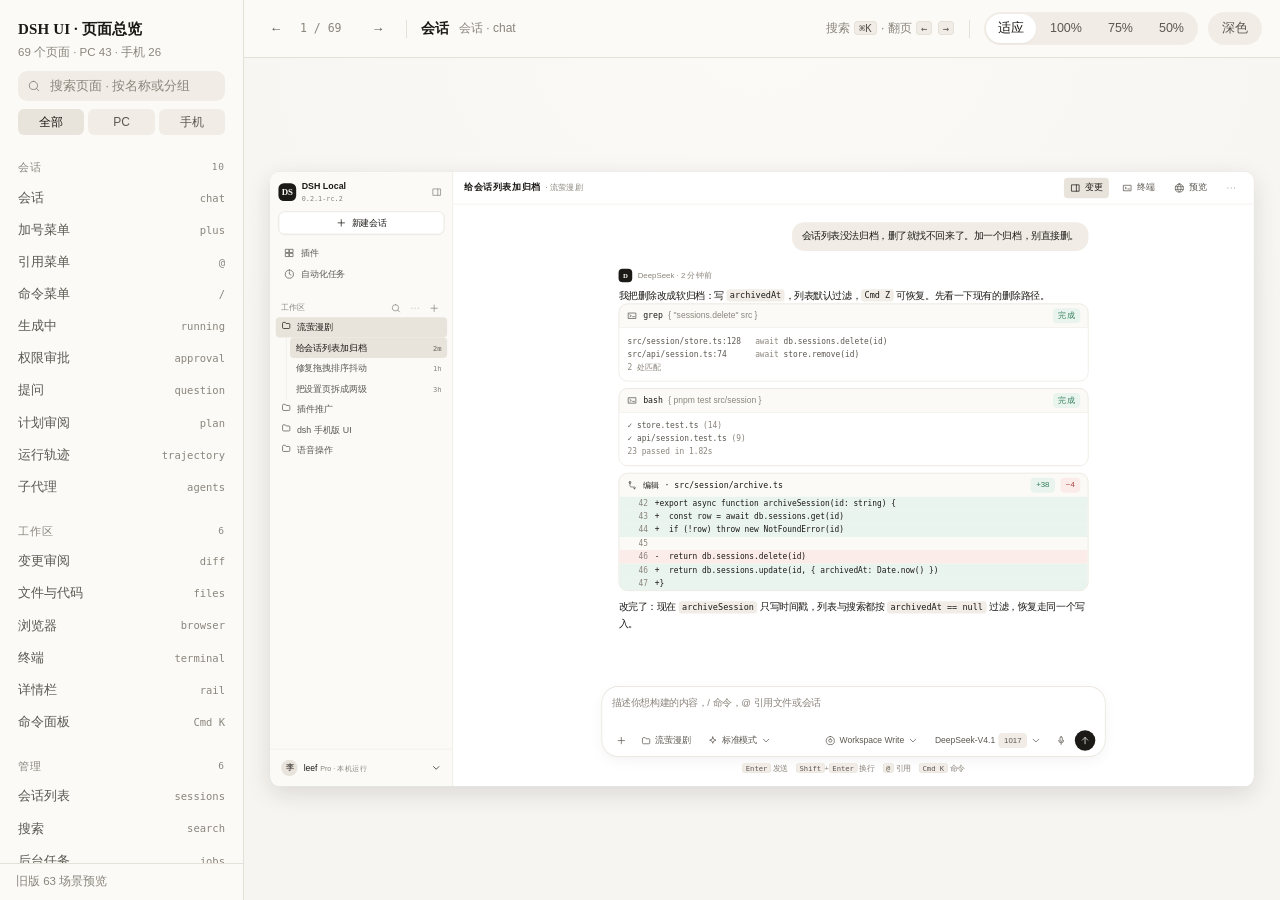
<file: index.html>
<!doctype html>
<html lang="zh-CN" data-theme="light">
<head>
<meta charset="utf-8">
<meta name="viewport" content="width=device-width, initial-scale=1">
<title>DSH UI · 页面总览</title>
<link rel="icon" href="data:,">
<link rel="stylesheet" href="ui.css">
</head>
<body>
<div class="app">
  <aside class="index">
    <div class="index-head">
      <div class="index-title">DSH UI · 页面总览</div>
      <div class="index-sub" id="index-sub">PC 与手机 · 浅色/深色</div>
      <div class="index-search">
        <svg class="icon icon-14" viewBox="0 0 24 24" aria-hidden="true"><path d="M11 4a7 7 0 1 0 0 14 7 7 0 0 0 0-14ZM20 20l-4.2-4.2"/></svg>
        <input id="page-search" type="search" placeholder="搜索页面 · 按名称或分组" aria-label="搜索页面">
      </div>
      <div class="index-filters">
        <button class="index-filter" data-filter="all" aria-pressed="true">全部</button>
        <button class="index-filter" data-filter="pc" aria-pressed="false">PC</button>
        <button class="index-filter" data-filter="mobile" aria-pressed="false">手机</button>
      </div>
    </div>
    <div class="index-list" id="index"></div>
    <div class="index-foot">
      <a href="./legacy.html">旧版 63 场景预览</a>
    </div>
  </aside>

  <div class="stage-wrap">
    <div class="toolbar">
      <button class="tool-btn" id="prev-page" aria-label="上一页" title="上一页（←）">←</button>
      <span class="toolbar-count" id="page-count">1 / 55</span>
      <button class="tool-btn" id="next-page" aria-label="下一页" title="下一页（→）">→</button>
      <div class="toolbar-divider"></div>
      <span class="toolbar-title" id="page-title">会话</span>
      <span class="toolbar-note" id="page-note">会话 · chat</span>
      <div class="toolbar-spacer"></div>
      <span class="toolbar-note hint">搜索 <kbd>⌘K</kbd> · 翻页 <kbd>←</kbd> <kbd>→</kbd></span>
      <div class="toolbar-divider"></div>
      <div class="seg" id="zoom-seg">
        <button data-device="fit" aria-pressed="true">适应</button>
        <button data-device="1" aria-pressed="false">100%</button>
        <button data-device="0.75" aria-pressed="false">75%</button>
        <button data-device="0.5" aria-pressed="false">50%</button>
      </div>
      <div class="seg">
        <button data-theme-toggle aria-pressed="false">深色</button>
      </div>
    </div>
    <div class="stage" id="stage"></div>
  </div>
</div>
<script src="ui.js"></script>
</body>
</html>
</file>
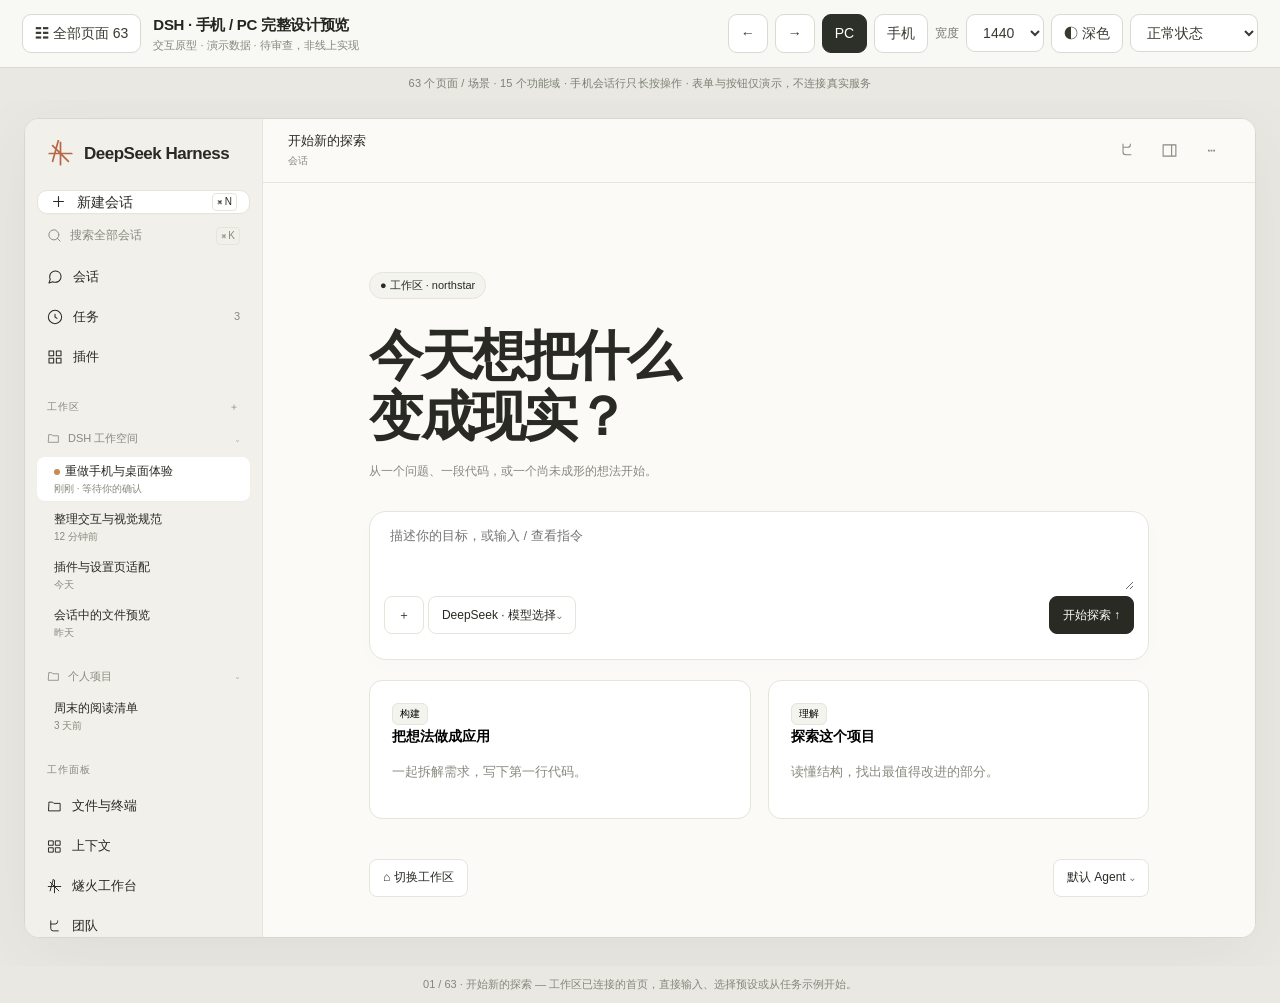
<file: legacy.html>
<!doctype html>
<html lang="zh-CN"><head><meta charset="utf-8"><meta name="viewport" content="width=device-width,initial-scale=1"><title>DSH · 完整 UI 设计浏览</title>
<style>
*{box-sizing:border-box}body{margin:0;font:14px/1.6 -apple-system,BlinkMacSystemFont,"Segoe UI","PingFang SC","Microsoft YaHei",sans-serif;background:#e9e8e3;color:#25251f}button,input,select,textarea{font:inherit}button,a,input,select,textarea{outline-offset:3px}button{cursor:pointer}button:focus-visible,a:focus-visible{outline:2px solid #b96d4e}button:disabled{opacity:.45;cursor:not-allowed}button svg{pointer-events:none}svg{flex-shrink:0}.reviewbar{min-height:68px;background:#f8f8f5;border-bottom:1px solid #d8d9d1;display:flex;align-items:center;justify-content:space-between;padding:10px 22px;gap:14px;position:sticky;top:0;z-index:150}.review-title{display:flex;align-items:center;gap:12px}.review-title strong{font-size:15px;letter-spacing:-.3px}.review-title small{display:block;font-size:11px;color:#85877c}.review-tools{display:flex;gap:7px;align-items:center;flex-wrap:wrap}.review-tools button,.review-tools select,.catalog-button{min-height:38px;border:1px solid #d9dbd2;border-radius:9px;background:#fff;color:#383a32;padding:7px 12px}.review-tools .active{background:#2d3028;color:#fff;border-color:#2d3028}.review-tools label{font-size:12px;color:#76796d}.previewnote{padding:7px 20px;text-align:center;font-size:11px;color:#7c8073;letter-spacing:.2px}.canvas{padding:18px 24px 28px;overflow:auto;display:flex;justify-content:flex-start;align-items:flex-start;min-height:calc(100vh - 105px)}.device{--bg:#fbfaf7;--surface:#fff;--sidebar:#f1f0eb;--ink:#292a24;--muted:#88897e;--line:#e5e5dc;--subtle:#f4f4ee;--accent:#b86847;--accent-soft:#f5e7de;--green:#4e7355;--green-soft:#eaf0e7;position:relative;background:var(--bg);color:var(--ink);height:820px;min-height:560px;border:1px solid #d7d9d0;box-shadow:0 16px 70px #383d2310;border-radius:15px;overflow:hidden;margin:0 auto;flex-shrink:0;transition:width .2s}.device.dark{--bg:#1e1f1b;--surface:#272923;--sidebar:#191b17;--ink:#eeefe6;--muted:#9b9f92;--line:#3b3e34;--subtle:#2d3028;--accent:#dd9a75;--accent-soft:#403025;--green:#a4c397;--green-soft:#283629;border-color:#45493c}.device:not(.mobile){max-width:100%;min-width:970px}.product-layout{height:100%;display:grid;grid-template-columns:238px minmax(0,1fr);position:relative}.sidebar{background:var(--sidebar);border-right:1px solid var(--line);display:flex;flex-direction:column;min-width:0;padding:17px 12px 12px;overflow:auto;scrollbar-width:thin}.brand{display:flex;align-items:center;gap:10px;font-weight:650;font-size:17px;letter-spacing:-.5px;padding:4px 9px 22px}.brandmark{color:var(--accent);width:28px;height:28px;display:grid;place-items:center}.sidebar .new-chat{height:43px;display:flex;gap:10px;align-items:center;background:var(--surface);border:1px solid var(--line);border-radius:10px;padding:0 12px;color:var(--ink);box-shadow:0 1px 1px #171c1403}.sidebar-search{display:flex;align-items:center;gap:8px;padding:12px 10px;color:var(--muted);font-size:12px;cursor:pointer}.shortcut{margin-left:auto;font-size:10px;border:1px solid var(--line);border-radius:4px;padding:0 4px}.nav-link{display:flex;align-items:center;gap:10px;min-height:40px;padding:8px 10px;border:0;background:transparent;color:var(--ink);border-radius:8px;width:100%;text-align:left;font-size:13px;text-decoration:none}.nav-link:hover,.session-row:hover{background:var(--subtle)}.nav-link.selected{background:var(--line)}.nav-link .count{margin-left:auto;color:var(--muted);font-size:11px}.nav-section-label{color:var(--muted);font-size:10px;letter-spacing:1px;padding:22px 10px 8px;text-transform:uppercase;display:flex;align-items:center;gap:7px}.workspace-label{padding:7px 10px;color:var(--muted);font-size:11px;display:flex;align-items:center;gap:8px}.workspace-label small{margin-left:auto}.session-row{position:relative;display:flex;align-items:center;border-radius:8px;min-height:44px;margin:2px 0}.session-row.current{background:var(--surface);box-shadow:0 1px 2px #171c1405}.session-main{flex:1;min-width:0;border:0;background:transparent;color:var(--ink);text-align:left;padding:9px 10px 9px 17px;font-size:12px;line-height:1.5}.session-main .title{display:block;overflow:hidden;text-overflow:ellipsis;white-space:nowrap;max-width:170px}.session-main .meta{display:block;font-size:10px;color:var(--muted);margin-top:1px}.dot{width:6px;height:6px;display:inline-block;background:var(--green);border-radius:50%;margin-right:5px}.dot.waiting{background:#c78c4a}.row-tools{opacity:0;margin-right:3px}.session-row:hover .row-tools,.row-tools:focus-within{opacity:1}.sidebar-bottom{margin-top:auto;padding-top:22px}.sidebar-bottom .profile{border-top:1px solid var(--line);padding:15px 6px 0;margin-top:12px;display:flex;align-items:center;gap:9px;font-size:12px}.profile small{display:block;color:var(--muted);font-size:10px}.app-main{min-width:0;height:100%;display:flex;flex-direction:column;background:var(--bg);position:relative}.app-header{height:64px;min-height:64px;border-bottom:1px solid var(--line);display:flex;align-items:center;padding:0 25px;gap:10px}.app-header .header-title{font-weight:540;font-size:13px;min-width:0;white-space:nowrap;overflow:hidden;text-overflow:ellipsis}.header-subtitle{font-size:10px;color:var(--muted);font-weight:400;margin-top:2px}.header-actions{margin-left:auto;display:flex;gap:4px;align-items:center}.icon-btn{border:0;background:transparent;color:var(--muted);border-radius:8px;min-width:38px;min-height:38px;display:inline-grid;place-items:center;padding:7px}.icon-btn:hover{background:var(--subtle);color:var(--ink)}.phone-menu{display:none}.app-body{flex:1;min-height:0;overflow:auto;padding:35px clamp(24px,4vw,72px);scrollbar-width:thin;position:relative}.body-inner{max-width:930px;margin:0 auto}.app-body.chat-page .body-inner{max-width:780px}.page-heading{margin:0 0 24px}.page-heading h1,h1.page-heading{font-size:26px;line-height:1.3;font-weight:580;letter-spacing:-.9px;margin:0 0 10px}.page-heading h2{font-size:23px;font-weight:580;margin:0 0 8px;letter-spacing:-.7px}.page-heading p{font-size:12px;color:var(--muted);margin:7px 0}.subtle{color:var(--muted);font-size:12px}.stack{display:flex;flex-direction:column;gap:14px}.card{padding:20px 22px;border:1px solid var(--line);border-radius:13px;background:var(--surface);margin-bottom:16px;min-width:0}.card p{font-size:13px;line-height:1.85}.card h3,.card h4{margin:0 0 9px;font-size:14px;font-weight:600}.cardhead{display:flex;gap:12px;align-items:center;justify-content:space-between;margin-bottom:16px}.cardhead h3{margin:0}.list-row{display:flex;align-items:center;gap:13px;min-height:62px;padding:13px 2px;border-bottom:1px solid var(--line)}.list-row:last-child{border-bottom:0}.row-main{flex:1;min-width:0}.row-title{font-size:13px;font-weight:540;overflow-wrap:anywhere}.row-desc{font-size:11px;color:var(--muted);line-height:1.7;margin-top:3px}.badge,.pill{display:inline-flex;align-items:center;gap:5px;border:1px solid var(--line);background:var(--subtle);border-radius:6px;padding:2px 7px;font-size:10px;white-space:nowrap;font-weight:450}.badge.success,.badge.green{color:var(--green);background:var(--green-soft);border-color:transparent}.badge.warning,.badge.warn{color:var(--accent);background:var(--accent-soft);border-color:transparent}.pill{border-radius:20px;font-size:11px;padding:4px 10px}.btn{border:1px solid var(--line);background:var(--surface);color:var(--ink);padding:8px 13px;border-radius:8px;min-height:38px;font-size:12px;display:inline-flex;gap:7px;align-items:center;justify-content:center;text-decoration:none}.btn:hover{background:var(--subtle)}.btn.primary,.primary.btn{background:var(--ink);color:var(--bg);border-color:var(--ink)}.btn.danger{color:#b6654d}.btn.small{padding:5px 9px;min-height:31px;font-size:11px}.field{width:100%;padding:10px 12px;min-height:42px;background:var(--bg);color:var(--ink);border:1px solid var(--line);border-radius:8px}textarea.field{min-height:104px;resize:vertical}label{font-size:12px}label .field{margin-top:7px}.form-row{display:flex;align-items:center;justify-content:space-between;gap:20px;padding:14px 0;border-bottom:1px solid var(--line);min-width:0}.form-row:last-child{border:0}.form-row>div{min-width:0}.form-row select,.form-row input:not([type=checkbox]):not([type=radio]){max-width:230px}.field-grid{display:grid;grid-template-columns:1fr 1fr;gap:17px;margin:14px 0}.toggle{appearance:none;width:34px;height:20px;min-width:34px;border:0;border-radius:20px;background:var(--line);position:relative;cursor:pointer;transition:.18s}.toggle:after{content:"";position:absolute;left:3px;top:3px;width:14px;height:14px;background:#fff;border-radius:50%;transition:.18s}.toggle:checked{background:var(--green)}.toggle:checked:after{transform:translateX(14px)}input[type=checkbox]:not(.toggle),input[type=radio]{accent-color:var(--accent);width:16px;height:16px;vertical-align:middle;margin-right:8px}.code,pre{font:11px/1.9 ui-monospace,SFMono-Regular,Consolas,monospace;background:var(--subtle);padding:17px;border-radius:9px;overflow:auto;color:var(--ink);white-space:pre;tab-size:2}.code .plus,.diff-add{color:var(--green);background:var(--green-soft)}.code .minus,.diff-remove{color:#bd7b69;background:var(--accent-soft)}.progress{height:5px;background:var(--line);border-radius:8px;overflow:hidden;margin:12px 0}.progress>span,.progress>i{display:block;height:100%;background:var(--accent);border-radius:8px}.avatar{width:32px;height:32px;min-width:32px;border-radius:9px;background:var(--subtle);color:var(--ink);display:inline-grid;place-items:center;font-weight:600;font-size:11px}.metric-grid{display:grid;grid-template-columns:repeat(3,1fr);gap:13px;margin:18px 0}.metric-grid>div{border:1px solid var(--line);padding:18px;border-radius:10px;background:var(--surface)}.metric-grid strong{display:block;font-size:23px;line-height:1.3;font-weight:530;letter-spacing:-.7px}.metric-grid small{font-size:10px;color:var(--muted)}.empty-state{text-align:center;padding:60px 22px;color:var(--muted)}.empty-state h2,.empty-state h3{color:var(--ink);font-size:20px;font-weight:550}.divider{height:1px;background:var(--line);margin:20px 0}.table-wrap{overflow:auto;border:1px solid var(--line);border-radius:10px;margin:16px 0}table{border-collapse:collapse;width:100%;font-size:12px;white-space:nowrap}th{text-align:left;font-size:10px;font-weight:500;background:var(--subtle);color:var(--muted)}td,th{padding:12px 14px;border-bottom:1px solid var(--line)}tr:last-child td{border:0}.message{margin:0 0 28px;font-size:13px;line-height:1.95}.message.user{margin-left:15%;padding:15px 19px;background:var(--subtle);border-radius:16px 16px 4px 16px}.message.assistant{padding:4px 0}.prose p{margin:10px 0}.prose h2{font-size:18px;font-weight:600;margin-top:24px}.prose h3{font-size:15px}.prose li{margin:6px 0}.message blockquote{border-left:2px solid var(--accent);color:var(--muted);padding-left:14px;margin:18px 0}.message-actions{display:flex;gap:5px;margin-top:12px;color:var(--muted)}.tool-card{border:1px solid var(--line);border-radius:9px;overflow:hidden;margin:14px 0;background:var(--surface)}.tool-card summary{padding:11px 14px;cursor:pointer;font-size:11px}.tool-card pre{margin:0;border-radius:0;font-size:10px}.composer-wrap{padding:10px 28px 17px;flex-shrink:0}.composer{max-width:780px;margin:auto;border:1px solid var(--line);border-radius:17px;background:var(--surface);box-shadow:0 5px 20px #101b0c04;padding:13px 14px 9px}.composer textarea{width:100%;min-height:43px;max-height:150px;border:0;background:transparent;color:var(--ink);resize:vertical;font-size:13px;outline:0;padding:1px 6px}.composer-row{display:flex;gap:6px;align-items:center}.composer .pill{border:0;background:transparent;color:var(--muted);cursor:pointer}.send{border:0;background:var(--ink);color:var(--bg);border-radius:50%;width:33px;height:33px;margin-left:auto;display:grid;place-items:center}.composer-footnote{text-align:center;font-size:9px;color:var(--muted);margin:7px auto 0}.composer-locked{text-align:center;font-size:11px;color:var(--muted);padding:14px;border-top:1px solid var(--line)}.home-welcome{text-align:center;padding:60px 0 35px}.home-welcome h1{font-size:36px;letter-spacing:-1.6px;font-weight:500}.home-welcome .brandmark{margin:auto;width:50px;height:50px;font-size:40px}.home-welcome p{color:var(--muted)}.suggestions{display:flex;justify-content:center;gap:10px;flex-wrap:wrap;margin:24px 0}.suggestions .btn{border-radius:20px;background:transparent;font-size:11px}.file-tree{font:12px/2.15 ui-monospace,monospace}.file-tree .folder{color:var(--muted)}.terminal-screen{background:#171c18;color:#c7d6be;padding:22px;border-radius:11px;font:11px/2 ui-monospace,monospace;min-height:300px;overflow:auto}.terminal-screen .muted{color:#6f826b}.terminal-screen .accent{color:#b6ce8c}.split-grid{display:grid;grid-template-columns:minmax(0,1fr) minmax(0,1fr);gap:14px}.split-grid>*{min-width:0}.file-preview{background:var(--subtle);border-radius:10px;padding:24px;min-height:250px}.tabbar{display:flex;gap:5px;border-bottom:1px solid var(--line);padding-bottom:10px;margin-bottom:20px;overflow:auto;white-space:nowrap}.tabbar button{background:transparent;border:0;color:var(--muted);padding:8px 12px;border-radius:7px;font-size:12px}.tabbar .active{background:var(--subtle);color:var(--ink)}.status-state{margin:20px auto;max-width:650px;padding:20px;border:1px solid var(--line);border-radius:12px;background:var(--surface)}.status-state h3{margin:0 0 8px;font-weight:550;font-size:16px}.skeleton{height:12px;background:var(--line);border-radius:4px;margin:12px 0;animation:pulse 1.5s infinite}.skeleton:nth-child(2){width:80%}.skeleton:nth-child(3){width:60%}@keyframes pulse{50%{opacity:.4}}.device[data-state=readonly] .composer textarea{pointer-events:none;opacity:.5}.right-panel{display:none;width:320px;background:var(--surface);border-left:1px solid var(--line);min-height:0;overflow:auto}.device.panel-open .product-layout{grid-template-columns:238px minmax(250px,1fr) 320px}.device.panel-open .right-panel{display:block}.right-panel .panel-top{height:64px;display:flex;align-items:center;padding:0 14px;gap:6px;border-bottom:1px solid var(--line);font-size:12px}.right-panel .panel-top .icon-btn{margin-left:auto}.panel-tabs{display:flex;padding:10px;gap:5px}.panel-tabs .btn{flex:1;font-size:10px;padding:5px}.right-panel-content{padding:12px;font-size:12px}.right-panel-content .page-heading{display:none}.right-panel-content .card{padding:12px}.right-panel-content .split-grid,.right-panel-content .field-grid{grid-template-columns:1fr}.sidebar-scrim{display:none}.rowmenu{display:none;position:absolute;width:218px;background:var(--surface);border:1px solid var(--line);border-radius:11px;padding:5px;box-shadow:0 13px 45px #131c1026;z-index:100}.rowmenu.open{display:block}.rowmenu button{width:100%;min-height:40px;border:0;background:transparent;color:var(--ink);border-radius:7px;text-align:left;padding:8px 11px;font-size:12px;display:flex;align-items:center;gap:12px}.rowmenu button:hover{background:var(--subtle)}.rowmenu .danger{color:#b96e57}.rowmenu .divider{margin:4px 6px}.toast{position:absolute;bottom:26px;left:50%;transform:translateX(-50%);background:var(--ink);color:var(--bg);border-radius:10px;padding:10px 17px;max-width:90%;white-space:normal;z-index:130;box-shadow:0 5px 20px #1112;font-size:12px;display:none}.toast.open{display:block}.modal-layer{display:none;position:absolute;inset:0;background:#10170f44;align-items:center;justify-content:center;padding:18px;z-index:110}.modal-layer.open{display:flex}.modal{background:var(--surface);color:var(--ink);padding:24px;border-radius:15px;border:1px solid var(--line);width:420px;max-width:100%;box-shadow:0 15px 80px #0003}.modal h2{font-size:19px;margin:0 0 8px}.modal .buttons{display:flex;justify-content:flex-end;gap:8px;margin-top:20px}.phone-status{display:none}.catalog{display:none;position:fixed;inset:68px auto 0 0;width:325px;background:#f8f8f5;box-shadow:10px 0 35px #1111;z-index:145;padding:17px;overflow:auto}.catalog.open{display:block}.catalog input{width:100%;border:1px solid #d9dbd2;background:#fff;padding:10px 12px;border-radius:9px}.catalog header{display:flex;align-items:center;justify-content:space-between;margin-bottom:14px}.catalog small{font-size:11px;color:#929486}.catalog h3{font-size:10px;color:#8b8d80;letter-spacing:1px;text-transform:uppercase;margin:21px 8px 6px}.catalog button.page-link{width:100%;text-align:left;display:flex;gap:10px;align-items:center;padding:9px 10px;border:0;background:transparent;border-radius:7px;color:#3e4136;font-size:12px}.catalog button.page-link:hover,.catalog button.page-link.active{background:#e8ebdf}.catalog .number{color:#a1a58f;font-size:10px;min-width:22px}.catalog details{margin-top:25px;border-top:1px solid #ddd;padding-top:15px;font-size:11px}.catalog details a{display:block;color:#878b7d;padding:4px;text-decoration:none}.catalog details a:hover{color:#252c1c}.catalog-overlay{display:none;position:fixed;inset:68px 0 0;background:#20241822;z-index:140}.catalog-overlay.open{display:block}.caption{text-align:center;padding:10px 20px;font-size:11px;color:#84877a}.mobile{border:7px solid #34372f;border-radius:37px;height:844px;max-width:100%;}.mobile .phone-status{display:flex;align-items:center;justify-content:space-between;height:26px;padding:3px 20px 0;background:var(--bg);font-size:10px;font-weight:650}.mobile .product-layout{height:calc(100% - 26px);grid-template-columns:1fr!important}.mobile .sidebar{position:absolute;inset:0 auto 0 0;width:calc(100% - 43px);max-width:320px;z-index:80;transform:translateX(-105%);transition:transform .2s;padding-top:16px;box-shadow:8px 0 30px #1112}.mobile.drawer-open .sidebar{transform:translateX(0)}.mobile.drawer-open .sidebar-scrim{display:block;position:absolute;inset:0;background:#141d133b;z-index:75;border:0}.mobile .app-main{grid-column:1;grid-row:1}.mobile .phone-menu{display:inline-grid}.mobile .app-header{height:55px;min-height:55px;padding:0 10px;gap:5px}.mobile .header-title{max-width:210px;font-size:12px}.mobile .header-subtitle{font-size:9px}.mobile .header-actions .desktop-only{display:none}.mobile .app-body{padding:24px 20px}.mobile .app-body .page-heading h1,.mobile h1.page-heading{font-size:23px}.mobile .app-body h1{font-size:28px!important;line-height:1.3!important;letter-spacing:-1px!important}.mobile .field-grid,.mobile .split-grid{grid-template-columns:1fr}.mobile .metric-grid{gap:7px}.mobile .metric-grid>div{padding:12px 9px}.mobile .metric-grid strong{font-size:19px}.mobile .card{padding:17px}.mobile .form-row{gap:12px}.mobile .form-row select,.mobile .form-row input:not([type=checkbox]):not([type=radio]){max-width:145px}.mobile .row-tools{display:none!important}.mobile .session-main .title{max-width:230px}.mobile .session-row{min-height:48px}.mobile .icon-btn{min-width:44px;min-height:44px}.mobile .btn{min-height:44px}.mobile .btn.small{min-height:36px}.mobile .composer-wrap{padding:8px 12px 20px}.mobile .composer{border-radius:16px;padding:12px 10px 8px}.mobile .composer .pill{font-size:10px;padding:4px}.mobile .composer-footnote{font-size:8px}.mobile .home-welcome{padding:50px 0 20px}.mobile .home-welcome h1{font-size:28px}.mobile .suggestions{gap:7px}.mobile .suggestions .btn{font-size:10px;min-height:34px}.mobile .right-panel{position:absolute;inset:0;width:100%;z-index:85}.mobile.panel-open .right-panel{display:block}.mobile .rowmenu button{min-height:44px}.mobile .rowmenu{width:216px}.mobile .modal-layer{padding:20px}.mobile .modal{padding:22px}.mobile .message.user{margin-left:9%;font-size:12px}.mobile .message{font-size:12px}.mobile .terminal-screen{padding:14px;font-size:10px}.mobile .table-wrap{margin-left:0;margin-right:0}.mobile .home-indicator{position:absolute;bottom:5px;left:35%;right:35%;height:4px;border-radius:10px;background:var(--ink);opacity:.6;z-index:140;pointer-events:none}@media(max-width:650px){.reviewbar{padding:10px 12px;align-items:flex-start;flex-direction:column;gap:8px}.review-title strong{font-size:13px}.review-title small{font-size:10px}.review-tools{gap:5px;width:100%}.review-tools button,.review-tools select,.catalog-button{padding:6px 8px;min-height:34px;font-size:11px}.review-tools label{display:none}.previewnote{font-size:10px;padding:7px 10px}.canvas{padding:10px 5px 20px}.catalog,.catalog-overlay{top:113px}.device.mobile{height:800px}.caption{font-size:10px}}@media(prefers-reduced-motion:reduce){*{animation:none!important;transition:none!important}}
</style></head><body>
<header class="reviewbar"><div class="review-title"><button class="catalog-button" id="catalog-toggle">☷ 全部页面 <span id="page-count"></span></button><div><strong>DSH · 手机 / PC 完整设计预览</strong><small>交互原型 · 演示数据 · 待审查，非线上实现</small></div></div><div class="review-tools"><button id="prev-page" title="上一页">←</button><button id="next-page" title="下一页">→</button><button id="desktop-button" class="active">PC</button><button id="mobile-button">手机</button><label for="width-select">宽度</label><select id="width-select" aria-label="预览宽度"><option>1024</option><option selected>1440</option><option>1920</option><option>320</option><option>390</option><option>430</option></select><button id="theme-button">◐ 深色</button><select id="state-select" aria-label="页面状态"><option value="normal">正常状态</option><option value="loading">加载中</option><option value="empty">空状态</option><option value="error">失败 / 重试</option><option value="offline">连接中断</option><option value="readonly">只读 / 无权限</option></select></div></header>
<div class="previewnote" id="overview-note"></div><div class="catalog-overlay" id="catalog-overlay"></div><aside class="catalog" id="catalog"><header><strong>全部功能与页面</strong><button class="catalog-button" id="catalog-close">关闭</button></header><input id="page-search" placeholder="搜索页面、功能或分类…" aria-label="搜索设计页面"><div id="catalog-pages"></div><details><summary>离线包与旧稿对照</summary><p>新版63页及旧稿对照位于离线包。旧稿未通过审查。</p><a href="https://suihuo-mj.oss-cn-hangzhou.aliyuncs.com/suihuo-mj/ui-preview/20261022-18c7a640-4febb2/DSH-UI-HTML-preview.zip">下载完整离线包</a><div id="legacy-pages"></div></details></aside>
<main class="canvas"><div id="device" class="device" style="width:1440px"><div class="phone-status"><span>9:41</span><span>◉ ▰</span></div><div class="product-layout"><button class="sidebar-scrim" aria-label="关闭导航"></button><aside class="sidebar" id="sidebar"></aside><section class="app-main"><header class="app-header" id="app-header"></header><div class="app-body" id="app-body"><div class="body-inner" id="page-body"></div></div><div id="composer-area"></div></section><aside class="right-panel"><div class="panel-top"><strong>工作面板</strong><button class="icon-btn" data-action="close-panel" aria-label="关闭面板">×</button></div><div class="panel-tabs"><button class="btn" data-panel="files">文件</button><button class="btn" data-panel="terminal">终端</button><button class="btn" data-panel="deliverables">交付</button></div><div class="right-panel-content" id="right-panel-content"></div></aside></div><div class="rowmenu" id="row-menu"></div><div class="modal-layer" id="modal-layer"><div class="modal" id="modal" role="dialog" aria-modal="true"></div></div><div class="toast" id="toast" role="status"></div><div class="home-indicator"></div></div></main><footer class="caption" id="page-caption"></footer>
<script id="page-data" type="application/json">{"pages":[{"id":"home","title":"开始新的探索","category":"会话","description":"工作区已连接的首页，直接输入、选择预设或从任务示例开始。","body":"\u003csection style=\"max-width:780px;margin:6vh auto\">\u003cdiv class=\"pill\">● 工作区 · northstar\u003c/div>\u003ch1 style=\"font-size:clamp(32px,5vw,54px);letter-spacing:-.045em;line-height:1.12;margin:26px 0 16px\">今天想把什么\u003cbr>变成现实？\u003c/h1>\u003cp class=\"subtle\">从一个问题、一段代码，或一个尚未成形的想法开始。\u003c/p>\u003cdiv class=\"composer\" style=\"margin:30px 0 20px\">\u003ctextarea class=\"field\" rows=\"3\" placeholder=\"描述你的目标，或输入 / 查看指令\" aria-label=\"新会话消息\">\u003c/textarea>\u003cdiv class=\"cardhead\">\u003cdiv>\u003cbutton class=\"btn\" data-route=\"attachments\" aria-label=\"添加附件\">＋\u003c/button> \u003cbutton class=\"btn\" data-route=\"models\">DeepSeek · 模型选择⌄\u003c/button>\u003c/div>\u003cbutton class=\"btn primary\" data-route=\"chat\">开始探索 ↑\u003c/button>\u003c/div>\u003c/div>\u003cdiv class=\"field-grid\">\u003cbutton class=\"card\" data-route=\"chat\" style=\"text-align:left\">\u003cspan class=\"badge\">构建\u003c/span>\u003ch3>把想法做成应用\u003c/h3>\u003cp class=\"subtle\">一起拆解需求，写下第一行代码。\u003c/p>\u003c/button>\u003cbutton class=\"card\" data-route=\"files\" style=\"text-align:left\">\u003cspan class=\"badge\">理解\u003c/span>\u003ch3>探索这个项目\u003c/h3>\u003cp class=\"subtle\">读懂结构，找出最值得改进的部分。\u003c/p>\u003c/button>\u003c/div>\u003cdiv class=\"cardhead\" style=\"margin-top:24px\">\u003cbutton class=\"btn\" data-route=\"directory\">⌂ 切换工作区\u003c/button>\u003cbutton class=\"btn\" data-route=\"presets\">默认 Agent ⌄\u003c/button>\u003c/div>\u003c/section>"},{"id":"chat","title":"会话 · 设计系统","category":"会话","description":"完整的消息阅读、代码展示、引用和回复入口。","body":"\u003cdiv class=\"cardhead\">\u003cdiv>\u003ch1 class=\"page-heading\">为 Northstar 建立设计系统\u003c/h1>\u003cspan class=\"subtle\">northstar / web · 最近编辑于 14:32\u003c/span>\u003c/div>\u003cbutton class=\"btn\" data-route=\"split\">打开资源面板 ↗\u003c/button>\u003c/div>\u003cdiv class=\"stack\" style=\"max-width:820px;margin:32px auto\">\u003carticle class=\"message user\">\u003cdiv class=\"avatar\">你\u003c/div>\u003cdiv class=\"prose\">\u003cp>把现有页面整理成统一的设计系统，先看看按钮和表单。\u003c/p>\u003cspan class=\"pill\">⌘ src/components\u003c/span>\u003c/div>\u003c/article>\u003carticle class=\"message assistant\">\u003cdiv class=\"avatar\">✳\u003c/div>\u003cdiv class=\"prose\">\u003cp>我检查了现有组件，建议先统一 \u003cstrong>层级、间距和交互状态\u003c/strong>。按钮保留三种强调程度，表单使用一致的标签与错误提示。\u003c/p>\u003cdiv class=\"tool-card\">\u003cdiv class=\"cardhead\">\u003cstrong>✓ 已阅读 6 个组件\u003c/strong>\u003cbutton class=\"btn\" data-route=\"tools\">查看过程\u003c/button>\u003c/div>\u003cp class=\"subtle\">Button · TextField · Select · Modal · Tabs · Toast\u003c/p>\u003c/div>\u003cpre class=\"code\">\u003ccode>&lt;Button variant=\"primary\"&gt;保存更改&lt;/Button&gt;\n&lt;TextField label=\"项目名称\" hint=\"便于团队识别\" /&gt;\u003c/code>\u003c/pre>\u003cp>下一步会先完善按钮的禁用、加载与键盘焦点，再将表单迁移到同一套规则。\u003c/p>\u003cdiv>\u003cbutton class=\"btn\" data-action=\"已复制这条回复\">复制\u003c/button> \u003cbutton class=\"btn\" data-route=\"feedback\">反馈\u003c/button> \u003cbutton class=\"btn\" data-action=\"打开分叉会话演示\">从这里分叉\u003c/button>\u003c/div>\u003c/div>\u003c/article>\u003cdiv class=\"composer\">\u003ctextarea class=\"field\" rows=\"2\" placeholder=\"继续追问，或输入 / 指令、@ 引用\">\u003c/textarea>\u003cdiv class=\"cardhead\">\u003cdiv>\u003cbutton class=\"btn\" data-route=\"attachments\">＋ 附件\u003c/button> \u003cbutton class=\"btn\" data-route=\"voice\">◉ 语音\u003c/button>\u003c/div>\u003cbutton class=\"btn primary\" data-route=\"running\">发送 ↑\u003c/button>\u003c/div>\u003c/div>\u003c/div>"},{"id":"running","title":"正在执行","category":"会话","description":"流式回复、工具活动、当前计划与排队消息同时可见。","body":"\u003cdiv class=\"cardhead\">\u003ch1 class=\"page-heading\">实现组件规范\u003c/h1>\u003cspan class=\"badge\">● 正在运行\u003c/span>\u003c/div>\u003carticle class=\"message user\">\u003cdiv class=\"avatar\">你\u003c/div>\u003cp>按这个方案实现，并检查现有调用是否兼容。\u003c/p>\u003c/article>\u003carticle class=\"message assistant\">\u003cdiv class=\"avatar\">✳\u003c/div>\u003cdiv class=\"prose\">\u003cdetails class=\"card\" open>\u003csummary>正在梳理组件依赖 · 12 秒\u003c/summary>\u003cp class=\"subtle\">先保留现有属性接口，再补齐视觉与键盘状态，避免影响调用方。\u003c/p>\u003c/details>\u003cdiv class=\"tool-card\">\u003cdiv class=\"cardhead\">\u003cstrong>⌘ 检索组件使用位置\u003c/strong>\u003cspan class=\"badge\">执行中\u003c/span>\u003c/div>\u003cpre class=\"code\">Button · 24 处调用\nTextField · 11 处调用\nModal · 正在检索…\u003c/pre>\u003c/div>\u003cp>按钮组件的公开属性可以保留。我正在把交互颜色映射到统一主题变量\u003cspan class=\"badge\">▍\u003c/span>\u003c/p>\u003c/div>\u003c/article>\u003cdiv class=\"card\">\u003cdiv class=\"cardhead\">\u003cstrong>本轮计划 · 2 / 4\u003c/strong>\u003cbutton class=\"btn\" data-route=\"plan-review\">展开\u003c/button>\u003c/div>\u003cp class=\"subtle\">✓ 检查现有实现　✓ 确认兼容范围\u003c/p>\u003cp>◉ 补齐组件状态　○ 运行针对性检查\u003c/p>\u003c/div>\u003cdiv class=\"composer\" style=\"margin-top:20px\">\u003ctextarea class=\"field\" rows=\"2\" placeholder=\"补充要求；运行时可排队或插话\">\u003c/textarea>\u003cdiv class=\"cardhead\">\u003cbutton class=\"btn\" data-route=\"queue\">队列 2\u003c/button>\u003cdiv>\u003cbutton class=\"btn\" data-action=\"消息已加入演示队列\">排队发送\u003c/button> \u003cbutton class=\"btn danger\" data-action=\"已停止当前演示轮次，队列保留\">■ 停止\u003c/button>\u003c/div>\u003c/div>\u003c/div>"},{"id":"approval","title":"等待你的授权","category":"交互","description":"清楚呈现即将执行的操作、目标和范围，由用户作出决定。","body":"\u003cdiv class=\"page-heading\">一个操作需要你的确认\u003c/div>\u003cp class=\"subtle\">会话仍保持打开。请检查下面的命令，再决定是否允许。\u003c/p>\u003cdiv class=\"card\" style=\"max-width:780px;margin:28px auto\">\u003cdiv class=\"cardhead\">\u003cspan class=\"badge\">待授权 · Shell\u003c/span>\u003cspan class=\"subtle\">当前会话\u003c/span>\u003c/div>\u003ch2>安装项目依赖\u003c/h2>\u003cp>Agent 请求运行以下命令，以便验证组件构建。\u003c/p>\u003cpre class=\"code\">\u003ccode>pnpm install --frozen-lockfile\u003c/code>\u003c/pre>\u003cdl class=\"stack\">\u003cdiv class=\"list-row\">\u003cdt class=\"row-main\">工作目录\u003c/dt>\u003cdd>\u003ccode>/workspace/northstar\u003c/code>\u003c/dd>\u003c/div>\u003cdiv class=\"list-row\">\u003cdt class=\"row-main\">预期操作\u003c/dt>\u003cdd>下载并安装依赖\u003c/dd>\u003c/div>\u003cdiv class=\"list-row\">\u003cdt class=\"row-main\">授权范围\u003c/dt>\u003cdd>仅本次操作\u003c/dd>\u003c/div>\u003c/dl>\u003cdiv class=\"divider\">\u003c/div>\u003cp class=\"subtle\">允许一次不会修改默认权限。拒绝后，Agent 会收到明确结果。\u003c/p>\u003cdiv class=\"cardhead\">\u003cbutton class=\"btn\" data-route=\"tools\">查看相关工具记录\u003c/button>\u003cdiv>\u003cbutton class=\"btn\" data-action=\"演示：已拒绝本次操作\">拒绝\u003c/button> \u003cbutton class=\"btn primary\" data-action=\"演示：仅允许本次操作\">允许一次\u003c/button>\u003c/div>\u003c/div>\u003c/div>\u003cdiv class=\"empty-state\">\u003cstrong>消息输入暂时等待授权结果\u003c/strong>\u003cp class=\"subtle\">此处不会自动选择，也不会将一次授权记成永久规则。\u003c/p>\u003c/div>"},{"id":"questions","title":"补充几个关键选择","category":"交互","description":"同一请求中的单选、多选和自由文本，完整保留未提交草稿。","body":"\u003cdiv class=\"cardhead\">\u003cdiv>\u003ch1 class=\"page-heading\">让实现更贴近你的预期\u003c/h1>\u003cp class=\"subtle\">共 3 个问题 · 提交后继续当前会话\u003c/p>\u003c/div>\u003cspan class=\"badge\">等待回答\u003c/span>\u003c/div>\u003cdiv class=\"stack\" style=\"max-width:760px;margin:24px auto\">\u003cfieldset class=\"card\">\u003clegend>01 · 优先支持哪种设备？\u003c/legend>\u003clabel class=\"list-row\">\u003cinput type=\"radio\" name=\"device\" checked> \u003cspan class=\"row-main\">\u003cstrong>手机优先\u003c/strong>\u003cspan class=\"row-desc\">先保证单手操作，再扩展桌面布局。\u003c/span>\u003c/span>\u003cspan class=\"badge\">推荐\u003c/span>\u003c/label>\u003clabel class=\"list-row\">\u003cinput type=\"radio\" name=\"device\"> \u003cspan>手机与桌面同时推进\u003c/span>\u003c/label>\u003c/fieldset>\u003cfieldset class=\"card\">\u003clegend>02 · 首批覆盖哪些状态？可多选\u003c/legend>\u003clabel class=\"list-row\">\u003cinput type=\"checkbox\" checked> 暗色主题\u003c/label>\u003clabel class=\"list-row\">\u003cinput type=\"checkbox\" checked> 加载与错误恢复\u003c/label>\u003clabel class=\"list-row\">\u003cinput type=\"checkbox\"> 复杂动画\u003c/label>\u003c/fieldset>\u003cdiv class=\"card\">\u003clabel class=\"form-row\">03 · 还有什么约束？\u003ctextarea class=\"field\" rows=\"3\" placeholder=\"例如：手机操作菜单仅长按打开\">手机端不保留三个操作图标，长按后在会话行附近显示小菜单。\u003c/textarea>\u003c/label>\u003c/div>\u003cdiv class=\"cardhead\">\u003cbutton class=\"btn\" data-action=\"回答草稿已保留，尚未提交\">稍后回答\u003c/button>\u003cbutton class=\"btn primary\" data-action=\"演示：已提交这组回答\">提交回答 →\u003c/button>\u003c/div>\u003c/div>"},{"id":"plan-review","title":"审阅实施计划","category":"交互","description":"在实施前核对步骤、验证范围与边界，提供明确的批准和修订入口。","body":"\u003cdiv class=\"cardhead\">\u003cdiv>\u003ch1 class=\"page-heading\">设计系统迁移计划\u003c/h1>\u003cp class=\"subtle\">计划审阅 · 需要你的决定\u003c/p>\u003c/div>\u003cspan class=\"pill\">4 个阶段\u003c/span>\u003c/div>\u003cdiv class=\"card prose\" style=\"max-width:820px;margin:24px auto\">\u003ch2>统一视觉，保留现有功能链路\u003c/h2>\u003cp>先从共享组件开始，逐步覆盖页面，避免一次性替换所有状态管理。\u003c/p>\u003col class=\"stack\">\u003cli>\u003cstrong>建立基础规范\u003c/strong>\u003cp class=\"subtle\">主题变量、文字层级、间距与焦点状态。\u003c/p>\u003c/li>\u003cli>\u003cstrong>重绘组件\u003c/strong>\u003cp class=\"subtle\">按钮、表单、菜单、弹窗及消息卡片。\u003c/p>\u003c/li>\u003cli>\u003cstrong>接入业务视图\u003c/strong>\u003cp class=\"subtle\">导航、聊天、设置与右侧资源面板。\u003c/p>\u003c/li>\u003cli>\u003cstrong>验证完整流程\u003c/strong>\u003cp class=\"subtle\">手机键盘、长按、提交失败恢复与桌面分栏。\u003c/p>\u003c/li>\u003c/ol>\u003cdiv class=\"divider\">\u003c/div>\u003ch3>验收依据\u003c/h3>\u003cp>每个可点击动作都应有真实能力来源；无能力时显示明确状态，不以静态截图代替功能验证。\u003c/p>\u003c/div>\u003cdiv class=\"card\">\u003clabel class=\"form-row\">需要调整的内容\u003ctextarea class=\"field\" rows=\"2\" placeholder=\"填写反馈后选择“修改计划”\">\u003c/textarea>\u003c/label>\u003cdiv class=\"cardhead\">\u003cbutton class=\"btn\" data-action=\"演示：计划反馈已交回修订\">修改计划\u003c/button>\u003cbutton class=\"btn primary\" data-action=\"演示：计划已批准\">批准并继续\u003c/button>\u003c/div>\u003c/div>"},{"id":"attachments","title":"附件与上传","category":"输入","description":"区分已就绪、上传中与失败附件，保留重试和移除入口。","body":"\u003ch1 class=\"page-heading\">把上下文一起带进来\u003c/h1>\u003cp class=\"subtle\">图片与文件按选择顺序排列。上传失败不会清空已经写好的消息。\u003c/p>\u003cdiv class=\"card\" style=\"border-style:dashed;text-align:center;padding:32px\">\u003cstrong>＋ 拖放文件到这里\u003c/strong>\u003cp class=\"subtle\">或选择本地文件；具体类型与大小限制由当前部署决定。\u003c/p>\u003cinput class=\"field\" type=\"file\" multiple aria-label=\"选择演示附件\">\u003c/div>\u003cdiv class=\"stack\" style=\"margin-top:20px\">\u003cdiv class=\"list-row card\">\u003cspan class=\"avatar\">▧\u003c/span>\u003cdiv class=\"row-main\">\u003cstrong class=\"row-title\">wireframe.png\u003c/strong>\u003cspan class=\"row-desc\">图片 · 248 KB\u003c/span>\u003c/div>\u003cspan class=\"badge\">✓ 已就绪\u003c/span>\u003cbutton class=\"btn\" data-route=\"preview-image\">预览\u003c/button>\u003cbutton class=\"btn\" data-action=\"演示：移除图片草稿\">移除\u003c/button>\u003c/div>\u003cdiv class=\"card\">\u003cdiv class=\"cardhead\">\u003cstrong>requirements.pdf\u003c/strong>\u003cspan class=\"badge\">上传中 · 64%\u003c/span>\u003c/div>\u003cprogress class=\"progress\" max=\"100\" value=\"64\">64%\u003c/progress>\u003cp class=\"subtle\">1.8 MB / 2.8 MB \u003cbutton class=\"btn\" data-action=\"演示：取消当前上传\">取消\u003c/button>\u003c/p>\u003c/div>\u003cdiv class=\"list-row card\">\u003cspan class=\"avatar\">!\u003c/span>\u003cdiv class=\"row-main\">\u003cstrong>research.csv\u003c/strong>\u003cspan class=\"row-desc\">上传失败 · 网络连接中断\u003c/span>\u003c/div>\u003cbutton class=\"btn primary\" data-action=\"演示：重新上传失败文件\">重试\u003c/button>\u003cbutton class=\"btn\" data-action=\"演示：移除失败附件\">移除\u003c/button>\u003c/div>\u003c/div>\u003cdiv class=\"composer\" style=\"margin-top:24px\">\u003ctextarea class=\"field\" rows=\"2\" placeholder=\"告诉我如何使用这些文件\">根据附件整理一份组件清单。\u003c/textarea>\u003cdiv class=\"cardhead\">\u003cspan class=\"subtle\">等待上传完成后可发送\u003c/span>\u003cbutton class=\"btn primary\" disabled>上传中…\u003c/button>\u003c/div>\u003c/div>"},{"id":"commands","title":"指令选择","category":"输入","description":"围绕正在输入的命令提供候选、说明和键盘提示。","body":"\u003ch1 class=\"page-heading\">指令，从输入处展开\u003c/h1>\u003cp class=\"subtle\">候选来自当前可用能力；选择命令后继续填写参数。\u003c/p>\u003cdiv style=\"max-width:740px;margin:35px auto\">\u003cdiv class=\"card\">\u003cinput class=\"field\" value=\"/\" aria-label=\"搜索指令\">\u003cdiv class=\"subtle\" style=\"margin:16px 0 8px\">常用指令\u003c/div>\u003cbutton class=\"list-row\" data-route=\"plan-review\" style=\"width:100%;text-align:left\">\u003cspan class=\"avatar\">≡\u003c/span>\u003cspan class=\"row-main\">\u003cstrong>/plan\u003c/strong>\u003cspan class=\"row-desc\">先整理方案，再开始实施\u003c/span>\u003c/span>\u003ckbd>↵\u003c/kbd>\u003c/button>\u003cbutton class=\"list-row\" data-route=\"models\" style=\"width:100%;text-align:left\">\u003cspan class=\"avatar\">◇\u003c/span>\u003cspan class=\"row-main\">\u003cstrong>/model\u003c/strong>\u003cspan class=\"row-desc\">选择当前会话使用的模型\u003c/span>\u003c/span>\u003c/button>\u003cbutton class=\"list-row\" data-route=\"skills\" style=\"width:100%;text-align:left\">\u003cspan class=\"avatar\">✳\u003c/span>\u003cspan class=\"row-main\">\u003cstrong>/skill\u003c/strong>\u003cspan class=\"row-desc\">按需加载可用技能\u003c/span>\u003c/span>\u003c/button>\u003cdiv class=\"divider\">\u003c/div>\u003cspan class=\"subtle\">↑ ↓ 选择　↵ 应用　Esc 关闭\u003c/span>\u003c/div>\u003cdiv class=\"composer\" style=\"margin-top:16px\">\u003cspan class=\"pill\">/plan ×\u003c/span>\u003ctextarea class=\"field\" rows=\"2\" placeholder=\"描述你希望规划的目标\">\u003c/textarea>\u003cdiv class=\"cardhead\">\u003cspan class=\"subtle\">命令模式 · 参数尚未提交\u003c/span>\u003cbutton class=\"btn primary\" data-action=\"演示：提交计划命令\">执行命令 ↑\u003c/button>\u003c/div>\u003c/div>\u003c/div>"},{"id":"references","title":"引用文件与会话","category":"输入","description":"在输入中插入结构化引用，保留来源、路径和候选类型。","body":"\u003ch1 class=\"page-heading\">让讨论有据可依\u003c/h1>\u003cp class=\"subtle\">输入 @ 搜索文件或会话。引用卡片与普通文字共同组成草稿。\u003c/p>\u003cdiv class=\"card\" style=\"max-width:760px;margin:26px auto\">\u003cinput class=\"field\" value=\"@button\" aria-label=\"搜索引用\">\u003cdiv class=\"cardhead\" style=\"margin-top:18px\">\u003cstrong>文件\u003c/strong>\u003cspan class=\"badge\">当前工作区\u003c/span>\u003c/div>\u003cbutton class=\"list-row\" data-action=\"演示：插入Button文件引用\" style=\"width:100%;text-align:left\">\u003cspan class=\"avatar\">⌘\u003c/span>\u003cspan class=\"row-main\">\u003cstrong>Button.tsx\u003c/strong>\u003cspan class=\"row-desc\">src/components/Button.tsx\u003c/span>\u003c/span>\u003ckbd>↵\u003c/kbd>\u003c/button>\u003cbutton class=\"list-row\" data-action=\"演示：插入按钮样式引用\" style=\"width:100%;text-align:left\">\u003cspan class=\"avatar\">#\u003c/span>\u003cspan class=\"row-main\">\u003cstrong>Button.module.css\u003c/strong>\u003cspan class=\"row-desc\">src/components/Button.module.css\u003c/span>\u003c/span>\u003c/button>\u003cdiv class=\"divider\">\u003c/div>\u003cstrong>会话\u003c/strong>\u003cbutton class=\"list-row\" data-action=\"演示：插入会话引用\" style=\"width:100%;text-align:left\">\u003cspan class=\"avatar\">◌\u003c/span>\u003cspan class=\"row-main\">\u003cstrong>按钮交互规范\u003c/strong>\u003cspan class=\"row-desc\">northstar · 昨天\u003c/span>\u003c/span>\u003c/button>\u003c/div>\u003cdiv class=\"composer\">\u003cp>请检查 \u003cbutton class=\"pill\" data-route=\"preview-document\">⌘ Button.tsx\u003c/button>，并参考 \u003cbutton class=\"pill\" data-route=\"chat\">◌ 按钮交互规范\u003c/button>。\u003c/p>\u003cdiv class=\"cardhead\">\u003cspan class=\"subtle\">引用保持独立，可预览或移除\u003c/span>\u003cbutton class=\"btn primary\" data-action=\"演示：发送包含引用的消息\">发送 ↑\u003c/button>\u003c/div>\u003c/div>"},{"id":"queue","title":"待处理消息","category":"运行","description":"区分发送中回显与已进入队列的消息，提供编辑、移除和插话。","body":"\u003cdiv class=\"cardhead\">\u003cdiv>\u003ch1 class=\"page-heading\">接下来处理\u003c/h1>\u003cp class=\"subtle\">当前轮次继续运行，队列消息会依次开始。\u003c/p>\u003c/div>\u003cspan class=\"badge\">2 条待处理\u003c/span>\u003c/div>\u003cdiv class=\"stack\" style=\"margin-top:24px\">\u003cdiv class=\"card\">\u003cdiv class=\"cardhead\">\u003cspan class=\"pill\">01 · 已排队\u003c/span>\u003cspan class=\"subtle\">14:34\u003c/span>\u003c/div>\u003cp>按钮完成后，把输入框的错误状态也补上。\u003c/p>\u003cdiv>\u003cbutton class=\"btn\" data-action=\"演示：进入队列消息编辑\">编辑\u003c/button> \u003cbutton class=\"btn\" data-action=\"演示：移除此条队列消息\">移除\u003c/button> \u003cbutton class=\"btn primary\" data-action=\"演示：将此条消息插入当前轮次\">现在插话 ↗\u003c/button>\u003c/div>\u003c/div>\u003cdiv class=\"card\">\u003cdiv class=\"cardhead\">\u003cspan class=\"pill\">02 · 正在编辑\u003c/span>\u003cspan class=\"subtle\">尚未保存\u003c/span>\u003c/div>\u003ctextarea class=\"field\" rows=\"2\">最后补一份手机端交互验收清单。\u003c/textarea>\u003cdiv class=\"cardhead\" style=\"margin-top:12px\">\u003cbutton class=\"btn\" data-action=\"演示：取消编辑并保留原消息\">取消\u003c/button>\u003cbutton class=\"btn primary\" data-action=\"演示：保存队列消息编辑\">保存更改\u003c/button>\u003c/div>\u003c/div>\u003cdiv class=\"card\" style=\"opacity:.65\">\u003cspan class=\"badge\">发送中…\u003c/span>\u003cp>请保留暗色模式。\u003c/p>\u003cp class=\"subtle\">等待 Host 队列记录到达后，才启用编辑与插话。\u003c/p>\u003cbutton class=\"btn\" disabled>编辑\u003c/button> \u003cbutton class=\"btn\" disabled>移除\u003c/button>\u003c/div>\u003c/div>"},{"id":"tools","title":"工具调用详情","category":"运行","description":"命令、输入输出、状态和相关文件在一张可展开记录中。","body":"\u003cdiv class=\"cardhead\">\u003cdiv>\u003ch1 class=\"page-heading\">工具执行记录\u003c/h1>\u003cp class=\"subtle\">本轮 4 次调用 · 演示数据\u003c/p>\u003c/div>\u003cbutton class=\"btn\" data-route=\"trajectory\">查看轨迹\u003c/button>\u003c/div>\u003cdetails class=\"tool-card\" open>\u003csummary>\u003cstrong>✓ Shell · 验证组件\u003c/strong> \u003cspan class=\"subtle\">1.2 秒\u003c/span>\u003c/summary>\u003cdiv class=\"cardhead\" style=\"margin:16px 0\">\u003cspan class=\"pill\">工作目录 /workspace/northstar\u003c/span>\u003cspan class=\"badge\">退出码 0\u003c/span>\u003c/div>\u003cpre class=\"code\">\u003ccode>$ pnpm test -- Button\n\nPASS  src/components/Button.test.tsx\n  ✓ renders all variants\n  ✓ preserves focus on keyboard activation\n  ✓ disables action while loading\n\nTests: 3 passed, 3 total\u003c/code>\u003c/pre>\u003cbutton class=\"btn\" data-action=\"演示：复制工具输出\">复制输出\u003c/button>\u003c/details>\u003cdetails class=\"tool-card\">\u003csummary>✓ 读取 · Button.tsx \u003cspan class=\"subtle\">124 行\u003c/span>\u003c/summary>\u003cpre class=\"code\">src/components/Button.tsx\n读取范围 1–124\u003c/pre>\u003cbutton class=\"btn\" data-route=\"preview-document\">打开文件\u003c/button>\u003c/details>\u003cdetails class=\"tool-card\">\u003csummary>✓ 修改 · Button.module.css \u003cspan class=\"subtle\">+18 −6\u003c/span>\u003c/summary>\u003cbutton class=\"btn\" data-route=\"diff\">查看变更\u003c/button>\u003c/details>\u003cdetails class=\"tool-card\">\u003csummary>! 网络检索 · 暂时失败\u003c/summary>\u003cp>外部服务未响应。失败记录保留在当前轮次中。\u003c/p>\u003cbutton class=\"btn\" data-action=\"演示：展开工具失败详情\">错误详情\u003c/button>\u003c/details>"},{"id":"workflow","title":"工作流执行","category":"运行","description":"以阶段和成员展示工作流状态，并可进入关联会话。","body":"\u003cdiv class=\"cardhead\">\u003cdiv>\u003ch1 class=\"page-heading\">组件审查工作流\u003c/h1>\u003cp class=\"subtle\">workflow-run · 本轮执行记录\u003c/p>\u003c/div>\u003cspan class=\"badge\">● 运行中\u003c/span>\u003c/div>\u003cdiv class=\"card\">\u003cdiv class=\"cardhead\">\u003cstrong>已完成 2 / 3 个阶段\u003c/strong>\u003cspan class=\"subtle\">演示执行\u003c/span>\u003c/div>\u003cprogress class=\"progress\" max=\"3\" value=\"2\">2/3\u003c/progress>\u003c/div>\u003cdiv class=\"stack\" style=\"margin-top:20px\">\u003cdiv class=\"card\">\u003cspan class=\"badge\">✓ 阶段一\u003c/span>\u003ch3>盘点组件\u003c/h3>\u003cdiv class=\"list-row\">\u003cspan class=\"avatar\">A\u003c/span>\u003cspan class=\"row-main\">组件目录分析\u003cspan class=\"row-desc\">完成 · 已识别共享入口\u003c/span>\u003c/span>\u003cbutton class=\"btn\" data-route=\"subagents\">查看会话 ↗\u003c/button>\u003c/div>\u003c/div>\u003cdiv class=\"card\">\u003cspan class=\"badge\">✓ 阶段二\u003c/span>\u003ch3>检查一致性\u003c/h3>\u003cp class=\"subtle\">成员已完成按钮、表单与弹层的独立检查。\u003c/p>\u003c/div>\u003cdiv class=\"card\">\u003cspan class=\"badge\">◉ 阶段三\u003c/span>\u003ch3>汇总修改建议\u003c/h3>\u003cdiv class=\"list-row\">\u003cspan class=\"avatar\">B\u003c/span>\u003cspan class=\"row-main\">审查汇总\u003cspan class=\"row-desc\">正在生成结论\u003c/span>\u003c/span>\u003cbutton class=\"btn\" data-route=\"chat\">打开关联会话\u003c/button>\u003c/div>\u003c/div>\u003c/div>\u003cp class=\"subtle\">这里呈现运行、阶段与成员状态；详细结果在各自会话中查看。\u003c/p>"},{"id":"skills","title":"技能与预设","category":"运行","description":"按需发现技能、查看用途，并区分能力说明与实际加载。","body":"\u003cdiv class=\"cardhead\">\u003cdiv>\u003ch1 class=\"page-heading\">让合适的能力参与\u003c/h1>\u003cp class=\"subtle\">按任务加载技能，避免把全部说明塞进每次会话。\u003c/p>\u003c/div>\u003cbutton class=\"btn\" data-route=\"plugins\">管理能力\u003c/button>\u003c/div>\u003cinput class=\"field\" type=\"search\" placeholder=\"搜索技能名称或用途\">\u003cdiv class=\"stack\" style=\"margin-top:20px\">\u003carticle class=\"card\">\u003cdiv class=\"cardhead\">\u003cspan class=\"pill\">开发\u003c/span>\u003cspan class=\"badge\">本会话已加载\u003c/span>\u003c/div>\u003ch3>Cordis 插件开发\u003c/h3>\u003cp class=\"subtle\">检查公开契约，选择可维护的扩展入口，连接服务并验证用户操作。\u003c/p>\u003cbutton class=\"btn\" data-route=\"preview-document\">查看技能说明 ↗\u003c/button>\u003c/article>\u003carticle class=\"card\">\u003cspan class=\"pill\">创作\u003c/span>\u003ch3>图片与视频提示词\u003c/h3>\u003cp class=\"subtle\">按项目来源组织画面、动作、参考职责，并在生成前完成审查。\u003c/p>\u003cbutton class=\"btn\" data-action=\"演示：将技能需求加入草稿\">在会话中使用\u003c/button>\u003c/article>\u003c/div>\u003cdiv class=\"card\" style=\"margin-top:24px\">\u003cdiv class=\"cardhead\">\u003cdiv>\u003cstrong>当前 Agent 预设\u003c/strong>\u003cp class=\"subtle\">通用开发 · 当前配置说明\u003c/p>\u003c/div>\u003cbutton class=\"btn\" data-action=\"演示：打开预设选择\">选择预设 ⌄\u003c/button>\u003c/div>\u003cpre class=\"code\">name: general-development\ndescription: 理解项目、实施修改并验证结果\u003c/pre>\u003cp class=\"subtle\">配置查看为只读；创建或更新通过专门流程完成。\u003c/p>\u003c/div>"},{"id":"subagents","title":"子代理会话","category":"运行","description":"显示来源关系和独立状态，保留进入子会话与返回主会话入口。","body":"\u003cdiv class=\"cardhead\">\u003cdiv>\u003ch1 class=\"page-heading\">共同推进这个任务\u003c/h1>\u003cp class=\"subtle\">主会话 / 设计系统迁移\u003c/p>\u003c/div>\u003cbutton class=\"btn\" data-route=\"chat\">返回主会话\u003c/button>\u003c/div>\u003cdiv class=\"field-grid\" style=\"margin-top:24px\">\u003cdiv class=\"card\">\u003cdiv class=\"cardhead\">\u003cspan class=\"avatar\">A\u003c/span>\u003cspan class=\"badge\">● 工作中\u003c/span>\u003c/div>\u003ch3>组件分析\u003c/h3>\u003cp>核对按钮与输入组件的现有行为。\u003c/p>\u003cp class=\"subtle\">父会话：设计系统迁移\u003c/p>\u003cbutton class=\"btn primary\" data-action=\"演示：打开组件分析子会话\">打开子会话 ↗\u003c/button>\u003c/div>\u003cdiv class=\"card\">\u003cdiv class=\"cardhead\">\u003cspan class=\"avatar\">B\u003c/span>\u003cspan class=\"badge\">空闲\u003c/span>\u003c/div>\u003ch3>交互检查\u003c/h3>\u003cp>检查手机键盘与弹窗焦点处理。\u003c/p>\u003cp class=\"subtle\">空闲表示当前未执行，不直接等同任务成功。\u003c/p>\u003cbutton class=\"btn\" data-action=\"演示：查看交互检查会话\">查看会话 ↗\u003c/button>\u003c/div>\u003c/div>\u003cdiv class=\"card\" style=\"margin-top:24px\">\u003cdiv class=\"cardhead\">\u003cstrong>组件分析 · 子会话预览\u003c/strong>\u003cspan class=\"pill\">只读\u003c/span>\u003c/div>\u003carticle class=\"message assistant\">\u003cspan class=\"avatar\">✳\u003c/span>\u003cdiv class=\"prose\">\u003cp>按钮与菜单使用了两套间距。我正在确认键盘与触控的最小点击区域。\u003c/p>\u003cspan class=\"subtle\">活动与消息属于这个子会话。\u003c/span>\u003c/div>\u003c/article>\u003c/div>"},{"id":"trajectory","title":"执行轨迹","category":"运行","description":"按时间浏览事件与模型、工具交互，保持原始记录的可检查性。","body":"\u003cdiv class=\"cardhead\">\u003ch1 class=\"page-heading\">执行轨迹\u003c/h1>\u003cdiv>\u003cbutton class=\"btn\" data-route=\"chat\">聊天\u003c/button> \u003cspan class=\"pill\">轨迹\u003c/span>\u003c/div>\u003c/div>\u003cdiv class=\"cardhead\" style=\"margin:20px 0\">\u003cinput class=\"field\" type=\"search\" placeholder=\"搜索当前可见轨迹\">\u003cselect class=\"field\" aria-label=\"事件类型\">\u003coption>全部事件\u003c/option>\u003coption>模型请求\u003c/option>\u003coption>工具调用\u003c/option>\u003coption>错误\u003c/option>\u003c/select>\u003c/div>\u003cdiv class=\"table-wrap card\">\u003ctable>\u003cthead>\u003ctr>\u003cth>时间\u003c/th>\u003cth>事件\u003c/th>\u003cth>说明\u003c/th>\u003cth>\u003c/th>\u003c/tr>\u003c/thead>\u003ctbody>\u003ctr>\u003ctd>14:32:08\u003c/td>\u003ctd>\u003cspan class=\"badge\">用户\u003c/span>\u003c/td>\u003ctd>整理按钮和表单规范\u003c/td>\u003ctd>\u003cbutton class=\"btn\" data-action=\"演示：展开原始用户事件\">展开\u003c/button>\u003c/td>\u003c/tr>\u003ctr>\u003ctd>14:32:09\u003c/td>\u003ctd>\u003cspan class=\"badge\">模型请求\u003c/span>\u003c/td>\u003ctd>构建请求上下文\u003c/td>\u003ctd>\u003cbutton class=\"btn\" data-action=\"演示：打开模型请求检查器\">检查\u003c/button>\u003c/td>\u003c/tr>\u003ctr>\u003ctd>14:32:11\u003c/td>\u003ctd>\u003cspan class=\"badge\">工具\u003c/span>\u003c/td>\u003ctd>读取 Button.tsx\u003c/td>\u003ctd>\u003cbutton class=\"btn\" data-route=\"tools\">详情\u003c/button>\u003c/td>\u003c/tr>\u003ctr>\u003ctd>14:32:13\u003c/td>\u003ctd>\u003cspan class=\"badge\">助手\u003c/span>\u003c/td>\u003ctd>生成组件整理建议\u003c/td>\u003ctd>\u003cbutton class=\"btn\" data-action=\"演示：展开原始助手事件\">展开\u003c/button>\u003c/td>\u003c/tr>\u003c/tbody>\u003c/table>\u003c/div>\u003cdetails class=\"card\" open style=\"margin-top:20px\">\u003csummary>模型请求 · 可检查内容\u003c/summary>\u003cpre class=\"code\">system     项目说明与工具定义\nuser       整理按钮和表单规范\ntool       Button.tsx 内容\nassistant  建议与后续步骤\u003c/pre>\u003cp class=\"subtle\">此处为界面演示摘要，不代表真实请求日志。\u003c/p>\u003c/details>\u003cbutton class=\"btn\" data-action=\"演示：加载更早的轨迹\">加载更早记录\u003c/button>"},{"id":"files","title":"工作区文件","category":"资源","description":"目录浏览与文件预览，长路径保留完整信息。","body":"\u003cdiv class=\"cardhead\">\u003cdiv>\u003ch1 class=\"page-heading\">工作区资源\u003c/h1>\u003cp class=\"subtle\">/workspace/northstar\u003c/p>\u003c/div>\u003cbutton class=\"btn\" data-action=\"演示：刷新文件列表\">↻ 刷新\u003c/button>\u003c/div>\u003cdiv class=\"field-grid\" style=\"grid-template-columns:minmax(190px,1fr) minmax(220px,2fr);margin-top:24px\">\u003caside class=\"card\">\u003cdiv class=\"list-row\">\u003cstrong>▾ northstar\u003c/strong>\u003c/div>\u003cdetails open>\u003csummary class=\"list-row\">▾ src\u003c/summary>\u003cdiv style=\"padding-left:16px\">\u003cdetails open>\u003csummary class=\"list-row\">▾ components\u003c/summary>\u003cbutton class=\"list-row btn\" data-route=\"preview-document\">⌘ Button.tsx\u003c/button>\u003cbutton class=\"list-row btn\" data-route=\"diff\"># Button.module.css\u003c/button>\u003c/details>\u003cdiv class=\"list-row\">▸ pages\u003c/div>\u003c/div>\u003c/details>\u003cbutton class=\"list-row btn\" data-route=\"preview-document\">≡ README.md\u003c/button>\u003cbutton class=\"list-row btn\" data-route=\"preview-image\">▧ wireframe.png\u003c/button>\u003cdiv class=\"list-row\">⌘ package.json\u003c/div>\u003c/aside>\u003csection class=\"card\">\u003cdiv class=\"cardhead\">\u003cstrong>components\u003c/strong>\u003cspan class=\"subtle\">3 项\u003c/span>\u003c/div>\u003cbutton class=\"list-row\" data-route=\"preview-document\" style=\"width:100%;text-align:left\">\u003cspan class=\"avatar\">TS\u003c/span>\u003cspan class=\"row-main\">\u003cstrong>Button.tsx\u003c/strong>\u003cspan class=\"row-desc\">TypeScript React · 3.2 KB\u003c/span>\u003c/span>\u003cspan>↗\u003c/span>\u003c/button>\u003cbutton class=\"list-row\" data-route=\"diff\" style=\"width:100%;text-align:left\">\u003cspan class=\"avatar\">#\u003c/span>\u003cspan class=\"row-main\">\u003cstrong>Button.module.css\u003c/strong>\u003cspan class=\"row-desc\">样式 · 1.8 KB\u003c/span>\u003c/span>\u003cspan class=\"badge\">已变更\u003c/span>\u003c/button>\u003cdiv class=\"list-row\">\u003cspan class=\"avatar\">TS\u003c/span>\u003cspan class=\"row-main\">\u003cstrong>TextField.tsx\u003c/strong>\u003cspan class=\"row-desc\">TypeScript React · 4.1 KB\u003c/span>\u003c/span>\u003c/div>\u003cp class=\"subtle\">文件树负责浏览；文件的编辑与更改审阅通过各自入口完成。\u003c/p>\u003c/section>\u003c/div>"},{"id":"preview-document","title":"文档预览","category":"资源","description":"文档与代码的阅读界面，提供行定位和预览类型切换演示。","body":"\u003cdiv class=\"cardhead\">\u003cdiv>\u003ch1 class=\"page-heading\">Button.tsx\u003c/h1>\u003cp class=\"subtle\">src / components / Button.tsx\u003c/p>\u003c/div>\u003cdiv>\u003cbutton class=\"btn\" data-action=\"演示：复制文件路径\">复制路径\u003c/button> \u003cbutton class=\"btn\" data-route=\"split\">停靠到右侧 ↗\u003c/button>\u003c/div>\u003c/div>\u003cdiv class=\"cardhead\" style=\"margin:20px 0\">\u003cspan class=\"pill\">TypeScript React · 只读\u003c/span>\u003clabel class=\"form-row\">跳至行 \u003cinput class=\"field\" type=\"number\" min=\"1\" value=\"12\" aria-label=\"跳转行号\">\u003c/label>\u003c/div>\u003cpre class=\"code\" style=\"line-height:1.9;padding:24px\">\u003ccode>\u003cspan class=\"subtle\"> 1\u003c/span>  import type { ReactNode } from 'react'\n\u003cspan class=\"subtle\"> 2\u003c/span>  import css from './Button.module.css'\n\u003cspan class=\"subtle\"> 3\u003c/span>\n\u003cspan class=\"subtle\"> 4\u003c/span>  interface ButtonProps {\n\u003cspan class=\"subtle\"> 5\u003c/span>    children: ReactNode\n\u003cspan class=\"subtle\"> 6\u003c/span>    variant?: 'primary' | 'secondary'\n\u003cspan class=\"subtle\"> 7\u003c/span>    disabled?: boolean\n\u003cspan class=\"subtle\"> 8\u003c/span>  }\n\u003cspan class=\"subtle\"> 9\u003c/span>\n\u003cspan class=\"subtle\">10\u003c/span>  export function Button({\n\u003cspan class=\"subtle\">11\u003c/span>    children, variant = 'secondary', disabled,\n\u003cspan class=\"subtle\">12\u003c/span>  }: ButtonProps) {\n\u003cspan class=\"subtle\">13\u003c/span>    return (\n\u003cspan class=\"subtle\">14\u003c/span>      &lt;button className={css[variant]} disabled={disabled}&gt;\n\u003cspan class=\"subtle\">15\u003c/span>        {children}\n\u003cspan class=\"subtle\">16\u003c/span>      &lt;/button&gt;\n\u003cspan class=\"subtle\">17\u003c/span>    )\n\u003cspan class=\"subtle\">18\u003c/span>  }\u003c/code>\u003c/pre>\u003cp class=\"subtle\">文档预览不等于在线编辑器。无法预览时展示文件信息与可用打开方式。\u003c/p>"},{"id":"preview-image","title":"图片预览","category":"资源","description":"居中的图片画布、尺寸信息和返回附件入口。","body":"\u003cdiv class=\"cardhead\">\u003cdiv>\u003ch1 class=\"page-heading\">wireframe.png\u003c/h1>\u003cp class=\"subtle\">图片预览 · 演示画布\u003c/p>\u003c/div>\u003cbutton class=\"btn\" data-route=\"attachments\">返回附件\u003c/button>\u003c/div>\u003cdiv class=\"card\" style=\"min-height:400px;display:grid;place-items:center;background:repeating-conic-gradient(#e6e8ed 0% 25%,#f4f5f8 0% 50%) 0/24px 24px;margin:24px 0\">\u003cdiv style=\"width:75%;max-width:520px;padding:28px;background:#fff;color:#182333;border-radius:18px;box-shadow:0 15px 50px #17233322\">\u003cdiv style=\"display:flex;gap:7px\">\u003ci style=\"width:8px;height:8px;border-radius:50%;background:#b9c0cc\">\u003c/i>\u003ci style=\"width:8px;height:8px;border-radius:50%;background:#b9c0cc\">\u003c/i>\u003ci style=\"width:8px;height:8px;border-radius:50%;background:#b9c0cc\">\u003c/i>\u003c/div>\u003cdiv style=\"display:grid;grid-template-columns:1fr 3fr;gap:18px;margin-top:24px\">\u003cdiv style=\"background:#f0f2f6;border-radius:8px;padding:14px\">≡\u003cbr>\u003cbr>⌂\u003cbr>\u003cbr>◌\u003cbr>\u003cbr>⌘\u003c/div>\u003cdiv>\u003cdiv style=\"height:12px;width:70%;background:#ccd5e3;border-radius:6px\">\u003c/div>\u003cdiv style=\"height:65px;margin-top:16px;background:#eef2fa;border-radius:8px\">\u003c/div>\u003cdiv style=\"height:80px;margin-top:16px;border:1px solid #e5e9f0;border-radius:8px\">\u003c/div>\u003cdiv style=\"height:30px;margin-top:18px;background:#5c6af1;border-radius:8px\">\u003c/div>\u003c/div>\u003c/div>\u003c/div>\u003c/div>\u003cdiv class=\"cardhead\">\u003cspan class=\"subtle\">1200 × 800 · PNG · 248 KB\u003c/span>\u003cspan class=\"badge\">适应可用空间\u003c/span>\u003c/div>"},{"id":"browser","title":"网页面板","category":"资源","description":"带地址栏和状态的网页容器，并呈现嵌入受限的恢复路径。","body":"\u003ch1 class=\"page-heading\">浏览相关资料\u003c/h1>\u003cdiv class=\"card\">\u003cdiv class=\"cardhead\">\u003cinput class=\"field\" type=\"url\" value=\"https://example.com/design-system\" aria-label=\"网页地址\">\u003cbutton class=\"btn primary\" data-action=\"演示：载入输入的网址\">前往\u003c/button>\u003cbutton class=\"btn\" data-action=\"演示：重新载入网页\">↻\u003c/button>\u003c/div>\u003cdiv style=\"margin-top:20px;border:1px solid #e0e5ee;border-radius:12px;overflow:hidden;background:#fff;color:#172333\">\u003cdiv style=\"padding:18px 26px;border-bottom:1px solid #e9edf4\">\u003cstrong>Northstar / Design\u003c/strong>\u003cspan style=\"float:right;color:#7c8797\">Foundations　Components\u003c/span>\u003c/div>\u003cdiv style=\"padding:42px 28px\">\u003cspan style=\"color:#6271d9;font-size:12px\">DESIGN GUIDELINES\u003c/span>\u003ch2 style=\"font-size:36px;letter-spacing:-.035em\">Less friction.\u003cbr>More focus.\u003c/h2>\u003cp style=\"color:#748093;max-width:400px\">A calm, consistent interface helps every idea move forward.\u003c/p>\u003cdiv style=\"display:flex;gap:10px;margin-top:30px\">\u003cspan style=\"padding:12px 18px;background:#172333;color:white;border-radius:9px\">Explore components ↗\u003c/span>\u003c/div>\u003c/div>\u003c/div>\u003c/div>\u003cdetails class=\"card\" style=\"margin-top:20px\">\u003csummary>网页无法嵌入时\u003c/summary>\u003cp class=\"subtle\">有些站点限制在面板内打开。保留地址与失败说明，并提供外部打开入口。\u003c/p>\u003cbutton class=\"btn\" data-action=\"演示：在外部浏览器打开当前网址\">在浏览器打开 ↗\u003c/button>\u003c/details>"},{"id":"terminal","title":"交互终端","category":"资源","description":"真实终端视觉、Shell 选择和连接状态；原型按钮不执行命令。","body":"\u003cdiv class=\"cardhead\">\u003cdiv>\u003ch1 class=\"page-heading\">终端\u003c/h1>\u003cp class=\"subtle\">northstar · /workspace/northstar\u003c/p>\u003c/div>\u003cdiv>\u003cselect class=\"field\" aria-label=\"Shell\">\u003coption>bash\u003c/option>\u003coption>zsh\u003c/option>\u003c/select>\u003c/div>\u003c/div>\u003cdiv class=\"cardhead\" style=\"margin:16px 0\">\u003cdiv>\u003cspan class=\"pill\">● bash · 已连接\u003c/span> \u003cspan class=\"subtle\">可输入\u003c/span>\u003c/div>\u003cbutton class=\"btn\" data-action=\"演示：新建终端标签\">＋ 新终端\u003c/button>\u003c/div>\u003cpre class=\"code\" style=\"background:#121820;color:#d6dfeb;min-height:370px;line-height:1.9;padding:24px\">\u003ccode>\u003cspan style=\"color:#77d9bd\">dev@northstar\u003c/span> \u003cspan style=\"color:#8ba7f7\">~/northstar\u003c/span>\n$ pnpm run check\n\n\u003cspan style=\"color:#a0abba\">&gt; northstar@1.0.0 check\n&gt; tsc --noEmit\u003c/span>\n\n\u003cspan style=\"color:#77d9bd\">✓ Type checking passed\u003c/span>\n\n$ git status --short\n \u003cspan style=\"color:#eccb8e\">M\u003c/span> src/components/Button.tsx\n \u003cspan style=\"color:#eccb8e\">M\u003c/span> src/components/Button.module.css\n\n\u003cspan style=\"color:#77d9bd\">dev@northstar\u003c/span> \u003cspan style=\"color:#8ba7f7\">~/northstar\u003c/span>\n$ \u003cspan style=\"background:#c9d8ee;color:#121820\"> \u003c/span>\u003c/code>\u003c/pre>\u003cdiv class=\"cardhead\">\u003cspan class=\"subtle\">收起面板保持进程；关闭终端会请求结束进程。\u003c/span>\u003cbutton class=\"btn danger\" data-action=\"演示：确认关闭当前终端\">关闭终端\u003c/button>\u003c/div>\u003cdetails class=\"card\" style=\"margin-top:16px\">\u003csummary>连接中断状态\u003c/summary>\u003cp>当前屏幕保留，等待手动重新连接。\u003c/p>\u003cbutton class=\"btn primary\" data-action=\"演示：重新连接终端\">重新连接\u003c/button>\u003cbutton class=\"btn\" data-action=\"演示：请求终端输入控制权\">接管输入\u003c/button>\u003c/details>"},{"id":"split","title":"会话与资源分栏","category":"资源","description":"同时可见的聊天、代码与终端；窄屏以页签访问同一内容。","body":"\u003cdiv class=\"cardhead\">\u003cdiv>\u003ch1 class=\"page-heading\">一边讨论，一边检查\u003c/h1>\u003cp class=\"subtle\">桌面分栏 · 聊天 / 文件 / 终端\u003c/p>\u003c/div>\u003cbutton class=\"btn\" data-action=\"演示：资源面板全屏\">全屏资源 ↗\u003c/button>\u003c/div>\u003cdiv style=\"display:grid;grid-template-columns:repeat(auto-fit,minmax(240px,1fr));gap:16px;margin-top:24px;align-items:start\">\u003csection class=\"card\" style=\"min-height:450px\">\u003cdiv class=\"cardhead\">\u003cstrong>会话\u003c/strong>\u003cspan class=\"badge\">当前轮次\u003c/span>\u003c/div>\u003carticle class=\"message user\">\u003cp>焦点样式需要怎么改？\u003c/p>\u003c/article>\u003carticle class=\"message assistant\">\u003cdiv class=\"prose\">\u003cp>使用主题中的品牌色作为外圈，同时保留 2px 的偏移，避免覆盖按钮边缘。\u003c/p>\u003cbutton class=\"pill\" data-route=\"diff\">Button.module.css · +6 −2\u003c/button>\u003cp>右侧已打开对应代码与检查结果。\u003c/p>\u003c/div>\u003c/article>\u003cdiv class=\"composer\">\u003ctextarea class=\"field\" rows=\"2\" placeholder=\"继续讨论…\">\u003c/textarea>\u003cbutton class=\"btn primary\" data-action=\"演示：发送分栏中的消息\">↑\u003c/button>\u003c/div>\u003c/section>\u003csection class=\"stack\">\u003cdiv class=\"card\">\u003cdiv class=\"cardhead\">\u003cstrong>⌘ Button.module.css\u003c/strong>\u003cbutton class=\"btn\" data-route=\"preview-document\">↗\u003c/button>\u003c/div>\u003cpre class=\"code\" style=\"line-height:1.9\">\u003ccode>12  .button:focus-visible {\n13    outline: 2px solid\n14      var(--brand);\n15    outline-offset: 2px;\n16  }\u003c/code>\u003c/pre>\u003c/div>\u003cdiv class=\"card\">\u003cdiv class=\"cardhead\">\u003cstrong>⌘ bash\u003c/strong>\u003cspan class=\"badge\">已连接\u003c/span>\u003c/div>\u003cpre class=\"code\" style=\"background:#121820;color:#cdd8e8;min-height:150px\">\u003ccode>$ pnpm test -- Button\n\n✓ keyboard focus\n✓ disabled state\n✓ loading state\n\n3 passed  ▍\u003c/code>\u003c/pre>\u003c/div>\u003c/section>\u003c/div>\u003cp class=\"subtle\">手机上改为“会话 / 文件 / 终端”切换，保持同一页签身份与运行状态。\u003c/p>"},{"id":"deliverables","title":"交付文件","category":"资源","description":"清楚展示可打开的成果文件、用途和相关变更。","body":"\u003cdiv class=\"cardhead\">\u003cdiv>\u003ch1 class=\"page-heading\">这次完成的成果\u003c/h1>\u003cp class=\"subtle\">设计系统迁移 · 演示交付清单\u003c/p>\u003c/div>\u003cspan class=\"badge\">3 个文件\u003c/span>\u003c/div>\u003cdiv class=\"stack\" style=\"margin-top:24px\">\u003carticle class=\"card\">\u003cdiv class=\"list-row\">\u003cspan class=\"avatar\">≡\u003c/span>\u003cdiv class=\"row-main\">\u003ch3>组件规范.md\u003c/h3>\u003cp class=\"subtle\">按钮层级、表单规则与交互状态说明\u003c/p>\u003c/div>\u003cbutton class=\"btn primary\" data-route=\"preview-document\">打开\u003c/button>\u003c/div>\u003cp class=\"row-desc\">docs / 组件规范.md · Markdown · 8.4 KB\u003c/p>\u003c/article>\u003carticle class=\"card\">\u003cdiv class=\"list-row\">\u003cspan class=\"avatar\">▧\u003c/span>\u003cdiv class=\"row-main\">\u003ch3>交互状态总览.png\u003c/h3>\u003cp class=\"subtle\">用于设计评审的状态对照\u003c/p>\u003c/div>\u003cbutton class=\"btn\" data-route=\"preview-image\">预览\u003c/button>\u003c/div>\u003c/article>\u003carticle class=\"card\">\u003cdiv class=\"list-row\">\u003cspan class=\"avatar\">⌘\u003c/span>\u003cdiv class=\"row-main\">\u003ch3>组件改动\u003c/h3>\u003cp class=\"subtle\">Button.tsx 与 Button.module.css\u003c/p>\u003c/div>\u003cbutton class=\"btn\" data-route=\"diff\">审阅差异\u003c/button>\u003c/div>\u003c/article>\u003c/div>\u003cp class=\"subtle\">交付卡片指向实际文件；文件移动或不可访问时应给出明确恢复提示。\u003c/p>"},{"id":"diff","title":"审阅文件变更","category":"资源","description":"以行级增删展示修改，并保留文件路径和上下文。","body":"\u003cdiv class=\"cardhead\">\u003cdiv>\u003ch1 class=\"page-heading\">Button.module.css\u003c/h1>\u003cp class=\"subtle\">src / components · 工作区变更\u003c/p>\u003c/div>\u003cdiv>\u003cspan class=\"badge\">+6\u003c/span> \u003cspan class=\"badge\">−2\u003c/span>\u003c/div>\u003c/div>\u003cdiv class=\"cardhead\" style=\"margin:18px 0\">\u003cspan class=\"pill\">统一差异\u003c/span>\u003cbutton class=\"btn\" data-route=\"preview-document\">查看完整文件 ↗\u003c/button>\u003c/div>\u003cdiv class=\"card\" style=\"padding:0;overflow:auto\">\u003cpre class=\"code\" style=\"margin:0;padding:0;min-width:460px;line-height:1.9;background:transparent\">\u003ccode>\u003cspan style=\"display:block;padding:10px 18px;background:#7185b51a\">@@ -8,7 +8,11 @@ .button\u003c/span>\u003cspan style=\"display:block;padding:0 18px\">  8    border-radius: 10px;\u003c/span>\u003cspan style=\"display:block;padding:0 18px;background:#df5b671b;color:#bd4253\">− 9    background: #5365ff;\u003c/span>\u003cspan style=\"display:block;padding:0 18px;background:#35a87c1c;color:#248562\">+ 9    background: var(--brand);\u003c/span>\u003cspan style=\"display:block;padding:0 18px\"> 10  }\u003c/span>\u003cspan style=\"display:block;padding:0 18px\"> 11\u003c/span>\u003cspan style=\"display:block;padding:0 18px;background:#35a87c1c;color:#248562\">+12  .button:focus-visible {\u003c/span>\u003cspan style=\"display:block;padding:0 18px;background:#35a87c1c;color:#248562\">+13    outline: 2px solid var(--brand);\u003c/span>\u003cspan style=\"display:block;padding:0 18px;background:#35a87c1c;color:#248562\">+14    outline-offset: 2px;\u003c/span>\u003cspan style=\"display:block;padding:0 18px;background:#35a87c1c;color:#248562\">+15  }\u003c/span>\u003cspan style=\"display:block;padding:0 18px\"> 16\u003c/span>\u003cspan style=\"display:block;padding:0 18px;background:#df5b671b;color:#bd4253\">−17  .disabled { opacity: .3; }\u003c/span>\u003cspan style=\"display:block;padding:0 18px;background:#35a87c1c;color:#248562\">+17  .disabled { opacity: .45; }\u003c/span>\u003c/code>\u003c/pre>\u003c/div>\u003cdiv class=\"card\" style=\"margin-top:20px\">\u003clabel class=\"form-row\">向 Agent 提出修改意见\u003ctextarea class=\"field\" rows=\"2\" placeholder=\"例如：请再检查暗色主题下的焦点对比度\">\u003c/textarea>\u003c/label>\u003cbutton class=\"btn primary\" data-action=\"演示：将变更反馈加入会话草稿\">带回会话讨论 →\u003c/button>\u003c/div>"},{"id":"feedback","title":"消息反馈","category":"交互","description":"针对某条回复选择问题类型、填写说明，提交前明确范围。","body":"\u003cdiv style=\"max-width:740px;margin:20px auto\">\u003ch1 class=\"page-heading\">这条回复哪里可以更好？\u003c/h1>\u003cp class=\"subtle\">反馈关联当前这条助手消息。你的描述能帮助定位问题。\u003c/p>\u003cdiv class=\"card\">\u003cstrong>反馈对象\u003c/strong>\u003cblockquote class=\"subtle\">“我检查了现有组件，建议先统一层级、间距和交互状态……”\u003c/blockquote>\u003c/div>\u003cfieldset class=\"card\" style=\"margin-top:20px\">\u003clegend>选择问题类型\u003c/legend>\u003clabel class=\"list-row\">\u003cinput type=\"radio\" name=\"feedback-type\" checked> 没有遵循要求\u003c/label>\u003clabel class=\"list-row\">\u003cinput type=\"radio\" name=\"feedback-type\"> 内容不准确\u003c/label>\u003clabel class=\"list-row\">\u003cinput type=\"radio\" name=\"feedback-type\"> 表达不清楚\u003c/label>\u003clabel class=\"list-row\">\u003cinput type=\"radio\" name=\"feedback-type\"> 其他问题\u003c/label>\u003c/fieldset>\u003clabel class=\"form-row\" style=\"margin:20px 0\">补充说明\u003ctextarea class=\"field\" rows=\"4\" placeholder=\"描述你期待的结果，以及回复遗漏了什么\">\u003c/textarea>\u003c/label>\u003cdiv class=\"cardhead\">\u003cbutton class=\"btn\" data-route=\"chat\">取消\u003c/button>\u003cbutton class=\"btn primary\" data-action=\"演示：消息反馈已提交\">提交反馈\u003c/button>\u003c/div>\u003cp class=\"subtle\">当前为本地演示，不会上传任何会话内容。\u003c/p>\u003c/div>"},{"id":"voice","title":"语音输入","category":"输入","description":"录音、转写、草稿冲突恢复与明确的发送状态，演示中不访问麦克风。","body":"\u003cdiv class=\"cardhead\">\u003cdiv>\u003ch1 class=\"page-heading\">说出你的想法\u003c/h1>\u003cp class=\"subtle\">语音输入原型 · 不访问真实麦克风\u003c/p>\u003c/div>\u003cbutton class=\"btn\" data-action=\"演示：选择麦克风设备\">默认麦克风 ⌄\u003c/button>\u003c/div>\u003cdiv class=\"card\" style=\"text-align:center;padding:32px;max-width:760px;margin:24px auto\">\u003cspan class=\"badge\">● 正在录音 · 00:08\u003c/span>\u003cdiv style=\"height:100px;display:flex;justify-content:center;align-items:center;gap:7px;margin:18px 0\">\u003ci style=\"height:20px;width:5px;background:#7d85d8;border-radius:5px\">\u003c/i>\u003ci style=\"height:36px;width:5px;background:#7d85d8;border-radius:5px\">\u003c/i>\u003ci style=\"height:58px;width:5px;background:#7d85d8;border-radius:5px\">\u003c/i>\u003ci style=\"height:82px;width:5px;background:#7d85d8;border-radius:5px\">\u003c/i>\u003ci style=\"height:48px;width:5px;background:#7d85d8;border-radius:5px\">\u003c/i>\u003ci style=\"height:70px;width:5px;background:#7d85d8;border-radius:5px\">\u003c/i>\u003ci style=\"height:40px;width:5px;background:#7d85d8;border-radius:5px\">\u003c/i>\u003ci style=\"height:24px;width:5px;background:#7d85d8;border-radius:5px\">\u003c/i>\u003c/div>\u003cp>正在听，完成后可先检查文字。\u003c/p>\u003cbutton class=\"btn\" data-action=\"演示：取消录音\">取消\u003c/button> \u003cbutton class=\"btn primary\" data-action=\"演示：结束录音并开始转写\">■ 结束录音\u003c/button>\u003c/div>\u003cdiv class=\"card\">\u003cdiv class=\"cardhead\">\u003cstrong>转写结果\u003c/strong>\u003cspan class=\"badge\">等待插入\u003c/span>\u003c/div>\u003cp>把按钮的焦点样式也检查一下，尤其是暗色模式。\u003c/p>\u003cp class=\"subtle\">如果录音期间草稿已改变，保留结果，由你决定插入到新的光标位置。\u003c/p>\u003cdiv>\u003cbutton class=\"btn primary\" data-action=\"演示：将转写结果插入当前草稿\">插入草稿\u003c/button> \u003cbutton class=\"btn\" data-action=\"演示：保留转写文本，不发送\">保留文字\u003c/button>\u003c/div>\u003c/div>\u003cp class=\"subtle\">草稿插入、开始发送、Host 接纳分别显示；触发发送调用不直接显示“发送成功”。\u003c/p>"},{"id":"directory","title":"选择工作目录","category":"导航","description":"目录逐级浏览与确认，不把工作区移除等同于删除文件。","body":"\u003cdiv style=\"max-width:780px;margin:16px auto\">\u003ch1 class=\"page-heading\">在哪里开始工作？\u003c/h1>\u003cp class=\"subtle\">选择一个目录作为工作区，会话将在该目录的上下文中进行。\u003c/p>\u003cdiv class=\"card\">\u003clabel class=\"form-row\">目录路径\u003cinput class=\"field\" value=\"/workspace\" aria-label=\"工作目录路径\">\u003c/label>\u003cdiv class=\"divider\">\u003c/div>\u003cbutton class=\"list-row\" data-action=\"演示：浏览northstar目录\" style=\"width:100%;text-align:left\">\u003cspan class=\"avatar\">▱\u003c/span>\u003cspan class=\"row-main\">\u003cstrong>northstar\u003c/strong>\u003cspan class=\"row-desc\">项目目录\u003c/span>\u003c/span>\u003cspan>›\u003c/span>\u003c/button>\u003cbutton class=\"list-row\" data-action=\"演示：浏览research目录\" style=\"width:100%;text-align:left\">\u003cspan class=\"avatar\">▱\u003c/span>\u003cspan class=\"row-main\">\u003cstrong>research\u003c/strong>\u003cspan class=\"row-desc\">资料与笔记\u003c/span>\u003c/span>\u003cspan>›\u003c/span>\u003c/button>\u003cbutton class=\"list-row\" data-action=\"演示：浏览playground目录\" style=\"width:100%;text-align:left\">\u003cspan class=\"avatar\">▱\u003c/span>\u003cspan class=\"row-main\">\u003cstrong>playground\u003c/strong>\u003cspan class=\"row-desc\">实验项目\u003c/span>\u003c/span>\u003cspan>›\u003c/span>\u003c/button>\u003c/div>\u003cdiv class=\"cardhead\" style=\"margin-top:20px\">\u003cbutton class=\"btn\" data-route=\"home\">取消\u003c/button>\u003cbutton class=\"btn primary\" data-action=\"演示：连接选中的工作目录\">使用此目录 →\u003c/button>\u003c/div>\u003cdetails style=\"margin-top:24px\">\u003csummary>已有工作区\u003c/summary>\u003cdiv class=\"list-row\">\u003cspan class=\"row-main\">northstar\u003cspan class=\"row-desc\">/workspace/northstar\u003c/span>\u003c/span>\u003cbutton class=\"btn\" data-route=\"home\">打开\u003c/button>\u003c/div>\u003c/details>\u003c/div>"},{"id":"navigation","title":"导航抽屉","category":"导航","description":"手机端的工作区与会话导航；行操作仅在长按后出现。","scene":"drawer","body":"\u003cdiv class=\"cardhead\">\u003ch1 class=\"page-heading\">你的工作空间\u003c/h1>\u003cbutton class=\"btn\" data-route=\"home\">＋ 新会话\u003c/button>\u003c/div>\u003cdiv class=\"field-grid\" style=\"margin-top:24px\">\u003csection class=\"card\">\u003cbutton class=\"field btn\" data-route=\"search\" style=\"text-align:left;width:100%\">⌕ 搜索会话 \u003ckbd>⌘ K\u003c/kbd>\u003c/button>\u003cdiv class=\"cardhead\" style=\"margin-top:20px\">\u003cstrong>▾ Northstar\u003c/strong>\u003cspan class=\"subtle\">3\u003c/span>\u003c/div>\u003cbutton class=\"list-row\" data-route=\"chat\" style=\"width:100%;text-align:left\">\u003cspan class=\"row-main\">\u003cstrong>设计系统迁移\u003c/strong>\u003cspan class=\"row-desc\">● 正在运行 · 今天\u003c/span>\u003c/span>\u003cspan class=\"badge\">置顶\u003c/span>\u003c/button>\u003cbutton class=\"list-row\" data-route=\"chat\" style=\"width:100%;text-align:left\">\u003cspan class=\"row-main\">手机端交互规范\u003cspan class=\"row-desc\">昨天\u003c/span>\u003c/span>\u003c/button>\u003cbutton class=\"list-row\" data-route=\"chat\" style=\"width:100%;text-align:left\">\u003cspan class=\"row-main\">组件状态检查\u003cspan class=\"row-desc\">10 月 18 日\u003c/span>\u003c/span>\u003c/button>\u003cdiv class=\"divider\">\u003c/div>\u003cdiv class=\"list-row\">\u003cstrong>▸ Research\u003c/strong>\u003c/div>\u003cdiv class=\"cardhead\" style=\"margin-top:24px\">\u003cbutton class=\"btn\" data-route=\"directory\">＋ 工作区\u003c/button>\u003cbutton class=\"btn\" data-route=\"settings-general\">设置\u003c/button>\u003c/div>\u003c/section>\u003csection class=\"card\">\u003ch3>留出阅读空间\u003c/h3>\u003cp class=\"subtle\">手机抽屉覆盖会话但保留当前位置；进入会话后收起。桌面可以保持侧栏常驻。\u003c/p>\u003cdiv class=\"divider\">\u003c/div>\u003cp>行内没有三个常驻操作图标。\u003c/p>\u003cbutton class=\"btn\" data-route=\"session-menu\">查看长按后的菜单 →\u003c/button>\u003c/section>\u003c/div>"},{"id":"search","title":"搜索会话","category":"导航","description":"标题匹配与内容片段同时展示，空结果提供修改关键词入口。","scene":"search","body":"\u003cdiv style=\"max-width:800px;margin:20px auto\">\u003cdiv class=\"cardhead\">\u003ch1 class=\"page-heading\">找到之前的讨论\u003c/h1>\u003cbutton class=\"btn\" data-route=\"navigation\">返回导航\u003c/button>\u003c/div>\u003cinput class=\"field\" type=\"search\" value=\"焦点\" aria-label=\"搜索会话\" style=\"margin-top:18px\">\u003cdiv class=\"cardhead\" style=\"margin:20px 0\">\u003cspan class=\"subtle\">3 条结果 · 标题与内容\u003c/span>\u003cselect class=\"field\" aria-label=\"归档过滤\">\u003coption>活跃会话\u003c/option>\u003coption>全部会话\u003c/option>\u003coption>仅归档\u003c/option>\u003c/select>\u003c/div>\u003cbutton class=\"card\" data-route=\"chat\" style=\"display:block;text-align:left;width:100%;margin-bottom:12px\">\u003cdiv class=\"cardhead\">\u003cstrong>按钮焦点与键盘规范\u003c/strong>\u003cspan class=\"subtle\">今天\u003c/span>\u003c/div>\u003cp class=\"row-desc\">Northstar · 标题匹配\u003c/p>\u003cp>统一 \u003cmark>焦点\u003c/mark> 外圈、键盘移动与禁用状态。\u003c/p>\u003c/button>\u003cbutton class=\"card\" data-route=\"chat\" style=\"display:block;text-align:left;width:100%;margin-bottom:12px\">\u003cdiv class=\"cardhead\">\u003cstrong>设计系统迁移\u003c/strong>\u003cspan class=\"subtle\">昨天\u003c/span>\u003c/div>\u003cp class=\"row-desc\">Northstar · 内容匹配\u003c/p>\u003cp>“…弹窗关闭后应将 \u003cmark>焦点\u003c/mark> 归还给触发按钮…”\u003c/p>\u003c/button>\u003cbutton class=\"card\" data-route=\"chat\" style=\"display:block;text-align:left;width:100%\">\u003cdiv class=\"cardhead\">\u003cstrong>手机端交互检查\u003c/strong>\u003cspan class=\"subtle\">10 月 18 日\u003c/span>\u003c/div>\u003cp class=\"row-desc\">Research · 内容匹配\u003c/p>\u003cp>“…中文输入法组合期间避免错误移动 \u003cmark>焦点\u003c/mark> …”\u003c/p>\u003c/button>\u003cp class=\"subtle\">进入结果会打开对应会话；是否支持定位具体事件取决于当前能力。\u003c/p>\u003c/div>"},{"id":"session-menu","title":"会话长按菜单","category":"导航","description":"与目标行相邻的小菜单，不占用底部整张面板。","scene":"session-menu","body":"\u003cdiv style=\"max-width:680px;margin:24px auto\">\u003ch1 class=\"page-heading\">长按这一行，处理这条会话\u003c/h1>\u003cp class=\"subtle\">手机菜单贴近目标行显示，松手后继续选择操作。\u003c/p>\u003csection class=\"card\" style=\"position:relative;min-height:390px\">\u003cdiv class=\"list-row\">\u003cstrong>▾ Northstar\u003c/strong>\u003c/div>\u003cdiv class=\"list-row\">\u003cspan class=\"row-main\">设计系统迁移\u003cspan class=\"row-desc\">今天 · 目标会话\u003c/span>\u003c/span>\u003cspan class=\"badge\">已长按\u003c/span>\u003c/div>\u003cdiv class=\"card\" style=\"width:min(250px,90%);margin:4px 0 20px auto;padding:8px;box-shadow:0 16px 45px #14233324\">\u003cbutton class=\"list-row btn\" style=\"width:100%;text-align:left\" data-action=\"演示：置顶会话\">⌖ 置顶\u003c/button>\u003cbutton class=\"list-row btn\" style=\"width:100%;text-align:left\" data-action=\"演示：打开会话重命名\">✎ 重命名\u003c/button>\u003cbutton class=\"list-row btn\" style=\"width:100%;text-align:left\" data-action=\"演示：创建分叉会话\">⑂ 分叉\u003c/button>\u003cbutton class=\"list-row btn\" style=\"width:100%;text-align:left\" data-action=\"演示：归档前检查运行状态\">▣ 归档\u003c/button>\u003cdiv class=\"divider\">\u003c/div>\u003cbutton class=\"list-row btn\" style=\"width:100%;text-align:left\" data-action=\"演示：复制Session ID\">⧉ 复制 Session ID\u003c/button>\u003c/div>\u003cdiv class=\"list-row\">\u003cspan class=\"row-main\">手机端交互规范\u003c/span>\u003c/div>\u003c/section>\u003cdetails class=\"card\" style=\"margin-top:20px\">\u003csummary>归档时仍有活动\u003c/summary>\u003cp>这条会话仍在运行。可以取消，或明确选择停止活动并归档。\u003c/p>\u003cbutton class=\"btn\" data-action=\"演示：取消归档\">取消\u003c/button> \u003cbutton class=\"btn danger\" data-action=\"演示：明确确认停止活动并归档\">停止活动并归档\u003c/button>\u003c/details>\u003c/div>"},{"id":"components","title":"基础组件","category":"设计系统","description":"可直接交互的按钮、表单、选择、开关、折叠与信息状态。","body":"\u003ch1 class=\"page-heading\">同一套细节，贯穿每个页面\u003c/h1>\u003cp class=\"subtle\">按钮、表单与反馈统一层级，保持清楚的焦点和可读标签。\u003c/p>\u003cdiv class=\"field-grid\" style=\"margin-top:24px\">\u003csection class=\"card stack\">\u003ch3>动作与强调\u003c/h3>\u003cdiv>\u003cbutton class=\"btn primary\" data-action=\"演示：主要操作\">保存更改\u003c/button> \u003cbutton class=\"btn\" data-action=\"演示：次要操作\">取消\u003c/button>\u003c/div>\u003cdiv>\u003cbutton class=\"btn danger\" data-action=\"演示：危险操作需明确确认\">停止运行\u003c/button> \u003cbutton class=\"btn\" disabled>不可用\u003c/button>\u003c/div>\u003cdiv>\u003cspan class=\"badge\">已完成\u003c/span> \u003cspan class=\"badge\">进行中\u003c/span> \u003cspan class=\"pill\">只读\u003c/span>\u003c/div>\u003cdetails>\u003csummary>展开更多说明\u003c/summary>\u003cp class=\"subtle\">键盘可以聚焦触发器，展开状态可被辅助技术识别。\u003c/p>\u003c/details>\u003c/section>\u003csection class=\"card stack\">\u003ch3>表单与验证\u003c/h3>\u003clabel class=\"form-row\">项目名称\u003cinput class=\"field\" placeholder=\"为项目起个名字\" value=\"Northstar\">\u003c/label>\u003clabel class=\"form-row\">展示方式\u003cselect class=\"field\">\u003coption>按工作区分组\u003c/option>\u003coption>工作区树\u003c/option>\u003coption>平铺会话\u003c/option>\u003c/select>\u003c/label>\u003clabel class=\"list-row\">\u003cinput type=\"checkbox\" class=\"toggle\" checked> 跟随系统主题\u003c/label>\u003clabel class=\"form-row\">必填名称\u003cinput class=\"field\" aria-invalid=\"true\" placeholder=\"请输入名称\">\u003cspan style=\"color:#c15464;font-size:12px\">名称不能为空。\u003c/span>\u003c/label>\u003c/section>\u003c/div>\u003csection class=\"card\" style=\"margin-top:20px\">\u003cdiv class=\"cardhead\">\u003ch3>信息密度\u003c/h3>\u003cbutton class=\"btn\" data-action=\"演示：显示轻量提示\">显示提示\u003c/button>\u003c/div>\u003cdiv class=\"list-row\">\u003cspan class=\"avatar\">N\u003c/span>\u003cdiv class=\"row-main\">\u003cstrong class=\"row-title\">主要标题与清晰层级\u003c/strong>\u003cspan class=\"row-desc\">辅助描述解释用途，不挤占操作区域。\u003c/span>\u003c/div>\u003cbutton class=\"btn\" data-route=\"states\">查看状态 →\u003c/button>\u003c/div>\u003c/section>"},{"id":"states","title":"状态与恢复","category":"设计系统","description":"用互斥的折叠场景浏览空态、加载、错误、断线与不可用。","body":"\u003ch1 class=\"page-heading\">每一种状态都有下一步\u003c/h1>\u003cp class=\"subtle\">下列是独立场景，请展开查看；实际页面不会把全部状态同时叠加。\u003c/p>\u003cdetails class=\"card\" open style=\"margin-top:20px\">\u003csummary>\u003cstrong>空工作区\u003c/strong>\u003c/summary>\u003cdiv class=\"empty-state\" style=\"padding:35px;text-align:center\">\u003cspan style=\"font-size:38px\">◌\u003c/span>\u003ch3>这里还没有会话\u003c/h3>\u003cp class=\"subtle\">从一个问题开始，结果会保留在这个工作区。\u003c/p>\u003cbutton class=\"btn primary\" data-route=\"home\">创建会话\u003c/button>\u003c/div>\u003c/details>\u003cdetails class=\"card\">\u003csummary>\u003cstrong>正在加载\u003c/strong>\u003c/summary>\u003cdiv style=\"padding:24px\">\u003cdiv style=\"height:15px;width:55%;border-radius:7px;background:#8f9bb522;margin-bottom:16px\">\u003c/div>\u003cdiv style=\"height:12px;width:90%;border-radius:6px;background:#8f9bb51a;margin-bottom:12px\">\u003c/div>\u003cdiv style=\"height:12px;width:75%;border-radius:6px;background:#8f9bb51a\">\u003c/div>\u003cp class=\"subtle\" role=\"status\">正在获取会话…\u003c/p>\u003c/div>\u003c/details>\u003cdetails class=\"card\">\u003csummary>\u003cstrong>载入失败\u003c/strong>\u003c/summary>\u003cdiv class=\"empty-state\">\u003ch3>暂时无法加载\u003c/h3>\u003cp class=\"subtle\">已保留当前草稿，请恢复连接后再试。\u003c/p>\u003cbutton class=\"btn primary\" data-action=\"演示：重试载入\">重新加载\u003c/button>\u003c/div>\u003c/details>\u003cdetails class=\"card\">\u003csummary>\u003cstrong>连接中断\u003c/strong>\u003c/summary>\u003cp>页面内容保留，操作暂时不可用。\u003c/p>\u003cbutton class=\"btn\" data-action=\"演示：重新连接Host\">重新连接\u003c/button>\u003c/details>\u003cdetails class=\"card\">\u003csummary>\u003cstrong>当前能力不可用\u003c/strong>\u003c/summary>\u003cp class=\"subtle\">这个面板所需的插件尚未启用。保留入口说明，不显示可执行的假功能。\u003c/p>\u003cbutton class=\"btn\" data-route=\"plugins\">查看插件\u003c/button>\u003c/details>\u003cdetails class=\"card\">\u003csummary>\u003cstrong>搜索无结果\u003c/strong>\u003c/summary>\u003cdiv class=\"empty-state\">\u003ch3>没有找到相关会话\u003c/h3>\u003cp class=\"subtle\">尝试更短的关键词，或将范围改为全部会话。\u003c/p>\u003cbutton class=\"btn\" data-route=\"search\">修改搜索\u003c/button>\u003c/div>\u003c/details>"},{"id":"settings-general","title":"通用设置","category":"设置","description":"外观、字号、语言与发送习惯。","body":"\u003cheader class='page-heading'>\u003cdiv>\u003ch1>让 Harness 适合你的习惯\u003c/h1>\u003cp class='subtle'>交互演示 · 选择只保留在本页，不修改当前配置。\u003c/p>\u003c/div>\u003cspan class='badge'>通用\u003c/span>\u003c/header>\u003csection class='card stack'>\u003cdiv class='cardhead'>\u003ch2>外观与阅读\u003c/h2>\u003cspan class='pill'>跟随设备\u003c/span>\u003c/div>\u003cdiv class='field-grid'>\u003clabel class='field'>主题\u003cselect>\u003coption>跟随系统\u003c/option>\u003coption>浅色\u003c/option>\u003coption>深色\u003c/option>\u003c/select>\u003c/label>\u003clabel class='field'>界面语言\u003cselect>\u003coption>简体中文\u003c/option>\u003coption>English\u003c/option>\u003c/select>\u003c/label>\u003clabel class='field'>正文字号\u003cselect>\u003coption>标准 · 15 px\u003c/option>\u003coption>较大 · 17 px\u003c/option>\u003coption>大号 · 19 px\u003c/option>\u003c/select>\u003c/label>\u003clabel class='field'>终端字号\u003cselect>\u003coption>14 px\u003c/option>\u003coption>16 px\u003c/option>\u003coption>18 px\u003c/option>\u003c/select>\u003c/label>\u003c/div>\u003clabel class='toggle'>\u003cinput type='checkbox' checked>减少界面动效\u003c/label>\u003c/section>\u003csection class='card stack'>\u003ch2>输入与会话\u003c/h2>\u003clabel class='field'>Agent 忙碌时按 Enter\u003cselect>\u003coption>排队，等待下一回合\u003c/option>\u003coption>插话，影响当前回合\u003c/option>\u003c/select>\u003c/label>\u003cp class='subtle'>Shift + Enter 换行。中文输入法选词不会触发发送。\u003c/p>\u003cdiv class='form-row'>\u003cbutton type='button' class='btn' data-route='shortcuts'>查看快捷键\u003c/button>\u003cbutton type='button' class='btn primary' data-action='保存通用设置（演示）'>保存更改\u003c/button>\u003c/div>\u003c/section>"},{"id":"settings-account","title":"账户与凭据","category":"设置","description":"账户、额度和凭据状态，区分应用登录与 Web 访问。","body":"\u003cheader class='page-heading'>\u003cdiv>\u003ch1>账户与凭据\u003c/h1>\u003cp class='subtle'>演示身份与额度，不读取真实账户或密钥。\u003c/p>\u003c/div>\u003cspan class='badge'>账户\u003c/span>\u003c/header>\u003csection class='card'>\u003cdiv class='list-row'>\u003cdiv class='avatar'>D\u003c/div>\u003cdiv class='row-main'>\u003cdiv class='row-title'>演示账户\u003c/div>\u003cdiv class='row-desc'>已连接 DeepSeek · 示例状态\u003c/div>\u003c/div>\u003cbutton type='button' class='btn' data-action='查看账户资料（演示）'>账户资料\u003c/button>\u003c/div>\u003cdiv class='metric-grid'>\u003cdiv>\u003cspan class='subtle'>可用余额\u003c/span>\u003ch2>¥ 24.80\u003c/h2>\u003c/div>\u003cdiv>\u003cspan class='subtle'>本月用量\u003c/span>\u003ch2>1.28 M\u003c/h2>\u003c/div>\u003cdiv>\u003cspan class='subtle'>统计口径\u003c/span>\u003ch2>演示数据\u003c/h2>\u003c/div>\u003c/div>\u003cbutton type='button' class='btn' data-action='刷新账户状态（演示）'>刷新状态\u003c/button>\u003c/section>\u003csection class='card stack'>\u003ch2>访问凭据\u003c/h2>\u003clabel class='field'>API Key\u003cinput type='password' value='••••' autocomplete='off'>\u003c/label>\u003cp class='subtle'>已保存的密钥只显示状态，不回读原值。新凭据需用户明确保存。\u003c/p>\u003cdiv class='form-row'>\u003cbutton type='button' class='btn primary' data-action='保存凭据（演示，不发送）'>保存凭据\u003c/button>\u003cbutton type='button' class='btn danger' data-action='清除凭据确认（演示）'>清除凭据\u003c/button>\u003c/div>\u003c/section>\u003csection class='card'>\u003ch2>退出账户\u003c/h2>\u003cp>退出 DeepSeek 账户不会自动注销当前 Web 访问凭据。\u003c/p>\u003cbutton type='button' class='btn danger' data-action='退出账户确认（演示）'>退出账户\u003c/button>\u003c/section>"},{"id":"settings-models","title":"模型提供商","category":"设置","description":"提供商连接、默认模型与加载错误入口。","body":"\u003cheader class='page-heading'>\u003cdiv>\u003ch1>连接你需要的模型\u003c/h1>\u003cp class='subtle'>提供商和模型均为示例，不发出网络请求。\u003c/p>\u003c/div>\u003cbutton type='button' class='btn primary' data-route='provider-settings'>添加提供商\u003c/button>\u003c/header>\u003csection class='card stack'>\u003clabel class='field'>查找提供商\u003cinput type='search' placeholder='搜索名称或连接方式'>\u003c/label>\u003cdiv class='list-row'>\u003cdiv class='avatar'>DS\u003c/div>\u003cdiv class='row-main'>\u003cdiv class='row-title'>DeepSeek 账户\u003c/div>\u003cdiv class='row-desc'>使用账户连接 · 默认提供商\u003c/div>\u003c/div>\u003cspan class='badge'>可用\u003c/span>\u003cbutton type='button' class='btn' data-route='provider-settings'>配置\u003c/button>\u003c/div>\u003cdiv class='list-row'>\u003cdiv class='avatar'>API\u003c/div>\u003cdiv class='row-main'>\u003cdiv class='row-title'>兼容 API\u003c/div>\u003cdiv class='row-desc'>自定义 Endpoint · 3 个示例模型\u003c/div>\u003c/div>\u003cspan class='pill'>已配置\u003c/span>\u003cbutton type='button' class='btn' data-route='provider-settings'>管理\u003c/button>\u003c/div>\u003cdiv class='list-row'>\u003cdiv class='avatar'>!\u003c/div>\u003cdiv class='row-main'>\u003cdiv class='row-title'>本地提供商\u003c/div>\u003cdiv class='row-desc'>目录加载失败 · 检查服务地址后重试\u003c/div>\u003c/div>\u003cbutton type='button' class='btn' data-action='重试加载模型目录（演示）'>重试\u003c/button>\u003c/div>\u003c/section>\u003csection class='card stack'>\u003ch2>默认选择\u003c/h2>\u003clabel class='field'>新会话默认模型\u003cselect>\u003coption>跟随当前可用默认模型\u003c/option>\u003coption>示例模型 A\u003c/option>\u003coption>示例模型 B\u003c/option>\u003c/select>\u003c/label>\u003cdiv class='form-row'>\u003cbutton type='button' class='btn' data-route='models'>预览模型选择器\u003c/button>\u003cbutton type='button' class='btn primary' data-action='保存默认模型（演示）'>保存默认值\u003c/button>\u003c/div>\u003c/section>"},{"id":"provider-settings","title":"提供商配置","category":"设置","description":"连接地址、密钥、模型清单及配置冲突。","body":"\u003cheader class='page-heading'>\u003cdiv>\u003ch1>兼容 API\u003c/h1>\u003cp class='subtle'>配置表单演示 · 不测试连接、不发送密钥。\u003c/p>\u003c/div>\u003cbutton type='button' class='btn' data-route='settings-models'>返回提供商\u003c/button>\u003c/header>\u003csection class='card stack'>\u003ch2>连接\u003c/h2>\u003cdiv class='field-grid'>\u003clabel class='field'>显示名称\u003cinput value='工作用 API'>\u003c/label>\u003clabel class='field'>连接方式\u003cselect>\u003coption>兼容 API\u003c/option>\u003c/select>\u003c/label>\u003c/div>\u003clabel class='field'>Endpoint\u003cinput type='url' value='https://api.example.invalid/v1'>\u003c/label>\u003clabel class='field'>API Key\u003cinput type='password' value='••••' autocomplete='off'>\u003c/label>\u003cdiv class='form-row'>\u003cbutton type='button' class='btn' data-action='测试连接（演示，不联网）'>测试连接\u003c/button>\u003cspan class='subtle'>最近状态：尚未测试\u003c/span>\u003c/div>\u003c/section>\u003csection class='card stack'>\u003ch2>模型目录\u003c/h2>\u003cdiv class='table-wrap'>\u003ctable>\u003cthead>\u003ctr>\u003cth>模型 ID\u003c/th>\u003cth>显示名称\u003c/th>\u003cth>状态\u003c/th>\u003c/tr>\u003c/thead>\u003ctbody>\u003ctr>\u003ctd>example-model-a\u003c/td>\u003ctd>示例模型 A\u003c/td>\u003ctd>可选\u003c/td>\u003c/tr>\u003ctr>\u003ctd>example-model-b\u003c/td>\u003ctd>示例模型 B\u003c/td>\u003ctd>可选\u003c/td>\u003c/tr>\u003c/tbody>\u003c/table>\u003c/div>\u003cp class='subtle'>复杂配置保留文档入口；页面不冒充完整 schema 编辑器。\u003c/p>\u003cdetails>\u003csummary>高级配置预览\u003c/summary>\u003cpre class='code'>provider: compatible\nendpoint: https://api.example.invalid/v1\ncredential: [已隐藏]\u003c/pre>\u003c/details>\u003c/section>\u003csection class='card stack'>\u003cspan class='badge'>冲突状态示例\u003c/span>\u003cp>配置已在另一个页面更新。请重新载入后核对你的修改。\u003c/p>\u003cdiv class='form-row'>\u003cbutton type='button' class='btn' data-action='重新载入提供商配置（演示）'>重新载入\u003c/button>\u003cbutton type='button' class='btn primary' data-action='保存提供商配置（演示）'>保存配置\u003c/button>\u003c/div>\u003c/section>"},{"id":"settings-plugins","title":"内置插件设置","category":"设置","description":"内置模块配置导航与 Loader 清单。","body":"\u003cheader class='page-heading'>\u003cdiv>\u003ch1>内置插件\u003c/h1>\u003cp class='subtle'>配置与运行清单演示。安装扩展请前往独立的插件管理页。\u003c/p>\u003c/div>\u003cbutton type='button' class='btn' data-route='plugins'>插件管理\u003c/button>\u003c/header>\u003csection class='card stack'>\u003cdiv class='list-row'>\u003cdiv class='row-main'>\u003cdiv class='row-title'>Agent 循环\u003c/div>\u003cdiv class='row-desc'>工具并发与执行偏好\u003c/div>\u003c/div>\u003cbutton type='button' class='btn' data-route='settings-agent-loop'>设置\u003c/button>\u003c/div>\u003cdiv class='list-row'>\u003cdiv class='row-main'>\u003cdiv class='row-title'>Shell 执行\u003c/div>\u003cdiv class='row-desc'>当前平台的执行器配置\u003c/div>\u003c/div>\u003cbutton type='button' class='btn' data-route='settings-shell'>设置\u003c/button>\u003c/div>\u003cdiv class='list-row'>\u003cdiv class='row-main'>\u003cdiv class='row-title'>子代理\u003c/div>\u003cdiv class='row-desc'>子代理模型与默认行为\u003c/div>\u003c/div>\u003cbutton type='button' class='btn' data-route='settings-subagent'>设置\u003c/button>\u003c/div>\u003cdiv class='list-row'>\u003cdiv class='row-main'>\u003cdiv class='row-title'>Web 搜索\u003c/div>\u003cdiv class='row-desc'>密钥、Endpoint 和搜索预算\u003c/div>\u003c/div>\u003cbutton type='button' class='btn' data-route='settings-web-search'>设置\u003c/button>\u003c/div>\u003c/section>\u003csection class='card'>\u003cdiv class='cardhead'>\u003ch2>运行清单\u003c/h2>\u003cspan class='pill'>只读示例\u003c/span>\u003c/div>\u003cdiv class='table-wrap'>\u003ctable>\u003cthead>\u003ctr>\u003cth>模块\u003c/th>\u003cth>状态\u003c/th>\u003cth>说明\u003c/th>\u003c/tr>\u003c/thead>\u003ctbody>\u003ctr>\u003ctd>会话控制器\u003c/td>\u003ctd>active\u003c/td>\u003ctd>提供会话生命周期\u003c/td>\u003c/tr>\u003ctr>\u003ctd>实验语音输入\u003c/td>\u003ctd>inactive\u003c/td>\u003ctd>示例中由本地语音扩展替代\u003c/td>\u003c/tr>\u003ctr>\u003ctd>可选转换器\u003c/td>\u003ctd>pending\u003c/td>\u003ctd>等待依赖\u003c/td>\u003c/tr>\u003c/tbody>\u003c/table>\u003c/div>\u003cp class='subtle'>表格不是当前运行 profile 的检测结果。\u003c/p>\u003c/section>"},{"id":"settings-agent-loop","title":"Agent 循环设置","category":"设置","description":"工具并发上限与保存反馈。","body":"\u003cheader class='page-heading'>\u003cdiv>\u003ch1>Agent 循环\u003c/h1>\u003cp class='subtle'>配置演示 · 不更改运行中的 Agent。\u003c/p>\u003c/div>\u003cbutton type='button' class='btn' data-route='settings-plugins'>内置插件\u003c/button>\u003c/header>\u003csection class='card stack'>\u003ch2>工具并发\u003c/h2>\u003clabel class='field'>并行执行上限\u003cinput type='number' min='1' max='32' value='4'>\u003c/label>\u003cp>控制单个 Agent 可并行处理的工具数量。实际允许范围由当前 Host schema 决定。\u003c/p>\u003cdiv class='list-row'>\u003cdiv class='row-main'>\u003cdiv class='row-title'>当前草稿\u003c/div>\u003cdiv class='row-desc'>4 个并行工具 · 尚未保存\u003c/div>\u003c/div>\u003cspan class='badge'>未保存\u003c/span>\u003c/div>\u003cdiv class='form-row'>\u003cbutton type='button' class='btn' data-action='恢复循环设置默认值（演示）'>恢复默认\u003c/button>\u003cbutton type='button' class='btn primary' data-action='保存工具并发上限（演示）'>保存更改\u003c/button>\u003c/div>\u003c/section>\u003csection class='card'>\u003ch2>配置结果\u003c/h2>\u003cp class='subtle'>保存成功后显示生效结果；失败时保留输入和具体原因，不自动扩大权限或增加不存在的循环控制项。\u003c/p>\u003cbutton type='button' class='btn' data-action='查看循环配置错误状态（演示）'>查看错误状态\u003c/button>\u003c/section>"},{"id":"settings-shell","title":"Shell 执行设置","category":"设置","description":"平台配置与 Agent Shell、交互终端的区别。","body":"\u003cheader class='page-heading'>\u003cdiv>\u003ch1>Shell 执行\u003c/h1>\u003cp class='subtle'>当前展示 Linux 配置草案，不执行命令。\u003c/p>\u003c/div>\u003cbutton type='button' class='btn' data-route='settings-plugins'>内置插件\u003c/button>\u003c/header>\u003csection class='card stack'>\u003cdiv class='cardhead'>\u003ch2>执行环境\u003c/h2>\u003cspan class='pill'>Linux · 示例\u003c/span>\u003c/div>\u003clabel class='field'>Shell 配置文档\u003ctextarea rows='6' spellcheck='false'># 具体字段由平台 schema 提供\n# 本原型只展示编辑与校验流程\n# 不向 Host 写入此文本\u003c/textarea>\u003c/label>\u003cdiv class='form-row'>\u003cbutton type='button' class='btn' data-action='校验Shell配置（演示）'>校验草稿\u003c/button>\u003cbutton type='button' class='btn primary' data-action='保存Shell配置（演示）'>保存配置\u003c/button>\u003c/div>\u003c/section>\u003csection class='card stack'>\u003ch2>两种 Shell，各自独立\u003c/h2>\u003cdiv class='list-row'>\u003cdiv class='row-main'>\u003cdiv class='row-title'>Agent Shell 工具\u003c/div>\u003cdiv class='row-desc'>按 Agent 权限与审批流程运行。\u003c/div>\u003c/div>\u003cbutton type='button' class='btn' data-route='permissions'>权限设置\u003c/button>\u003c/div>\u003cdiv class='list-row'>\u003cdiv class='row-main'>\u003cdiv class='row-title'>用户交互终端\u003c/div>\u003cdiv class='row-desc'>用户直接操作的独立进程，不等于工具输出。\u003c/div>\u003c/div>\u003cbutton type='button' class='btn' data-route='files'>查看资源面板\u003c/button>\u003c/div>\u003c/section>"},{"id":"settings-subagent","title":"子代理设置","category":"设置","description":"默认子代理模型与能力边界。","body":"\u003cheader class='page-heading'>\u003cdiv>\u003ch1>子代理\u003c/h1>\u003cp class='subtle'>设置演示 · 不创建子会话或更改模型。\u003c/p>\u003c/div>\u003cbutton type='button' class='btn' data-route='settings-plugins'>内置插件\u003c/button>\u003c/header>\u003csection class='card stack'>\u003ch2>默认模型\u003c/h2>\u003clabel class='field'>子代理模型\u003cselect>\u003coption>使用已配置的默认路线\u003c/option>\u003coption>示例模型 A\u003c/option>\u003coption>示例模型 B\u003c/option>\u003c/select>\u003c/label>\u003cp class='subtle'>选项应来自当前提供商能力，不能把示例模型当已部署模型。\u003c/p>\u003cbutton type='button' class='btn primary' data-action='保存子代理默认模型（演示）'>保存默认值\u003c/button>\u003c/section>\u003csection class='card stack'>\u003ch2>会话类型\u003c/h2>\u003cdiv class='list-row'>\u003cdiv class='row-main'>\u003cdiv class='row-title'>一次性子会话\u003c/div>\u003cdiv class='row-desc'>可查看历史，输入区只读。\u003c/div>\u003c/div>\u003cspan class='badge'>one-shot\u003c/span>\u003c/div>\u003cdiv class='list-row'>\u003cdiv class='row-main'>\u003cdiv class='row-title'>可继续子会话\u003c/div>\u003cdiv class='row-desc'>按父会话可用性决定输入；父离线时运行中的 Stop 仍可用。\u003c/div>\u003c/div>\u003cspan class='pill'>continuable\u003c/span>\u003c/div>\u003cbutton type='button' class='btn' data-route='team'>预览团队界面\u003c/button>\u003c/section>"},{"id":"settings-web-search","title":"Web 搜索设置","category":"设置","description":"搜索提供商凭据、Endpoint 与预算。","body":"\u003cheader class='page-heading'>\u003cdiv>\u003ch1>Web 搜索\u003c/h1>\u003cp class='subtle'>表单演示，不检索网络，不保存密钥。\u003c/p>\u003c/div>\u003cbutton type='button' class='btn' data-route='settings-plugins'>内置插件\u003c/button>\u003c/header>\u003csection class='card stack'>\u003clabel class='field'>搜索服务 Endpoint\u003cinput type='url' value='https://search.example.invalid'>\u003c/label>\u003clabel class='field'>API Key\u003cinput type='password' value='••••' autocomplete='off'>\u003c/label>\u003clabel class='field'>搜索预算\u003cinput type='number' min='1' value='5'>\u003c/label>\u003cp class='subtle'>只配置当前 schema 提供的 key、Endpoint 与预算，不伪造其他搜索选项。\u003c/p>\u003cdiv class='form-row'>\u003cbutton type='button' class='btn' data-action='校验搜索配置（演示）'>校验配置\u003c/button>\u003cbutton type='button' class='btn primary' data-action='保存搜索配置（演示）'>保存更改\u003c/button>\u003c/div>\u003c/section>\u003csection class='card'>\u003cdiv class='cardhead'>\u003ch2>连接状态\u003c/h2>\u003cspan class='badge'>尚未检测\u003c/span>\u003c/div>\u003cp>未配置凭据时，调用搜索应显示可操作的错误，而不是空搜索结果。\u003c/p>\u003cbutton type='button' class='btn' data-action='预览搜索凭据缺失状态（演示）'>预览缺少凭据\u003c/button>\u003c/section>"},{"id":"settings-log","title":"会话日志","category":"设置","description":"会话日志导出、提交反馈与敏感内容提示。","body":"\u003cheader class='page-heading'>\u003cdiv>\u003ch1>会话日志\u003c/h1>\u003cp class='subtle'>预览日志流程，不读取或上传真实日志。\u003c/p>\u003c/div>\u003cspan class='badge'>诊断\u003c/span>\u003c/header>\u003csection class='card stack'>\u003clabel class='field'>目标会话\u003cselect>\u003coption>当前演示会话\u003c/option>\u003coption>UI 设计讨论 · 示例\u003c/option>\u003c/select>\u003c/label>\u003cdiv class='metric-grid'>\u003cdiv>\u003cspan class='subtle'>日志范围\u003c/span>\u003ch2>完整会话\u003c/h2>\u003c/div>\u003cdiv>\u003cspan class='subtle'>预览内容\u003c/span>\u003ch2>已隐藏\u003c/h2>\u003c/div>\u003c/div>\u003cp>日志可能包含对话、工具参数和文件路径。上传与下载应分别明确操作。\u003c/p>\u003cdiv class='form-row'>\u003cbutton type='button' class='btn primary' data-action='导出会话日志（演示，不下载）'>导出日志\u003c/button>\u003cbutton type='button' class='btn' data-action='打开日志提交确认（演示，不上传）'>提交诊断\u003c/button>\u003c/div>\u003c/section>\u003csection class='card stack'>\u003ch2>提交说明\u003c/h2>\u003clabel class='field'>问题描述\u003ctextarea rows='3' placeholder='描述触发步骤、实际结果和预期结果'>\u003c/textarea>\u003c/label>\u003clabel class='toggle'>\u003cinput type='checkbox'>我已查看提交范围\u003c/label>\u003cbutton type='button' class='btn' data-action='预览日志上传进度（演示）'>预览提交进度\u003c/button>\u003cp class='subtle'>本页任何操作都不会产生上传。\u003c/p>\u003c/section>"},{"id":"shortcuts","title":"快捷键","category":"设置","description":"按当前平台组织的输入、导航和面板快捷键。","body":"\u003cheader class='page-heading'>\u003cdiv>\u003ch1>少一点切换，多一点专注\u003c/h1>\u003cp class='subtle'>快捷键布局演示，实际组合由当前平台目录提供。\u003c/p>\u003c/div>\u003cbutton type='button' class='btn' data-route='settings-general'>通用设置\u003c/button>\u003c/header>\u003csection class='card stack'>\u003clabel class='field'>查找操作\u003cinput type='search' placeholder='搜索发送、搜索会话、面板…'>\u003c/label>\u003cdiv class='table-wrap'>\u003ctable>\u003cthead>\u003ctr>\u003cth>操作\u003c/th>\u003cth>按键示例\u003c/th>\u003cth>说明\u003c/th>\u003c/tr>\u003c/thead>\u003ctbody>\u003ctr>\u003ctd>发送\u003c/td>\u003ctd>\u003ckbd>Enter\u003c/kbd>\u003c/td>\u003ctd>忙碌时遵循排队/插话偏好\u003c/td>\u003c/tr>\u003ctr>\u003ctd>换行\u003c/td>\u003ctd>\u003ckbd>Shift\u003c/kbd> + \u003ckbd>Enter\u003c/kbd>\u003c/td>\u003ctd>保留输入法选词\u003c/td>\u003c/tr>\u003ctr>\u003ctd>加速提交\u003c/td>\u003ctd>\u003ckbd>Ctrl / ⌘\u003c/kbd> + \u003ckbd>Enter\u003c/kbd>\u003c/td>\u003ctd>含义由提交策略决定\u003c/td>\u003c/tr>\u003ctr>\u003ctd>关闭当前菜单\u003c/td>\u003ctd>\u003ckbd>Esc\u003c/kbd>\u003c/td>\u003ctd>先关闭上层菜单\u003c/td>\u003c/tr>\u003ctr>\u003ctd>搜索会话\u003c/td>\u003ctd>跟随平台\u003c/td>\u003ctd>显示已注册的有效组合\u003c/td>\u003c/tr>\u003c/tbody>\u003c/table>\u003c/div>\u003c/section>\u003csection class='card'>\u003ch2>手机操作\u003c/h2>\u003cp>会话行仅长按出现就近小卡片；不常显更多、归档、置顶三个图标。外接键盘仍保留焦点操作。\u003c/p>\u003cbutton type='button' class='btn' data-route='chat'>回到会话\u003c/button>\u003c/section>"},{"id":"models","title":"选择模型","category":"会话控制","description":"模型目录、推理强度和提供商失败状态。","body":"\u003cheader class='page-heading'>\u003cdiv>\u003ch1>这次想用哪个模型？\u003c/h1>\u003cp class='subtle'>目录示例，选择不会改变真实会话。\u003c/p>\u003c/div>\u003cbutton type='button' class='btn' data-route='settings-models'>管理提供商\u003c/button>\u003c/header>\u003csection class='card stack'>\u003clabel class='field'>搜索模型\u003cinput type='search' placeholder='搜索名称或提供商'>\u003c/label>\u003cspan class='subtle'>账户模型\u003c/span>\u003cdiv class='list-row'>\u003cdiv class='row-main'>\u003cdiv class='row-title'>示例模型 A\u003c/div>\u003cdiv class='row-desc'>当前路线 · 支持推理强度\u003c/div>\u003c/div>\u003cspan class='badge'>当前\u003c/span>\u003cbutton type='button' class='btn' data-action='选择示例模型A（演示）'>选择\u003c/button>\u003c/div>\u003cdiv class='list-row'>\u003cdiv class='row-main'>\u003cdiv class='row-title'>示例模型 B\u003c/div>\u003cdiv class='row-desc'>兼容 API · 使用该适配器公开的能力\u003c/div>\u003c/div>\u003cbutton type='button' class='btn' data-action='选择示例模型B（演示）'>选择\u003c/button>\u003c/div>\u003clabel class='field'>推理强度\u003cselect>\u003coption>默认\u003c/option>\u003coption>中等（示例能力）\u003c/option>\u003coption>较高（示例能力）\u003c/option>\u003c/select>\u003c/label>\u003c/section>\u003csection class='card'>\u003ch2>部分目录未加载\u003c/h2>\u003cp>本地提供商暂不可用。其他已加载目录仍可选。\u003c/p>\u003cbutton type='button' class='btn' data-action='重试模型目录（演示）'>重试此提供商\u003c/button>\u003cp class='subtle'>寻址到子代理的会话不提供模型切换，避免显示无效操作。\u003c/p>\u003c/section>"},{"id":"permissions","title":"权限模式","category":"会话控制","description":"当前会话权限、默认值与用户确认。","body":"\u003cheader class='page-heading'>\u003cdiv>\u003ch1>决定 Agent 可以做什么\u003c/h1>\u003cp class='subtle'>权限界面演示，任何选择都不会放宽真实权限。\u003c/p>\u003c/div>\u003cspan class='badge'>仅用户决定\u003c/span>\u003c/header>\u003csection class='card stack'>\u003clabel class='field'>作用范围\u003cselect>\u003coption>当前会话\u003c/option>\u003coption>新会话默认值\u003c/option>\u003c/select>\u003c/label>\u003clabel class='field'>权限预设\u003cselect>\u003coption>当前目录提供的预设（示例）\u003c/option>\u003coption>只读（示例）\u003c/option>\u003coption>工作区写入（示例）\u003c/option>\u003coption>完全访问（需确认，示例）\u003c/option>\u003c/select>\u003c/label>\u003cp class='subtle'>实际选项来自 Host catalog；当前权限与默认设置分开保存。\u003c/p>\u003cbutton type='button' class='btn primary' data-action='预览权限选择（演示，不改权限）'>应用选择\u003c/button>\u003c/section>\u003csection class='card stack'>\u003ch2>扩大权限前\u003c/h2>\u003cp>界面展示实际影响，并等待用户确认。语音“发送”、模型工具和推荐选项不会代替用户授权。\u003c/p>\u003clabel class='toggle'>\u003cinput type='checkbox'>我理解这次权限变化的影响（演示）\u003c/label>\u003cdiv class='form-row'>\u003cbutton type='button' class='btn' data-action='取消权限确认（演示）'>取消\u003c/button>\u003cbutton type='button' class='btn danger' data-action='确认扩大权限（仅演示，不执行）'>确认更改\u003c/button>\u003c/div>\u003c/section>"},{"id":"presets","title":"Agent 预设","category":"会话控制","description":"预设选择、默认值与 Creator 入口。","body":"\u003cheader class='page-heading'>\u003cdiv>\u003ch1>为工作选一个起点\u003c/h1>\u003cp class='subtle'>演示预设，不新建或修改真实会话。\u003c/p>\u003c/div>\u003cbutton type='button' class='btn primary' data-route='chat'>通过 Creator 创建\u003c/button>\u003c/header>\u003csection class='card stack'>\u003clabel class='field'>查找预设\u003cinput type='search' placeholder='搜索名称或用途'>\u003c/label>\u003cdiv class='list-row'>\u003cdiv class='avatar'>C\u003c/div>\u003cdiv class='row-main'>\u003cdiv class='row-title'>编码协作 · 示例\u003c/div>\u003cdiv class='row-desc'>代码阅读、修改与验证\u003c/div>\u003c/div>\u003cspan class='badge'>默认\u003c/span>\u003cbutton type='button' class='btn' data-route='preset-detail'>查看\u003c/button>\u003c/div>\u003cdiv class='list-row'>\u003cdiv class='avatar'>R\u003c/div>\u003cdiv class='row-main'>\u003cdiv class='row-title'>研究助手 · 示例\u003c/div>\u003cdiv class='row-desc'>资料检索与证据整理\u003c/div>\u003c/div>\u003cbutton type='button' class='btn' data-action='选择研究预设（演示）'>用于空白会话\u003c/button>\u003c/div>\u003cdiv class='list-row'>\u003cdiv class='avatar'>＋\u003c/div>\u003cdiv class='row-main'>\u003cdiv class='row-title'>Creator\u003c/div>\u003cdiv class='row-desc'>通过对话构建插件或预设，不是直接编辑 YAML。\u003c/div>\u003c/div>\u003cbutton type='button' class='btn' data-route='chat'>进入对话\u003c/button>\u003c/div>\u003c/section>\u003csection class='card'>\u003ch2>已有会话保持自己的配置\u003c/h2>\u003cp>修改默认值影响新会话；复用空白会话时必须核对目标身份。\u003c/p>\u003cbutton type='button' class='btn' data-action='设为默认预设（演示）'>设为默认\u003c/button>\u003c/section>"},{"id":"preset-detail","title":"预设详情","category":"会话控制","description":"只读预设内容与创建流程。","body":"\u003cheader class='page-heading'>\u003cdiv>\u003ch1>编码协作\u003c/h1>\u003cp class='subtle'>只读内容示例 · 非当前预设配置。\u003c/p>\u003c/div>\u003cbutton type='button' class='btn' data-route='presets'>全部预设\u003c/button>\u003c/header>\u003csection class='card stack'>\u003cdiv class='cardhead'>\u003ch2>适合的工作\u003c/h2>\u003cspan class='badge'>示例\u003c/span>\u003c/div>\u003cp>阅读代码、明确修改范围、实现并验证真实行为。\u003c/p>\u003cdiv class='form-row'>\u003cspan class='pill'>代码\u003c/span>\u003cspan class='pill'>工具协作\u003c/span>\u003cspan class='pill'>验证\u003c/span>\u003c/div>\u003cdiv class='form-row'>\u003cbutton type='button' class='btn primary' data-action='在空白会话使用预设（演示）'>用于空白会话\u003c/button>\u003cbutton type='button' class='btn' data-action='设置默认预设（演示）'>设为默认\u003c/button>\u003c/div>\u003c/section>\u003csection class='card'>\u003ch2>组合内容 · 只读预览\u003c/h2>\u003cpre class='code'># 这里只展示结构，不是可部署配置\nname: 编码协作\npurpose: 阅读、实现与验证\nplugins: [由安装包提供]\npermissions: [沿用用户配置]\u003c/pre>\u003cp class='subtle'>实际内容来自已安装 bundle，页面不拼接假模板覆写配置。\u003c/p>\u003c/section>\u003csection class='card'>\u003ch2>想调整这个预设？\u003c/h2>\u003cp>将目标带到 Creator 会话中，形成可审查的修改。\u003c/p>\u003cbutton type='button' class='btn' data-route='chat'>进入 Creator 讨论\u003c/button>\u003c/section>"},{"id":"plugins","title":"插件管理","category":"插件","description":"发现、安装、配置与启用状态。","body":"\u003cheader class='page-heading'>\u003cdiv>\u003ch1>扩展你的工作台\u003c/h1>\u003cp class='subtle'>插件列表为设计演示，不读取或切换当前 profile。\u003c/p>\u003c/div>\u003cbutton type='button' class='btn primary' data-route='plugin-install'>安装插件\u003c/button>\u003c/header>\u003csection class='card stack'>\u003cdiv class='cardhead'>\u003ch2>发现与已安装\u003c/h2>\u003cbutton type='button' class='btn' data-route='settings-plugins'>内置插件设置\u003c/button>\u003c/div>\u003clabel class='field'>搜索插件\u003cinput type='search' placeholder='名称、用途或安装来源'>\u003c/label>\u003cdiv class='list-row'>\u003cdiv class='avatar'>UI\u003c/div>\u003cdiv class='row-main'>\u003cdiv class='row-title'>手机与 PC 工作台\u003c/div>\u003cdiv class='row-desc'>界面适配 · 本地 bundle 示例\u003c/div>\u003c/div>\u003cspan class='badge'>演示已启用\u003c/span>\u003cbutton type='button' class='btn' data-route='plugin-detail'>详情\u003c/button>\u003c/div>\u003cdiv class='list-row'>\u003cdiv class='avatar'>声\u003c/div>\u003cdiv class='row-main'>\u003cdiv class='row-title'>持续语音输入\u003c/div>\u003cdiv class='row-desc'>听写、设备与准备设置\u003c/div>\u003c/div>\u003cbutton type='button' class='btn' data-route='voice-settings'>配置\u003c/button>\u003c/div>\u003cdiv class='list-row'>\u003cdiv class='avatar'>燧\u003c/div>\u003cdiv class='row-main'>\u003cdiv class='row-title'>燧火工作台\u003c/div>\u003cdiv class='row-desc'>项目、素材和受控生成\u003c/div>\u003c/div>\u003cbutton type='button' class='btn' data-route='suihuo'>打开\u003c/button>\u003c/div>\u003cdiv class='list-row'>\u003cdiv class='avatar'>＋\u003c/div>\u003cdiv class='row-main'>\u003cdiv class='row-title'>更多可选扩展\u003c/div>\u003cdiv class='row-desc'>能力由实际安装包和运行时决定\u003c/div>\u003c/div>\u003cbutton type='button' class='btn' data-action='浏览扩展目录（演示）'>发现\u003c/button>\u003c/div>\u003c/section>"},{"id":"plugin-detail","title":"插件详情","category":"插件","description":"Bundle 来源、组件、配置、生效与移除。","body":"\u003cheader class='page-heading'>\u003cdiv>\u003ch1>手机与 PC 工作台\u003c/h1>\u003cp class='subtle'>详情演示 · 不是当前部署或验收结论。\u003c/p>\u003c/div>\u003cbutton type='button' class='btn' data-route='plugins'>返回插件\u003c/button>\u003c/header>\u003csection class='card stack'>\u003cdiv class='cardhead'>\u003ch2>本地扩展\u003c/h2>\u003cspan class='badge'>演示状态\u003c/span>\u003c/div>\u003cdiv class='field-grid'>\u003cdiv>\u003cspan class='subtle'>来源\u003c/span>\u003cp>本地目录 · 示例\u003c/p>\u003c/div>\u003cdiv>\u003cspan class='subtle'>版本\u003c/span>\u003cp>候选版本 · 未部署\u003c/p>\u003c/div>\u003c/div>\u003cp>通过受控视图适配保留业务注册项，完整功能仍需逐项验收。\u003c/p>\u003cdiv class='form-row'>\u003cbutton type='button' class='btn primary' data-action='切换插件启用状态（仅演示）'>预览停用\u003c/button>\u003cbutton type='button' class='btn' data-action='查看更新计划（演示）'>查看更新\u003c/button>\u003cbutton type='button' class='btn danger' data-action='打开移除插件确认（演示）'>移除\u003c/button>\u003c/div>\u003c/section>\u003csection class='card'>\u003ch2>组件与生效结果\u003c/h2>\u003cdiv class='list-row'>\u003cdiv class='row-main'>\u003cdiv class='row-title'>视图适配组件\u003c/div>\u003cdiv class='row-desc'>等待对应 renderer 接口\u003c/div>\u003c/div>\u003cspan class='pill'>候选\u003c/span>\u003c/div>\u003cdiv class='list-row'>\u003cdiv class='row-main'>\u003cdiv class='row-title'>需要重新加载页面\u003c/div>\u003cdiv class='row-desc'>请求完成与浏览器真正生效分开报告，不反复启停测试。\u003c/div>\u003c/div>\u003cspan class='badge'>结果示例\u003c/span>\u003c/div>\u003c/section>"},{"id":"plugin-install","title":"安装插件","category":"插件","description":"安装来源、预览、脚本许可与进度。","body":"\u003cheader class='page-heading'>\u003cdiv>\u003ch1>添加一个扩展\u003c/h1>\u003cp class='subtle'>完整安装流程演示，不下载、不安装、不运行脚本。\u003c/p>\u003c/div>\u003cbutton type='button' class='btn' data-route='plugins'>取消并返回\u003c/button>\u003c/header>\u003csection class='card stack'>\u003clabel class='field'>安装来源\u003cselect>\u003coption>npm 包\u003c/option>\u003coption>本地目录\u003c/option>\u003c/select>\u003c/label>\u003clabel class='field'>包名或路径\u003cinput placeholder='@scope/package 或本地目录'>\u003c/label>\u003cbutton type='button' class='btn primary' data-action='预览安装清单（演示）'>预览安装\u003c/button>\u003c/section>\u003csection class='card stack'>\u003ch2>安装前核对\u003c/h2>\u003cdiv class='list-row'>\u003cdiv class='row-main'>\u003cdiv class='row-title'>版本与兼容性\u003c/div>\u003cdiv class='row-desc'>核实当前 Harness 版本与包要求\u003c/div>\u003c/div>\u003cspan class='pill'>待核实\u003c/span>\u003c/div>\u003clabel class='toggle'>\u003cinput type='checkbox'>允许本次清单明确列出的构建脚本（仅演示）\u003c/label>\u003cp class='subtle'>脚本许可与安装许可分开，不自动授予版本豁免。\u003c/p>\u003c/section>\u003csection class='card stack'>\u003cdiv class='cardhead'>\u003ch2>安装进度预览\u003c/h2>\u003cspan class='badge'>演示 64%\u003c/span>\u003c/div>\u003cprogress class='progress' value='64' max='100' aria-label='演示安装进度'>64%\u003c/progress>\u003cpre class='code'>准备依赖清单\n检查包版本\n等待用户确认…\u003c/pre>\u003cdiv class='form-row'>\u003cbutton type='button' class='btn' data-action='取消安装（演示）'>取消安装\u003c/button>\u003cbutton type='button' class='btn' data-action='查看安装失败恢复（演示）'>查看失败恢复\u003c/button>\u003c/div>\u003c/section>"},{"id":"schedules","title":"自动化任务","category":"自动化","description":"任务清单、所属会话、时间与状态。","body":"\u003cheader class='page-heading'>\u003cdiv>\u003ch1>把约定留给工作台\u003c/h1>\u003cp class='subtle'>任务、时间和状态均为演示数据。\u003c/p>\u003c/div>\u003cbutton type='button' class='btn primary' data-route='schedule-create'>新建任务\u003c/button>\u003c/header>\u003csection class='card stack'>\u003cdiv class='field-grid'>\u003clabel class='field'>搜索任务\u003cinput type='search' placeholder='标题或关联会话'>\u003c/label>\u003clabel class='field'>显示范围\u003cselect>\u003coption>全部任务\u003c/option>\u003coption>当前会话\u003c/option>\u003coption>活跃任务\u003c/option>\u003c/select>\u003c/label>\u003c/div>\u003cdiv class='list-row'>\u003cdiv class='avatar'>周\u003c/div>\u003cdiv class='row-main'>\u003cdiv class='row-title'>整理待办事项\u003c/div>\u003cdiv class='row-desc'>每周一 09:00 · UTC · 关联演示会话\u003c/div>\u003c/div>\u003cspan class='badge'>活跃\u003c/span>\u003cbutton type='button' class='btn' data-route='schedule-detail'>详情\u003c/button>\u003c/div>\u003cdiv class='list-row'>\u003cdiv class='avatar'>1\u003c/div>\u003cdiv class='row-main'>\u003cdiv class='row-title'>检查发布结果\u003c/div>\u003cdiv class='row-desc'>一次性提醒 · UTC · 等待到期\u003c/div>\u003c/div>\u003cbutton type='button' class='btn' data-route='schedule-detail'>详情\u003c/button>\u003c/div>\u003cdiv class='list-row'>\u003cdiv class='avatar'>!\u003c/div>\u003cdiv class='row-main'>\u003cdiv class='row-title'>资料同步提醒\u003c/div>\u003cdiv class='row-desc'>最近一次投递失败 · 查看具体原因\u003c/div>\u003c/div>\u003cspan class='pill'>需处理\u003c/span>\u003cbutton type='button' class='btn' data-route='schedule-detail'>查看\u003c/button>\u003c/div>\u003c/section>"},{"id":"schedule-detail","title":"任务详情","category":"自动化","description":"任务时间表达、内容、会话与删除流程。","body":"\u003cheader class='page-heading'>\u003cdiv>\u003ch1>整理待办事项\u003c/h1>\u003cp class='subtle'>任务详情演示，不创建或修改真实提醒。\u003c/p>\u003c/div>\u003cbutton type='button' class='btn' data-route='schedules'>全部任务\u003c/button>\u003c/header>\u003csection class='card stack'>\u003cdiv class='cardhead'>\u003ch2>下次约定\u003c/h2>\u003cspan class='badge'>活跃 · 示例\u003c/span>\u003c/div>\u003cdiv class='metric-grid'>\u003cdiv>\u003cspan class='subtle'>时间\u003c/span>\u003ch2>周一 09:00\u003c/h2>\u003c/div>\u003cdiv>\u003cspan class='subtle'>时区\u003c/span>\u003ch2>UTC\u003c/h2>\u003c/div>\u003c/div>\u003cdiv class='divider'>\u003c/div>\u003cp>提醒我检查项目待办，列出未完成事项与下一步。\u003c/p>\u003cdiv class='form-row'>\u003cbutton type='button' class='btn' data-route='chat'>打开关联会话\u003c/button>\u003cbutton type='button' class='btn' data-action='在会话中讨论任务调整（演示）'>讨论调整\u003c/button>\u003c/div>\u003c/section>\u003csection class='card stack'>\u003ch2>任务记录\u003c/h2>\u003cdiv class='list-row'>\u003cdiv class='row-main'>\u003cdiv class='row-title'>已创建\u003c/div>\u003cdiv class='row-desc'>由关联会话中的明确请求生成 · 示例记录\u003c/div>\u003c/div>\u003c/div>\u003cdiv class='list-row'>\u003cdiv class='row-main'>\u003cdiv class='row-title'>等待到期\u003c/div>\u003cdiv class='row-desc'>只有实际投递后才显示送达结果\u003c/div>\u003c/div>\u003c/div>\u003c/section>\u003csection class='card'>\u003ch2>结束任务\u003c/h2>\u003cp>删除后不再安排后续提醒，不删除关联会话。\u003c/p>\u003cbutton type='button' class='btn danger' data-action='确认删除自动化任务（仅演示）'>删除任务\u003c/button>\u003c/section>"},{"id":"schedule-create","title":"拟定新任务","category":"自动化","description":"整理任务需求并转入真实会话创建入口。","body":"\u003cheader class='page-heading'>\u003cdiv>\u003ch1>你想在什么时候被提醒？\u003c/h1>\u003cp class='subtle'>需求草稿演示。实际创建从会话开始，本页不直接写入调度器。\u003c/p>\u003c/div>\u003cbutton type='button' class='btn' data-route='schedules'>返回任务\u003c/button>\u003c/header>\u003csection class='card stack'>\u003clabel class='field'>任务名称\u003cinput placeholder='例如：整理项目待办'>\u003c/label>\u003clabel class='field'>要提醒的内容\u003ctextarea rows='4' placeholder='描述到期后希望收到的提醒'>\u003c/textarea>\u003c/label>\u003cdiv class='field-grid'>\u003clabel class='field'>时间意图\u003cselect>\u003coption>一次性提醒\u003c/option>\u003coption>固定间隔\u003c/option>\u003coption>每周\u003c/option>\u003c/select>\u003c/label>\u003clabel class='field'>时区\u003cselect>\u003coption>UTC\u003c/option>\u003coption>Asia/Shanghai\u003c/option>\u003coption>America/New_York\u003c/option>\u003c/select>\u003c/label>\u003c/div>\u003clabel class='field'>时间描述\u003cinput placeholder='例如：每周一 09:00，使用上方所选时区'>\u003c/label>\u003cp>先在会话中核对具体时间、时区和重复规则，再创建任务。不能把未注明时区的“明早”直接当成确定时刻。\u003c/p>\u003cdiv class='form-row'>\u003cbutton type='button' class='btn' data-action='预览任务需求文本（演示）'>预览需求\u003c/button>\u003cbutton type='button' class='btn primary' data-route='chat'>进入会话创建\u003c/button>\u003c/div>\u003c/section>"},{"id":"goals","title":"持续目标","category":"自动化","description":"目标内容、自动继续轮次和用户控制。","body":"\u003cheader class='page-heading'>\u003cdiv>\u003ch1>让目标持续向前\u003c/h1>\u003cp class='subtle'>目标控制演示，不启动自动继续。\u003c/p>\u003c/div>\u003cspan class='badge'>当前目标 · 示例\u003c/span>\u003c/header>\u003csection class='card stack'>\u003clabel class='field'>完成目标\u003ctextarea rows='4'>完成全部业务界面设计、真实功能连接，以及手机与 PC 验收。\u003c/textarea>\u003c/label>\u003cdiv class='field-grid'>\u003clabel class='field'>自动继续轮次上限\u003cinput type='number' min='1' value='12'>\u003c/label>\u003cdiv>\u003cspan class='subtle'>当前进展\u003c/span>\u003ch2>第 3 / 12 轮\u003c/h2>\u003c/div>\u003c/div>\u003cdiv class='form-row'>\u003cbutton type='button' class='btn primary' data-action='保存目标修订（演示）'>保存修订\u003c/button>\u003cbutton type='button' class='btn' data-action='暂停持续目标（演示）'>暂停\u003c/button>\u003cbutton type='button' class='btn' data-action='恢复持续目标（演示）'>恢复\u003c/button>\u003c/div>\u003c/section>\u003csection class='card stack'>\u003ch2>进展与阻塞\u003c/h2>\u003cdiv class='list-row'>\u003cdiv class='row-main'>\u003cdiv class='row-title'>进行中\u003c/div>\u003cdiv class='row-desc'>规格与原型不等于真实行为已验收。\u003c/div>\u003c/div>\u003cspan class='pill'>演示\u003c/span>\u003c/div>\u003cp class='subtle'>目标修改采用版本核对。冲突时重新载入，不能静默覆盖。\u003c/p>\u003cbutton type='button' class='btn danger' data-action='确认清除目标（演示）'>清除目标\u003c/button>\u003c/section>"},{"id":"plan","title":"计划与审阅","category":"自动化","description":"计划内容、版本与用户批准或继续讨论。","body":"\u003cheader class='page-heading'>\u003cdiv>\u003ch1>在动手之前，看清下一步\u003c/h1>\u003cp class='subtle'>计划审阅演示。此处不会批准任何真实请求。\u003c/p>\u003c/div>\u003cbutton type='button' class='btn' data-route='chat'>返回会话\u003c/button>\u003c/header>\u003csection class='card stack'>\u003cdiv class='cardhead'>\u003ch2>完整界面替换计划\u003c/h2>\u003cspan class='badge'>待审阅 · 示例\u003c/span>\u003c/div>\u003col>\u003cli>核实当前运行时、依赖和真实功能。\u003c/li>\u003cli>完成手机与 PC 页面及全部关键状态设计。\u003c/li>\u003cli>保留原业务注册项，逐域替换视图。\u003c/li>\u003cli>完成真实设备、权限与错误恢复验收。\u003c/li>\u003c/ol>\u003cp class='subtle'>计划不是执行沙箱。批准必须关联正在审阅的同一请求和文档版本。\u003c/p>\u003cdiv class='form-row'>\u003cbutton type='button' class='btn' data-action='展开完整计划文档（演示）'>查看完整文档\u003c/button>\u003cbutton type='button' class='btn' data-route='chat'>继续讨论\u003c/button>\u003cbutton type='button' class='btn primary' data-action='批准计划（仅演示，不授权）'>批准这份计划\u003c/button>\u003c/div>\u003c/section>\u003csection class='card'>\u003ch2>关闭与过期\u003c/h2>\u003cp>具名计划卡片关闭后可能只是隐藏，不代表拒绝。请求已结算或撤销时，批准按钮应不可用。\u003c/p>\u003cbutton type='button' class='btn' data-action='预览计划已过期状态（演示）'>预览过期状态\u003c/button>\u003c/section>"},{"id":"jobs","title":"后台任务","category":"自动化","description":"运行任务、输出订阅和终止入口。","body":"\u003cheader class='page-heading'>\u003cdiv>\u003ch1>后台正在发生什么\u003c/h1>\u003cp class='subtle'>任务和进度均为演示，不启动任何进程。\u003c/p>\u003c/div>\u003cbutton type='button' class='btn' data-action='刷新后台任务清单（演示）'>刷新\u003c/button>\u003c/header>\u003csection class='card stack'>\u003clabel class='field'>任务状态\u003cselect>\u003coption>全部\u003c/option>\u003coption>运行中\u003c/option>\u003coption>已结束\u003c/option>\u003c/select>\u003c/label>\u003cdiv class='list-row'>\u003cdiv class='avatar'>↻\u003c/div>\u003cdiv class='row-main'>\u003cdiv class='row-title'>构建候选界面\u003c/div>\u003cdiv class='row-desc'>bash · 所属演示会话 · 运行中\u003c/div>\u003c/div>\u003cspan class='badge'>running\u003c/span>\u003cbutton type='button' class='btn' data-route='job-detail'>查看输出\u003c/button>\u003c/div>\u003cdiv class='list-row'>\u003cdiv class='avatar'>✓\u003c/div>\u003cdiv class='row-main'>\u003cdiv class='row-title'>检查设计矩阵\u003c/div>\u003cdiv class='row-desc'>结构检查完成 · 不是产品功能验收\u003c/div>\u003c/div>\u003cspan class='pill'>已结束\u003c/span>\u003cbutton type='button' class='btn' data-route='job-detail'>查看记录\u003c/button>\u003c/div>\u003cdiv class='list-row'>\u003cdiv class='avatar'>!\u003c/div>\u003cdiv class='row-main'>\u003cdiv class='row-title'>加载预览资源\u003c/div>\u003cdiv class='row-desc'>已失败 · 查看具体错误后决定重试\u003c/div>\u003c/div>\u003cbutton type='button' class='btn' data-route='job-detail'>查看原因\u003c/button>\u003c/div>\u003c/section>"},{"id":"job-detail","title":"后台任务输出","category":"自动化","description":"流式输出、状态、取消和会话关联。","body":"\u003cheader class='page-heading'>\u003cdiv>\u003ch1>构建候选界面\u003c/h1>\u003cp class='subtle'>日志内容仅为示意，不是实际构建结果。\u003c/p>\u003c/div>\u003cbutton type='button' class='btn' data-route='jobs'>任务列表\u003c/button>\u003c/header>\u003csection class='card stack'>\u003cdiv class='cardhead'>\u003cspan class='badge'>运行中 · 演示\u003c/span>\u003cbutton type='button' class='btn danger' data-action='终止后台任务确认（仅演示）'>终止任务\u003c/button>\u003c/div>\u003cdiv class='field-grid'>\u003cdiv>\u003cspan class='subtle'>任务类型\u003c/span>\u003cp>bash\u003c/p>\u003c/div>\u003cdiv>\u003cspan class='subtle'>输出\u003c/span>\u003cp>stdout / stderr 合并显示\u003c/p>\u003c/div>\u003c/div>\u003cpre class='code' tabindex='0' aria-label='示例任务输出'>[示例输出]\n准备候选包…\n读取视图契约…\n等待编译结果…\n\n此日志不代表已经构建或测试通过。\u003c/pre>\u003cdiv class='form-row'>\u003cbutton type='button' class='btn' data-action='复制示例任务输出（演示）'>复制输出\u003c/button>\u003cbutton type='button' class='btn' data-route='chat'>打开所属会话\u003c/button>\u003c/div>\u003c/section>\u003csection class='card'>\u003ch2>结束后的行为\u003c/h2>\u003cp>任务结束显示真实退出状态。取消不会自动重试，关闭输出视图不等于终止任务。\u003c/p>\u003cbutton type='button' class='btn' data-action='预览任务退出错误（演示）'>预览退出错误\u003c/button>\u003c/section>"},{"id":"context","title":"上下文洞察","category":"扩展","description":"上下文容量、来源与估算边界。","body":"\u003cheader class='page-heading'>\u003cdiv>\u003ch1>看懂这次请求带了什么\u003c/h1>\u003cp class='subtle'>交互演示 · 示例分解，非当前会话统计；实际页由 dsh-context 等已启用插件提供。\u003c/p>\u003c/div>\u003cspan class='badge'>可选适配\u003c/span>\u003c/header>\u003csection class='card stack'>\u003cdiv class='metric-grid'>\u003cdiv>\u003cspan class='subtle'>使用量 · 示例\u003c/span>\u003ch2>32 k\u003c/h2>\u003c/div>\u003cdiv>\u003cspan class='subtle'>容量 · 示例\u003c/span>\u003ch2>128 k\u003c/h2>\u003c/div>\u003cdiv>\u003cspan class='subtle'>占用\u003c/span>\u003ch2>25%\u003c/h2>\u003c/div>\u003c/div>\u003cprogress class='progress' value='25' max='100' aria-label='示例上下文占用'>25%\u003c/progress>\u003cp class='subtle'>来源分解是估算，容量和实际投影缺失时不显示伪造百分比。\u003c/p>\u003c/section>\u003csection class='card'>\u003ch2>来源分解 · 示例\u003c/h2>\u003cdiv class='table-wrap'>\u003ctable>\u003cthead>\u003ctr>\u003cth>来源\u003c/th>\u003cth>估算量\u003c/th>\u003cth>解释\u003c/th>\u003c/tr>\u003c/thead>\u003ctbody>\u003ctr>\u003ctd>系统与工具\u003c/td>\u003ctd>12 k\u003c/td>\u003ctd>规则及工具定义\u003c/td>\u003c/tr>\u003ctr>\u003ctd>会话消息\u003c/td>\u003ctd>15 k\u003c/td>\u003ctd>模型请求中的历史\u003c/td>\u003c/tr>\u003ctr>\u003ctd>引用与附件\u003c/td>\u003ctd>5 k\u003c/td>\u003ctd>本次展开内容\u003c/td>\u003c/tr>\u003c/tbody>\u003c/table>\u003c/div>\u003c/section>\u003csection class='card'>\u003ch2>三个不同的范围\u003c/h2>\u003cp>页面载入窗口、界面渲染窗口与模型上下文压缩不是一回事。不能把“首屏载入 12 条”写成模型只保留 12 条。\u003c/p>\u003cbutton type='button' class='btn' data-route='inspector'>查看请求检查器\u003c/button>\u003c/section>"},{"id":"team","title":"团队与子代理","category":"扩展","description":"成员状态、共享任务及父子会话。","body":"\u003cheader class='page-heading'>\u003cdiv>\u003ch1>一起推进，同一份进度\u003c/h1>\u003cp class='subtle'>实验性团队界面演示，不创建成员或发送消息。\u003c/p>\u003c/div>\u003cspan class='badge'>可选插件\u003c/span>\u003c/header>\u003csection class='card stack'>\u003cdiv class='cardhead'>\u003ch2>成员\u003c/h2>\u003cspan class='pill'>3 位 · 示例\u003c/span>\u003c/div>\u003cdiv class='list-row'>\u003cdiv class='avatar'>L\u003c/div>\u003cdiv class='row-main'>\u003cdiv class='row-title'>Lead\u003c/div>\u003cdiv class='row-desc'>协调与集成 · 当前回合运行中\u003c/div>\u003c/div>\u003cspan class='badge'>running\u003c/span>\u003c/div>\u003cdiv class='list-row'>\u003cdiv class='avatar'>UI\u003c/div>\u003cdiv class='row-main'>\u003cdiv class='row-title'>界面开发\u003c/div>\u003cdiv class='row-desc'>导航与视图适配 · 可打开对应子会话\u003c/div>\u003c/div>\u003cbutton type='button' class='btn' data-route='chat'>查看会话\u003c/button>\u003c/div>\u003cdiv class='list-row'>\u003cdiv class='avatar'>QA\u003c/div>\u003cdiv class='row-main'>\u003cdiv class='row-title'>验证协作\u003c/div>\u003cdiv class='row-desc'>当前没有执行中的回合，不代表任务已完成\u003c/div>\u003c/div>\u003cspan class='pill'>inactive\u003c/span>\u003c/div>\u003c/section>\u003csection class='card'>\u003ch2>共享任务\u003c/h2>\u003cdiv class='table-wrap'>\u003ctable>\u003cthead>\u003ctr>\u003cth>任务\u003c/th>\u003cth>负责人\u003c/th>\u003cth>状态\u003c/th>\u003c/tr>\u003c/thead>\u003ctbody>\u003ctr>\u003ctd>导航视图\u003c/td>\u003ctd>界面开发\u003c/td>\u003ctd>进行中\u003c/td>\u003c/tr>\u003ctr>\u003ctd>输入规格\u003c/td>\u003ctd>规格协作\u003c/td>\u003ctd>待审查\u003c/td>\u003c/tr>\u003ctr>\u003ctd>手机验收\u003c/td>\u003ctd>未领取\u003c/td>\u003ctd>待开始\u003c/td>\u003c/tr>\u003c/tbody>\u003c/table>\u003c/div>\u003cp class='subtle'>是否可见由 Lead Session 的真实团队投影与插件启用状态决定。\u003c/p>\u003c/section>"},{"id":"inspector","title":"检查器","category":"扩展","description":"请求、事件、工具关联与诊断状态。","body":"\u003cheader class='page-heading'>\u003cdiv>\u003ch1>把行为和证据对上\u003c/h1>\u003cp class='subtle'>检查器布局演示，内容已虚构并隐藏敏感信息。\u003c/p>\u003c/div>\u003cbutton type='button' class='btn' data-route='chat'>返回会话\u003c/button>\u003c/header>\u003csection class='card stack'>\u003cdiv class='field-grid'>\u003clabel class='field'>检查对象\u003cselect>\u003coption>最近一次模型请求 · 示例\u003c/option>\u003coption>工具调用 · 示例\u003c/option>\u003coption>会话事件 · 示例\u003c/option>\u003c/select>\u003c/label>\u003clabel class='field'>筛选\u003cinput type='search' placeholder='事件类型、工具名称或字段'>\u003c/label>\u003c/div>\u003cdiv class='form-row'>\u003cspan class='badge'>只读\u003c/span>\u003cspan class='pill'>当前可见窗口\u003c/span>\u003c/div>\u003c/section>\u003csection class='card stack'>\u003cdetails open>\u003csummary>请求摘要\u003c/summary>\u003cpre class='code'>provider: [示例提供商]\nmodel: [示例模型]\nmessages: [已隐去正文]\ntools: [仅展示结构]\ncredentials: [不回读]\u003c/pre>\u003c/details>\u003cdetails>\u003csummary>事件与调用关联\u003c/summary>\u003cdiv class='table-wrap'>\u003ctable>\u003cthead>\u003ctr>\u003cth>事件\u003c/th>\u003cth>关联\u003c/th>\u003cth>说明\u003c/th>\u003c/tr>\u003c/thead>\u003ctbody>\u003ctr>\u003ctd>turn/start\u003c/td>\u003ctd>示例轮次\u003c/td>\u003ctd>真实记录驱动\u003c/td>\u003c/tr>\u003ctr>\u003ctd>tool/call\u003c/td>\u003ctd>示例调用\u003c/td>\u003ctd>参数与结果关联\u003c/td>\u003c/tr>\u003c/tbody>\u003c/table>\u003c/div>\u003c/details>\u003cdetails>\u003csummary>不可用状态\u003c/summary>\u003cp>检查器未启用或缺少投影时显示依赖指引，不把空窗口当已成功加载。\u003c/p>\u003c/details>\u003cbutton type='button' class='btn' data-action='复制已隐藏的检查器摘要（演示）'>复制摘要\u003c/button>\u003c/section>"},{"id":"suihuo","title":"燧火工作台","category":"扩展","description":"项目来源、制作状态与受控生成入口。","body":"\u003cheader class='page-heading'>\u003cdiv>\u003ch1>从项目开始，保持画面一致\u003c/h1>\u003cp class='subtle'>燧火界面草案，不核验项目、不上传、不生成或付费。\u003c/p>\u003c/div>\u003cbutton type='button' class='btn' data-route='suihuo-assets'>素材库\u003c/button>\u003c/header>\u003csection class='card stack'>\u003cdiv class='cardhead'>\u003ch2>手机 / PC 界面设计项目\u003c/h2>\u003cspan class='badge'>来源待核验\u003c/span>\u003c/div>\u003clabel class='field'>项目\u003cselect>\u003coption>选择实际工作台项目\u003c/option>\u003coption>界面设计项目（占位示例）\u003c/option>\u003c/select>\u003c/label>\u003cp>本地设计目录不等于已核验的工作台项目。核实规则、风格、参考与当前版本后才能进入生产。\u003c/p>\u003cbutton type='button' class='btn primary' data-action='演示项目来源检查，不调用工作台'>检查项目来源\u003c/button>\u003c/section>\u003csection class='card'>\u003ch2>制作流程\u003c/h2>\u003col>\u003cli>核实项目权威来源。\u003c/li>\u003cli>检查页面规格、功能和参考职责。\u003c/li>\u003cli>预览本次任务与费用，取得 review_id。\u003c/li>\u003cli>用户授权后单次生成，完成逐图审查。\u003c/li>\u003c/ol>\u003cdiv class='form-row'>\u003cbutton type='button' class='btn' data-action='预览生成门禁说明（演示，不提交）'>查看门禁\u003c/button>\u003cbutton type='button' class='btn' disabled>来源未核验，暂不可生成\u003c/button>\u003c/div>\u003c/section>\u003csection class='card'>\u003ch2>最近任务\u003c/h2>\u003cdiv class='empty-state'>\u003ch3>还没有可展示的生产任务\u003c/h3>\u003cp>此预览不会自动提交任务，也不把旧 HTML 截图记成燧火生成图。\u003c/p>\u003c/div>\u003c/section>"},{"id":"suihuo-assets","title":"燧火素材库","category":"扩展","description":"已定素材与未定候选分离，以及参考职责。","body":"\u003cheader class='page-heading'>\u003cdiv>\u003ch1>素材有来源，参考有职责\u003c/h1>\u003cp class='subtle'>素材清单示例，不读取、上传或生成真实图片。\u003c/p>\u003c/div>\u003cbutton type='button' class='btn' data-route='suihuo'>返回项目\u003c/button>\u003c/header>\u003csection class='card stack'>\u003cdiv class='field-grid'>\u003clabel class='field'>素材范围\u003cselect>\u003coption>已定素材\u003c/option>\u003coption>未定候选\u003c/option>\u003coption>已停用旧稿\u003c/option>\u003c/select>\u003c/label>\u003clabel class='field'>搜索素材\u003cinput type='search' placeholder='名称、用途或页面 ID'>\u003c/label>\u003c/div>\u003cdiv class='list-row'>\u003cdiv class='avatar'>规\u003c/div>\u003cdiv class='row-main'>\u003cdiv class='row-title'>页面功能规格\u003c/div>\u003cdiv class='row-desc'>职责：界面内容与真实动作约束 · 示例\u003c/div>\u003c/div>\u003cspan class='badge'>待绑定\u003c/span>\u003cbutton type='button' class='btn' data-action='查看素材职责（演示）'>详情\u003c/button>\u003c/div>\u003cdiv class='list-row'>\u003cdiv class='avatar'>参\u003c/div>\u003cdiv class='row-main'>\u003cdiv class='row-title'>App 参考素材\u003c/div>\u003cdiv class='row-desc'>职责：布局与层级；来源、版本需核实\u003c/div>\u003c/div>\u003cspan class='pill'>候选\u003c/span>\u003cbutton type='button' class='btn' data-action='审查参考来源（演示）'>审查\u003c/button>\u003c/div>\u003cdiv class='list-row'>\u003cdiv class='avatar'>旧\u003c/div>\u003cdiv class='row-main'>\u003cdiv class='row-title'>历史静态草图\u003c/div>\u003cdiv class='row-desc'>审计未通过 · 原位保留但不可施工\u003c/div>\u003c/div>\u003cspan class='pill'>已停用\u003c/span>\u003c/div>\u003c/section>\u003csection class='card'>\u003ch2>添加参考\u003c/h2>\u003cp>先明确参考用途及上传授权，再由受控工作台流程处理。\u003c/p>\u003cbutton type='button' class='btn' data-action='选择参考素材流程（演示，不打开文件或上传）'>了解添加流程\u003c/button>\u003c/section>"},{"id":"voice-settings","title":"语音设置","category":"扩展","description":"准备状态、设备、持续听写与声纹边界。","body":"\u003cheader class='page-heading'>\u003cdiv>\u003ch1>说出来，也留得住\u003c/h1>\u003cp class='subtle'>语音设置演示，不开麦、不枚举设备、不下载模型。\u003c/p>\u003c/div>\u003cspan class='badge'>麦克风未开启\u003c/span>\u003c/header>\u003csection class='card stack'>\u003ch2>识别与设备\u003c/h2>\u003cdiv class='field-grid'>\u003clabel class='field'>识别提供商\u003cselect>\u003coption>本地识别提供商（示例）\u003c/option>\u003coption>跟随工作台选择\u003c/option>\u003c/select>\u003c/label>\u003clabel class='field'>麦克风\u003cselect>\u003coption>系统默认设备（未检测）\u003c/option>\u003c/select>\u003c/label>\u003c/div>\u003cdiv class='list-row'>\u003cdiv class='row-main'>\u003cdiv class='row-title'>识别资源尚未准备\u003c/div>\u003cdiv class='row-desc'>实际准备需要用户明确操作，进度与取消单独显示。\u003c/div>\u003c/div>\u003cbutton type='button' class='btn' data-action='预览语音准备流程（演示，不下载）'>准备资源\u003c/button>\u003c/div>\u003clabel class='toggle'>\u003cinput type='checkbox' checked>持续听写模式（本页演示）\u003c/label>\u003cp>整句“发送”走普通输入提交；“帮我发送邮件”仍是正文。“取消”结束聆听并保留已插入草稿，不等于停止 Agent。\u003c/p>\u003c/section>\u003csection class='card stack'>\u003ch2>声纹过滤\u003c/h2>\u003clabel class='field'>匹配阈值\u003cinput type='number' min='0' max='1' step='0.01' value='0.55'>\u003c/label>\u003cp class='subtle'>声纹只用于听写过滤，不等于身份认证或审批授权。\u003c/p>\u003cdiv class='form-row'>\u003cbutton type='button' class='btn' data-action='预览声纹登记（演示，不录音）'>登记声纹\u003c/button>\u003cbutton type='button' class='btn' data-action='预览声纹测试（演示，不录音）'>测试\u003c/button>\u003cbutton type='button' class='btn danger' data-action='清除声纹确认（演示，不执行）'>清除\u003c/button>\u003c/div>\u003c/section>\u003csection class='card'>\u003ch2>听写与授权分开\u003c/h2>\u003cp>出现审批、提问或只读状态时暂停语音；迟到转写不能写入另一个会话。发送请求发出不等于 Host 已接纳。\u003c/p>\u003cbutton type='button' class='btn primary' data-action='保存语音偏好（演示）'>保存偏好\u003c/button>\u003c/section>"},{"id":"notifications","title":"通知与反馈","category":"工作台","description":"会话、后台任务与错误通知的归属和恢复。","body":"\u003cheader class='page-heading'>\u003cdiv>\u003ch1>重要的变化，清楚地到达\u003c/h1>\u003cp class='subtle'>通知清单演示，不读取系统通知或真实消息。\u003c/p>\u003c/div>\u003cbutton type='button' class='btn' data-action='标记通知已读（演示）'>全部标为已读\u003c/button>\u003c/header>\u003csection class='card stack'>\u003cdiv class='list-row'>\u003cdiv class='avatar'>?\u003c/div>\u003cdiv class='row-main'>\u003cdiv class='row-title'>一个问题等待你的回答\u003c/div>\u003cdiv class='row-desc'>属于演示会话 · 在原请求内回答，不能从通知直接代答。\u003c/div>\u003c/div>\u003cspan class='badge'>待处理\u003c/span>\u003cbutton type='button' class='btn' data-route='chat'>打开会话\u003c/button>\u003c/div>\u003cdiv class='list-row'>\u003cdiv class='avatar'>✓\u003c/div>\u003cdiv class='row-main'>\u003cdiv class='row-title'>后台检查已结束\u003c/div>\u003cdiv class='row-desc'>查看退出状态与输出，不代表产品已验收。\u003c/div>\u003c/div>\u003cbutton type='button' class='btn' data-route='job-detail'>查看结果\u003c/button>\u003c/div>\u003cdiv class='list-row'>\u003cdiv class='avatar'>!\u003c/div>\u003cdiv class='row-main'>\u003cdiv class='row-title'>配置保存冲突\u003c/div>\u003cdiv class='row-desc'>另一个页面已更新提供商配置，请核对后重试。\u003c/div>\u003c/div>\u003cbutton type='button' class='btn' data-route='provider-settings'>处理冲突\u003c/button>\u003c/div>\u003c/section>\u003csection class='card stack'>\u003ch2>消息反馈\u003c/h2>\u003clabel class='field'>反馈类型\u003cselect>\u003coption>界面问题\u003c/option>\u003coption>回答质量\u003c/option>\u003coption>工具结果\u003c/option>\u003c/select>\u003c/label>\u003clabel class='field'>补充说明\u003ctextarea rows='3' placeholder='描述遇到的问题，避免填写敏感凭据'>\u003c/textarea>\u003c/label>\u003cbutton type='button' class='btn primary' data-action='提交反馈（演示，不发送）'>提交反馈\u003c/button>\u003cp class='subtle'>失败时保留内容、允许重试；成功依据真实业务回执。\u003c/p>\u003c/section>"}],"legacy":[]}</script><script>
(()=>{'use strict';const data=JSON.parse(document.getElementById('page-data').textContent),pages=data.pages,map=new Map(pages.map(p=>[p.id,p]));const $=id=>document.getElementById(id),device=$('device');let route='home',mobile=false,dark=false,pressTimer,pressStart,pressedRow,openedAt=0,toastTimer,menuRow;
const paths={menu:'M4 6h16M4 12h16M4 18h16',plus:'M12 5v14M5 12h14',search:'m21 21-4.3-4.3M19 11a8 8 0 1 1-16 0 8 8 0 0 1 16 0',chat:'M21 11.5a8.4 8.4 0 0 1-.9 3.8 8.5 8.5 0 0 1-7.6 4.7 8.4 8.4 0 0 1-3.8-.9L3 21l1.9-5.7a8.4 8.4 0 0 1-.9-3.8 8.5 8.5 0 0 1 4.7-7.6 8.4 8.4 0 0 1 3.8-.9h.5a8.5 8.5 0 0 1 8 8v.5',clock:'M12 8v4l3 2M22 12a10 10 0 1 1-20 0 10 10 0 0 1 20 0',grid:'M3 3h7v7H3zM14 3h7v7h-7zM3 14h7v7H3zM14 14h7v7h-7z',settings:'M9 3h6l1 3 3 1 2 5-2 5-3 1-1 3H9l-1-3-3-1-2-5 2-5 3-1zM15 12a3 3 0 1 1-6 0 3 3 0 0 1 6 0',folder:'M3 7V5h6l2 2h10v12H3z',panel:'M3 4h18v16H3zM15 4v16',arrow:'M12 19V5m-5 5 5-5 5 5',mic:'M9 4a3 3 0 0 1 6 0v7a3 3 0 0 1-6 0zM6 10v2a6 6 0 0 0 12 0v-2M12 18v4m-4 0h8',clip:'m8 13 7-7a3 3 0 0 1 4 4L9 20a5 5 0 0 1-7-7L12 3',spark:'M12 2v20M2 12h20M5 5l14 14M5 19 14-14',pin:'m9 3-1 6-4 4h6v8l2-2v-6h6l-4-4-1-6z',copy:'M8 8h12v12H8zM4 16H3V3h13v1',edit:'m4 17 12-12 3 3L7 20H3z',archive:'M3 4h18v4H3zM5 8v13h14V8M9 12h6',branch:'M6 3v12a4 4 0 0 0 4 4h8M6 8h7a4 4 0 0 0 4-4V3'};function icon(name,size=17){return '<svg width="'+size+'" height="'+size+'" viewBox="0 0 24 24" fill="none" stroke="currentColor" stroke-width="1.55" stroke-linecap="round" stroke-linejoin="round" aria-hidden="true"><path d="'+(paths[name]||paths.grid)+'"/></svg>'}const esc=s=>String(s).replace(/[&<>"']/g,c=>({'&':'&amp;','<':'&lt;','>':'&gt;','"':'&quot;',"'":'&#39;'}[c]));
function toast(text){$('toast').textContent=text;$('toast').classList.add('open');clearTimeout(toastTimer);toastTimer=setTimeout(()=>$('toast').classList.remove('open'),2600)}
function sidebar(){return '<div class="brand"><span class="brandmark">'+icon('spark',27)+'</span>DeepSeek Harness</div><button class="new-chat" data-route="home">'+icon('plus')+' 新建会话 <span class="shortcut">⌘ N</span></button><div class="sidebar-search" data-route="search">'+icon('search',15)+' 搜索全部会话<span class="shortcut">⌘ K</span></div>'+[['chat','chat','会话'],['schedules','clock','任务'],['plugins','grid','插件']].map(([id,i,t])=>'<button class="nav-link '+(route===id?'selected':'')+'" data-route="'+id+'">'+icon(i,16)+t+(id==='schedules'?'<span class="count">3</span>':'')+'</button>').join('')+'<div class="nav-section-label">工作区 <span style="margin-left:auto">＋</span></div><div class="workspace-label">'+icon('folder',13)+' DSH 工作空间 <small>⌄</small></div>'+[['s1','重做手机与桌面体验','刚刚 · 等待你的确认'],['s2','整理交互与视觉规范','12 分钟前'],['s3','插件与设置页适配','今天'],['s4','会话中的文件预览','昨天']].map(([id,title,meta],i)=>'<div class="session-row '+(i===0?'current':'')+'" data-session="'+id+'"><button class="session-main"><span class="title">'+(i===0?'<i class="dot waiting"></i>':'')+title+'</span><span class="meta">'+meta+'</span></button><div class="row-tools"><button class="icon-btn" data-row-menu="'+id+'" aria-label="会话操作">⋯</button></div></div>').join('')+'<div class="workspace-label" style="margin-top:14px">'+icon('folder',13)+' 个人项目 <small>⌄</small></div><div class="session-row" data-session="s5"><button class="session-main"><span class="title">周末的阅读清单</span><span class="meta">3 天前</span></button><div class="row-tools"><button class="icon-btn" data-row-menu="s5" aria-label="会话操作">⋯</button></div></div><div class="nav-section-label">工作面板</div>'+[['files','folder','文件与终端'],['context','grid','上下文'],['suihuo','spark','燧火工作台'],['team','branch','团队']].map(([id,i,t])=>'<button class="nav-link" data-route="'+id+'">'+icon(i,15)+t+'</button>').join('')+'<div class="sidebar-bottom"><button class="nav-link" data-route="settings-general">'+icon('settings',16)+' 设置</button><div class="profile"><span class="avatar">L</span><span>我的工作空间<small>本地 Profile</small></span><span style="margin-left:auto;color:var(--muted)">⌄</span></div></div>'}
const composing=new Set(['home','chat','running','attachments','commands','references','queue','tools','workflow','skills','voice','navigation','search','session-menu']);function composer(){if(/class=["'][^"']*\bcomposer\b/.test(map.get(route).body))return '';if(['approval','questions','plan-review'].includes(route))return '<div class="composer-locked">处理上方请求后，可以继续当前会话</div>';if(!composing.has(route))return '';return '<div class="composer-wrap"><div class="composer"><textarea id="draft" placeholder="'+(route==='home'?'有什么想一起完成的？':'回复，或输入 / 使用指令、@ 引用…')+'" aria-label="消息草稿"></textarea><div class="composer-row"><button class="icon-btn" data-route="attachments" aria-label="添加附件">'+icon('plus',18)+'</button><button class="pill" data-route="models">自动选择 ⌄</button><button class="pill" data-route="permissions">标准权限 ⌄</button><button class="icon-btn" data-route="voice" aria-label="语音输入" style="margin-left:auto">'+icon('mic',17)+'</button><button class="send" data-action="send-demo" aria-label="'+(route==='running'?'停止当前响应':'发送消息')+'">'+(route==='running'?'<span style="width:10px;height:10px;background:currentColor;border-radius:2px"></span>':icon('arrow',17))+'</button></div></div><div class="composer-footnote">核对重要信息 · Enter 发送，Shift + Enter 换行</div></div>'}
function stateView(state){const m={loading:['正在加载','保持当前工作位置，稍后继续。'],empty:['这里还没有内容','开始一项工作，或更换筛选条件。'],error:['暂时无法获取内容','当前内容已保留，可以重新尝试。'],offline:['连接暂时中断','草稿保留在此处，恢复连接后再继续。'],readonly:['当前内容为只读','你仍可以查看内容，修改操作需要相应权限。']};if(!m[state])return '';return '<div class="status-state"><span class="badge">'+esc(state==='readonly'?'只读':'页面状态')+'</span><h3>'+m[state][0]+'</h3><p class="subtle">'+m[state][1]+'</p>'+(state==='loading'?'<div class="skeleton"></div><div class="skeleton"></div><div class="skeleton"></div>':'<button class="btn" data-action="restore-preview">'+(state==='error'?'重新尝试':'返回正常状态')+'</button>')+'</div>'}
function show(id){if(!map.has(id))return;route=id;const p=map.get(id);location.hash=id;closeMenu();device.classList.remove('drawer-open','panel-open');$('sidebar').innerHTML=sidebar();$('app-header').innerHTML='<button class="icon-btn phone-menu" data-action="open-drawer" aria-label="打开导航">'+icon('menu',18)+'</button><div style="min-width:0"><div class="header-title">'+esc(p.title)+'</div><div class="header-subtitle">'+esc(p.category)+'</div></div><div class="header-actions"><button class="icon-btn desktop-only" data-action="分享预览" aria-label="分享">'+icon('branch',16)+'</button><button class="icon-btn" data-action="open-panel" aria-label="打开工作面板">'+icon('panel',17)+'</button><button class="icon-btn" data-action="页面操作" aria-label="更多操作">⋯</button></div>';$('app-body').classList.toggle('chat-page',composing.has(id)||['approval','questions','plan-review'].includes(id));$('page-body').innerHTML=stateView($('state-select').value)+(['loading','empty'].includes($('state-select').value)?'':p.body);$('composer-area').innerHTML=composer();const draft=$('draft');if(draft)draft.readOnly=['readonly','loading'].includes($('state-select').value);const send=$('composer-area').querySelector('.send');if(send)send.disabled=['readonly','loading','offline'].includes($('state-select').value);$('modal-layer').classList.remove('open');$('page-caption').textContent=String(pages.indexOf(p)+1).padStart(2,'0')+' / '+pages.length+' · '+p.title+' — '+p.description;device.dataset.state=$('state-select').value;for(const b of document.querySelectorAll('.catalog .page-link'))b.classList.toggle('active',b.dataset.route===id);if(p.scene){device.classList.add('drawer-open');if(p.scene==='session-menu')setTimeout(()=>{if(route===id)openRowMenu($('sidebar').querySelector('[data-session="s1"]'))},30)}if($('state-select').value==='readonly')for(const input of $('page-body').querySelectorAll('input,textarea,select,button[data-action]'))input.disabled=true;}
function setDevice(isMobile,width){mobile=isMobile;device.classList.toggle('mobile',mobile);device.style.width=(width||(mobile?390:1440))+'px';$('width-select').value=String(width||(mobile?390:1440));$('mobile-button').classList.toggle('active',mobile);$('desktop-button').classList.toggle('active',!mobile);closeMenu();if(map.get(route).scene)device.classList.add('drawer-open')}
function closeMenu(){$('row-menu').classList.remove('open')}
function openRowMenu(row){if(!row)return;menuRow=row;const card=$('row-menu');card.innerHTML=[['pin','置顶'],['edit','重命名'],['branch','分叉'],['archive','归档'],['copy','复制 ID']].map(([i,t],n)=>(n===3?'<div class="divider"></div>':'')+'<button data-session-action="'+t+'">'+icon(i,15)+t+'</button>').join('');card.classList.add('open');const bounds=device.getBoundingClientRect(),r=row.getBoundingClientRect(),width=218,height=241;card.style.left=Math.max(8,Math.min(r.right-bounds.left-70,bounds.width-width-15))+'px';let y=r.bottom-bounds.top+3;if(y+height>bounds.height-12)y=r.top-bounds.top-height-3;card.style.top=Math.max(35,y)+'px';openedAt=Date.now()}
function modal(title,body,action){$('modal').innerHTML='<h2>'+title+'</h2>'+body+'<div class="buttons"><button class="btn" data-action="close-modal">取消</button><button class="btn primary" data-action="'+(action||'confirm-demo')+'">确认</button></div>';$('modal-layer').classList.add('open');setTimeout(()=>$('modal').querySelector('input,button')?.focus(),20)}
function buildCatalog(query=''){const q=query.toLowerCase(),cats=[...new Set(pages.map(p=>p.category))];$('catalog-pages').innerHTML=cats.map(cat=>{const ps=pages.filter(p=>p.category===cat&&(p.title+p.description+p.category).toLowerCase().includes(q));return ps.length?'<h3>'+esc(cat)+'</h3>'+ps.map(p=>'<button class="page-link '+(p.id===route?'active':'')+'" data-route="'+p.id+'"><span class="number">'+String(pages.indexOf(p)+1).padStart(2,'0')+'</span>'+esc(p.title)+'</button>').join(''):''}).join('')}
function catalog(open){$('catalog').classList.toggle('open',open);$('catalog-overlay').classList.toggle('open',open)}
$('catalog-toggle').onclick=()=>catalog(!$('catalog').classList.contains('open'));$('catalog-close').onclick=()=>catalog(false);$('catalog-overlay').onclick=()=>catalog(false);$('page-search').oninput=e=>buildCatalog(e.target.value);$('desktop-button').onclick=()=>setDevice(false);$('mobile-button').onclick=()=>setDevice(true);$('width-select').onchange=e=>setDevice(Number(e.target.value)<600,Number(e.target.value));$('theme-button').onclick=()=>{dark=!dark;device.classList.toggle('dark',dark);$('theme-button').textContent=dark?'◐ 浅色':'◐ 深色'};$('state-select').onchange=()=>show(route);$('prev-page').onclick=()=>show(pages[(pages.findIndex(p=>p.id===route)-1+pages.length)%pages.length].id);$('next-page').onclick=()=>show(pages[(pages.findIndex(p=>p.id===route)+1)%pages.length].id);
document.addEventListener('click',e=>{const nav=e.target.closest('[data-route]');if(nav){e.preventDefault();show(nav.dataset.route);catalog(false);return}const row=e.target.closest('[data-session]');const rowButton=e.target.closest('[data-row-menu]');if(rowButton){e.stopPropagation();openRowMenu(row);return}const item=e.target.closest('[data-session-action]');if(item){const action=item.dataset.sessionAction;closeMenu();if(action==='重命名'){modal('重命名会话','<p class="subtle">为会话设置一个容易找到的名称。</p><input class="field" id="rename-value" aria-label="会话名称" value="'+esc(menuRow.querySelector('.title').textContent)+'">','rename-demo')}else toast(action+' · 仅本地设计演示');return}const panel=e.target.closest('[data-panel]');if(panel){$('right-panel-content').innerHTML=map.get(panel.dataset.panel)?.body||'';return}const action=e.target.closest('[data-action]')?.dataset.action;if(action){if(action==='open-drawer')device.classList.add('drawer-open');else if(action==='open-panel'){device.classList.add('panel-open');$('right-panel-content').innerHTML=map.get('files')?.body||''}else if(action==='close-panel')device.classList.remove('panel-open');else if(action==='close-modal')$('modal-layer').classList.remove('open');else if(action==='rename-demo'){const value=$('rename-value').value.trim();if(value){menuRow.querySelector('.title').textContent=value;$('modal-layer').classList.remove('open');toast('会话名称已更新 · 演示')}}else if(action==='restore-preview'){$('state-select').value='normal';show(route)}else if(action==='send-demo'){const draft=$('draft');if(route==='running'){toast('已演示停止动作');return}if(!draft.value.trim()){toast('先写一点内容');return}const message=document.createElement('div');message.className='message user';message.textContent=draft.value;$('page-body').append(message);draft.value='';message.scrollIntoView?.({block:'nearest'});toast('消息仅显示在本地原型中')}else{toast(action+' · 设计演示，不执行真实业务')}return}if(e.target.closest('.sidebar-scrim'))device.classList.remove('drawer-open');if(row){if(Date.now()-openedAt<900)return;show('chat');return}if(!e.target.closest('.rowmenu'))closeMenu()});
device.addEventListener('pointerdown',e=>{const row=e.target.closest('[data-session]');if(!mobile||!row||e.target.closest('[data-row-menu]'))return;pressedRow=row;pressStart={x:e.clientX,y:e.clientY};clearTimeout(pressTimer);pressTimer=setTimeout(()=>{openRowMenu(row);pressTimer=null},450)});device.addEventListener('pointermove',e=>{if(pressStart&&Math.hypot(e.clientX-pressStart.x,e.clientY-pressStart.y)>10){clearTimeout(pressTimer);pressTimer=null;pressStart=null}});for(const name of ['pointerup','pointercancel','pointerleave'])device.addEventListener(name,()=>{clearTimeout(pressTimer);pressTimer=null;pressStart=null});device.addEventListener('contextmenu',e=>{const row=e.target.closest('[data-session]');if(row){e.preventDefault();openRowMenu(row)}});$('modal-layer').addEventListener('click',e=>{if(e.target===$('modal-layer'))$('modal-layer').classList.remove('open')});document.addEventListener('submit',e=>{e.preventDefault();toast('保存 · 仅本地设计演示')});document.addEventListener('keydown',e=>{if(e.key==='Escape'){closeMenu();catalog(false);device.classList.remove('drawer-open','panel-open');$('modal-layer').classList.remove('open')}if((e.ctrlKey||e.metaKey)&&e.key.toLowerCase()==='k'){e.preventDefault();catalog(true);$('page-search').focus()}});window.addEventListener('hashchange',()=>{const id=location.hash.slice(1);if(map.has(id)&&id!==route)show(id)});
$('page-count').textContent=pages.length;$('overview-note').textContent=pages.length+' 个页面 / 场景 · 15 个功能域 · 手机会话行只长按操作 · 表单与按钮仅演示，不连接真实服务';$('legacy-pages').innerHTML=data.legacy.map(name=>'<a href="../mocks/'+encodeURIComponent(name)+'" target="_blank" rel="noopener">'+esc(name.replace('.html',''))+'</a>').join('');buildCatalog();setDevice(window.innerWidth<650,window.innerWidth<650?390:1440);show(map.has(location.hash.slice(1))?location.hash.slice(1):'home');window.__PREVIEW__={pages,navigate:show,setDevice,registry:map};
})();
</script></body></html>
</file>
<file: ui.css>
/* ===========================================================================
 * DSH UI — design language
 *
 * Reference basis: three real Claude desktop captures in references/apps/
 * (onboarding, instructions dialog) plus the official Claude Code desktop and
 * mobile documentation. What is taken from them is the *language*: warm off
 * white ground, one near-black accent used only for the primary action, hairline
 * strokes instead of borders, large radii, generous vertical rhythm, a serif for
 * section display and monospace for anything technical. What is NOT taken is any
 * claim about their exact pixels — these are our own values in their spirit.
 * ======================================================================== */

:root {
  --bg: #f7f5f1;
  --panel: #ffffff;
  --panel-2: #fbfaf7;
  --ink: #1c1a17;
  --ink-2: #5c5851;
  --ink-3: #8b857c;
  --line: #e6e1d8;
  --line-2: #f0ece5;
  --fill: #f1ede6;
  --fill-2: #e9e4db;
  --primary: #1c1a17;
  --on-primary: #fbfaf7;

  --ok: #2e7d57;
  --ok-bg: #eaf4ee;
  --warn: #96631a;
  --warn-bg: #fbf1de;
  --bad: #b1413a;
  --bad-bg: #fbecea;
  --info: #3b5bdb;
  --info-bg: #eceffe;

  --r-xs: 6px;
  --r-sm: 9px;
  --r: 13px;
  --r-lg: 18px;
  --r-xl: 24px;

  --sans: -apple-system, BlinkMacSystemFont, "Segoe UI", "PingFang SC", "Hiragino Sans GB", "Microsoft YaHei", sans-serif;
  --serif: "Iowan Old Style", "Palatino Linotype", Palatino, Georgia, "Songti SC", "Noto Serif CJK SC", serif;
  --mono: ui-monospace, "SF Mono", SFMono-Regular, Menlo, Consolas, monospace;

  --shadow-card: 0 1px 2px rgba(28, 26, 23, 0.04);
  --shadow-pop: 0 10px 34px rgba(28, 26, 23, 0.13), 0 0 0 0.5px rgba(28, 26, 23, 0.06);
}

[data-theme='dark'] {
  --bg: #131211;
  --panel: #1b1a17;
  --panel-2: #171614;
  --ink: #f4f1ea;
  --ink-2: #a9a29a;
  --ink-3: #7c766d;
  --line: #2a2823;
  --line-2: #232119;
  --fill: #211f1b;
  --fill-2: #2a2721;
  --primary: #f4f1ea;
  --on-primary: #131211;
  --ok: #6fbf95;
  --ok-bg: #17251d;
  --warn: #d9a75a;
  --warn-bg: #2a2113;
  --bad: #e0837c;
  --bad-bg: #2b1a18;
  --info: #93a7ff;
  --info-bg: #171a2b;
  --shadow-card: 0 1px 2px rgba(0, 0, 0, 0.4);
  --shadow-pop: 0 12px 40px rgba(0, 0, 0, 0.55), 0 0 0 0.5px rgba(255, 255, 255, 0.07);
}

* { box-sizing: border-box; }

html, body { height: 100%; }

body {
  margin: 0;
  background: var(--bg);
  color: var(--ink);
  font: 400 14px/1.55 var(--sans);
  -webkit-font-smoothing: antialiased;
  text-rendering: optimizeLegibility;
}

button { font: inherit; color: inherit; background: none; border: 0; padding: 0; cursor: pointer; }
input, textarea { font: inherit; color: inherit; }
::selection { background: var(--fill-2); }

/* --------------------------------------------------------------- app shell */

.app { display: grid; grid-template-columns: 244px 1fr; height: 100vh; }

.index {
  border-right: 1px solid var(--line);
  background: var(--panel-2);
  display: flex;
  flex-direction: column;
  min-height: 0;
}

.index-head { padding: 20px 18px 14px; }
.index-title { font: 600 15px/1.3 var(--serif); letter-spacing: 0.01em; }
.index-sub { margin-top: 4px; color: var(--ink-3); font-size: 11.5px; }

.index-list { flex: 1; overflow: auto; padding: 4px 10px 18px; }
.index-group { margin-top: 14px; }
.index-group:first-child { margin-top: 0; }
.index-group-label {
  padding: 6px 8px;
  color: var(--ink-3);
  font-size: 10.5px;
  letter-spacing: 0.09em;
  text-transform: uppercase;
}
.index-item {
  display: flex;
  align-items: center;
  gap: 8px;
  width: 100%;
  padding: 6px 8px;
  border-radius: var(--r-sm);
  color: var(--ink-2);
  font-size: 13px;
  text-align: left;
}
.index-item:hover { background: var(--fill); color: var(--ink); }
.index-item[aria-current='true'] { background: var(--fill-2); color: var(--ink); font-weight: 550; }
.index-item .en { margin-left: auto; color: var(--ink-3); font-size: 10.5px; font-family: var(--mono); }

.stage-wrap { display: flex; flex-direction: column; min-width: 0; min-height: 0; }

.toolbar {
  display: flex;
  align-items: center;
  gap: 10px;
  padding: 12px 18px;
  border-bottom: 1px solid var(--line);
  background: var(--panel-2);
}
.toolbar-title { font-weight: 600; }
.toolbar-note { color: var(--ink-3); font-size: 12px; }
.toolbar-spacer { flex: 1; }

.seg { display: inline-flex; padding: 2px; gap: 2px; background: var(--fill); border-radius: 999px; }
.seg button { padding: 5px 12px; border-radius: 999px; color: var(--ink-2); font-size: 12.5px; }
.seg button[aria-pressed='true'] { background: var(--panel); color: var(--ink); box-shadow: var(--shadow-card); font-weight: 550; }

.stage {
  position: relative;
  flex: 1;
  min-height: 0;
  overflow: hidden;
  background:
    radial-gradient(120% 90% at 50% 0%, var(--panel-2) 0%, var(--bg) 55%);
}

/* Centred and scaled as one unit: scaling from a corner leaves the frame
   hanging out of the stage and cuts the composer off the bottom edge. */
.stage .device {
  position: absolute;
  left: 50%;
  top: 50%;
  transform-origin: center center;
}
.device-pc {
  width: 1440px;
  height: 900px;
  background: var(--panel);
  border-radius: 14px;
  overflow: hidden;
  box-shadow: var(--shadow-pop);
  display: flex;
}
.device-phone {
  width: 390px;
  height: 844px;
  background: var(--panel);
  border-radius: 34px;
  overflow: hidden;
  box-shadow: var(--shadow-pop), 0 0 0 9px #16150f, 0 0 0 10px rgba(255, 255, 255, 0.14);
  display: flex;
  flex-direction: column;
  position: relative;
}

/* ------------------------------------------------------------ shared atoms */

.icon { width: 16px; height: 16px; flex: none; stroke: currentColor; fill: none; stroke-width: 1.6; stroke-linecap: round; stroke-linejoin: round; }
.icon-20 { width: 20px; height: 20px; }
.icon-14 { width: 14px; height: 14px; }
.icon-12 { width: 12px; height: 12px; }

.btn {
  display: inline-flex;
  align-items: center;
  justify-content: center;
  gap: 6px;
  height: 32px;
  padding: 0 13px;
  border-radius: var(--r-sm);
  font-size: 13px;
  font-weight: 500;
  border: 1px solid var(--line);
  background: var(--panel);
  color: var(--ink);
  white-space: nowrap;
}
.btn:hover { background: var(--fill); }
.btn-primary { background: var(--primary); border-color: var(--primary); color: var(--on-primary); }
.btn-primary:hover { opacity: 0.9; background: var(--primary); }
.btn-ghost { border-color: transparent; background: transparent; color: var(--ink-2); }
.btn-ghost:hover { background: var(--fill); color: var(--ink); }
.btn-danger { border-color: var(--line); color: var(--bad); }
.btn-sm { height: 26px; padding: 0 9px; font-size: 12px; border-radius: var(--r-xs); }
.btn-pill { border-radius: 999px; height: 40px; padding: 0 22px; font-size: 14px; }

.chip {
  display: inline-flex;
  align-items: center;
  gap: 5px;
  height: 22px;
  padding: 0 8px;
  border-radius: var(--r-xs);
  background: var(--fill);
  color: var(--ink-2);
  font-size: 11.5px;
}
.chip-ok { background: var(--ok-bg); color: var(--ok); }
.chip-warn { background: var(--warn-bg); color: var(--warn); }
.chip-bad { background: var(--bad-bg); color: var(--bad); }
.chip-info { background: var(--info-bg); color: var(--info); }

.card { background: var(--panel); border: 1px solid var(--line); border-radius: var(--r); box-shadow: var(--shadow-card); }
.card-pad { padding: 14px 16px; }

.mono { font-family: var(--mono); font-size: 12px; }
.muted { color: var(--ink-3); }
.sec { color: var(--ink-2); }
.hr { height: 1px; background: var(--line-2); }

.serif { font-family: var(--serif); letter-spacing: 0.01em; }

/* ------------------------------------------------------------------ sidebar */

.side {
  width: 268px;
  flex: none;
  border-right: 1px solid var(--line);
  background: var(--panel-2);
  display: flex;
  flex-direction: column;
  min-height: 0;
}
.side-top { padding: 12px 12px 10px; display: flex; align-items: center; gap: 9px; }
.brand { display: flex; align-items: center; gap: 8px; min-width: 0; }
.brand-mark {
  width: 26px; height: 26px; border-radius: 8px; background: var(--primary); color: var(--on-primary);
  display: grid; place-items: center; font: 600 13px/1 var(--serif); flex: none;
}
.brand-name { font-weight: 600; font-size: 13px; }
.brand-ver { font-size: 10px; color: var(--ink-3); font-family: var(--mono); }

.side-actions { padding: 0 12px 10px; }
.new-session {
  width: 100%; height: 34px; border-radius: var(--r-sm); border: 1px solid var(--line);
  background: var(--panel); display: flex; align-items: center; justify-content: center; gap: 7px;
  font-size: 13px; font-weight: 500; box-shadow: var(--shadow-card);
}
.new-session:hover { background: var(--fill); }

.side-nav { padding: 2px 12px 6px; display: flex; flex-direction: column; gap: 1px; }
.side-nav-item {
  display: flex; align-items: center; gap: 9px; height: 30px; padding: 0 8px;
  border-radius: var(--r-xs); color: var(--ink-2); font-size: 13px; text-align: left; width: 100%;
}
.side-nav-item:hover { background: var(--fill); color: var(--ink); }
.side-nav-item[aria-current='true'] { background: var(--fill-2); color: var(--ink); }

.side-scroll { flex: 1; min-height: 0; overflow: auto; padding: 6px 8px 12px; }
.side-section { margin-top: 10px; }
.side-section-head {
  display: flex; align-items: center; gap: 6px; height: 26px; padding: 0 8px;
  color: var(--ink-3); font-size: 11px; letter-spacing: 0.07em; text-transform: uppercase;
}
.side-section-head .grow { flex: 1; }
.side-icon-btn { width: 22px; height: 22px; border-radius: 5px; display: grid; place-items: center; color: var(--ink-3); }
.side-icon-btn:hover { background: var(--fill); color: var(--ink); }

.tree-row {
  display: flex; align-items: center; gap: 7px; height: 30px; padding: 0 8px;
  border-radius: var(--r-xs); color: var(--ink-2); font-size: 13px; width: 100%; text-align: left;
}
.tree-row:hover { background: var(--fill); color: var(--ink); }
.tree-row[aria-current='true'] { background: var(--fill-2); color: var(--ink); font-weight: 550; }
.tree-row .grow { flex: 1; min-width: 0; overflow: hidden; text-overflow: ellipsis; white-space: nowrap; }
.tree-row .time { color: var(--ink-3); font-size: 10.5px; font-family: var(--mono); }
.tree-sub { margin-left: 15px; border-left: 1px solid var(--line-2); padding-left: 5px; }

.side-foot { border-top: 1px solid var(--line-2); padding: 8px; }
.account-row {
  display: flex; align-items: center; gap: 9px; width: 100%; height: 38px; padding: 0 8px;
  border-radius: var(--r-sm); text-align: left;
}
.account-row:hover { background: var(--fill); }
.avatar {
  width: 24px; height: 24px; border-radius: 50%; background: var(--fill-2); color: var(--ink-2);
  display: grid; place-items: center; font-size: 11px; font-weight: 600; flex: none;
}
.account-meta { min-width: 0; flex: 1; }
.account-name { font-size: 12.5px; }
.account-plan { font-size: 10.5px; color: var(--ink-3); }

/* -------------------------------------------------------------- main column */

.main { flex: 1; min-width: 0; display: flex; flex-direction: column; background: var(--panel); }

.topbar {
  height: 48px; flex: none; display: flex; align-items: center; gap: 10px;
  padding: 0 16px; border-bottom: 1px solid var(--line-2);
}
.crumb { display: flex; align-items: center; gap: 7px; min-width: 0; }
.crumb-title { font-weight: 600; font-size: 13.5px; white-space: nowrap; overflow: hidden; text-overflow: ellipsis; }
.crumb-sub { color: var(--ink-3); font-size: 12px; white-space: nowrap; }
.topbar-spacer { flex: 1; }
.topbar-btn {
  display: inline-flex; align-items: center; gap: 6px; height: 30px; padding: 0 9px;
  border-radius: var(--r-xs); color: var(--ink-2); font-size: 12.5px;
}
.topbar-btn:hover { background: var(--fill); color: var(--ink); }
.topbar-btn[aria-pressed='true'] { background: var(--fill-2); color: var(--ink); }

.content { flex: 1; min-height: 0; display: flex; }
.thread { flex: 1; min-width: 0; overflow: auto; padding: 26px 0 8px; }
.thread-inner { max-width: 736px; margin: 0 auto; padding: 0 24px; }

/* ------------------------------------------------------------------- chat */

.turn { margin-bottom: 26px; }
.turn-user { display: flex; justify-content: flex-end; }
.bubble-user {
  max-width: 78%; padding: 10px 14px; border-radius: var(--r-lg);
  background: var(--fill); color: var(--ink); font-size: 14px;
}
.who { display: flex; align-items: center; gap: 8px; margin-bottom: 8px; color: var(--ink-3); font-size: 11.5px; }
.who-mark {
  width: 20px; height: 20px; border-radius: 6px; background: var(--primary); color: var(--on-primary);
  display: grid; place-items: center; font: 600 10px/1 var(--serif);
}
.prose { font-size: 14px; line-height: 1.7; }
.prose p { margin: 0 0 10px; }
.prose p:last-child { margin-bottom: 0; }
.prose code { font-family: var(--mono); font-size: 12.5px; background: var(--fill); padding: 1.5px 5px; border-radius: 5px; }
.prose ul { margin: 0 0 10px; padding-left: 20px; }
.prose li { margin-bottom: 4px; }

.tool-card { border: 1px solid var(--line); border-radius: var(--r); overflow: hidden; margin-bottom: 10px; background: var(--panel-2); }
.tool-head { display: flex; align-items: center; gap: 8px; height: 34px; padding: 0 11px; font-size: 12.5px; color: var(--ink-2); }
.tool-head .t { font-family: var(--mono); font-size: 12px; color: var(--ink); }
.tool-body { border-top: 1px solid var(--line-2); padding: 10px 12px; font-family: var(--mono); font-size: 11.5px; line-height: 1.65; color: var(--ink-2); background: var(--panel); }
.tool-body .ln { white-space: pre-wrap; }
.add { color: var(--ok); }
.del { color: var(--bad); }
.dim { color: var(--ink-3); }

/* ---------------------------------------------------------------- composer */

.composer-wrap { flex: none; padding: 10px 24px 18px; }
.composer { max-width: 736px; margin: 0 auto; }
.composer-card {
  border-radius: var(--r-xl);
  background: var(--panel);
  box-shadow: 0 0 0 1px var(--line), 0 6px 20px rgba(28, 26, 23, 0.05);
  padding: 12px 14px 8px;
}
.composer-input { min-height: 44px; color: var(--ink); font-size: 14px; line-height: 1.6; }
.composer-input .ph { color: var(--ink-3); }
.caret { display: inline-block; width: 1.5px; height: 15px; background: var(--ink); vertical-align: -2px; margin-left: 1px; }
.composer-row { display: flex; align-items: center; gap: 6px; margin-top: 8px; }
.composer-spacer { flex: 1; }

.pill {
  display: inline-flex; align-items: center; gap: 5px; height: 28px; padding: 0 9px;
  border-radius: 8px; color: var(--ink-2); font-size: 12.5px;
}
.pill:hover { background: var(--fill); color: var(--ink); }
.pill-border { box-shadow: inset 0 0 0 1px var(--line); }
.pill-icon { width: 28px; justify-content: center; padding: 0; }

.send {
  width: 30px; height: 30px; border-radius: 50%; background: var(--primary); color: var(--on-primary);
  display: grid; place-items: center; flex: none;
}
.send-stop { background: var(--bad); }

.hint-row { display: flex; justify-content: center; gap: 12px; margin-top: 9px; color: var(--ink-3); font-size: 11px; }
kbd {
  font-family: var(--mono); font-size: 10.5px; padding: 1px 5px; border-radius: 4px;
  background: var(--fill); color: var(--ink-2); box-shadow: inset 0 0 0 1px var(--line);
}

/* ------------------------------------------------------------------ popups */

.pop { width: 268px; padding: 6px; border-radius: var(--r); background: var(--panel); box-shadow: var(--shadow-pop); }
.pop-label { padding: 7px 9px 5px; color: var(--ink-3); font-size: 10.5px; letter-spacing: 0.07em; text-transform: uppercase; }
.pop-item { display: flex; align-items: center; gap: 9px; width: 100%; height: 32px; padding: 0 9px; border-radius: var(--r-xs); font-size: 13px; text-align: left; }
.pop-item:hover { background: var(--fill); }
.pop-item .grow { flex: 1; }
.pop-item .meta { color: var(--ink-3); font-size: 11px; font-family: var(--mono); }
.pop-check { color: var(--ink); }
.pop-sep { height: 1px; background: var(--line-2); margin: 5px 8px; }
.pop-lg { width: 330px; }

/* ------------------------------------------------------------------- rail */

.rail {
  width: 320px; flex: none; border-left: 1px solid var(--line-2);
  background: var(--panel-2); display: flex; flex-direction: column; min-height: 0;
}
.rail-head { height: 44px; flex: none; display: flex; align-items: center; gap: 8px; padding: 0 14px; border-bottom: 1px solid var(--line-2); }
.rail-tabs { display: flex; gap: 2px; }
.rail-tab { height: 28px; padding: 0 10px; border-radius: var(--r-xs); font-size: 12.5px; color: var(--ink-2); }
.rail-tab[aria-selected='true'] { background: var(--panel); color: var(--ink); box-shadow: var(--shadow-card); font-weight: 550; }
.rail-body { flex: 1; overflow: auto; padding: 12px; display: flex; flex-direction: column; gap: 10px; }
.rail-card { background: var(--panel); border: 1px solid var(--line); border-radius: var(--r); padding: 12px; }
.rail-card h4 { margin: 0 0 8px; font-size: 12px; font-weight: 600; letter-spacing: 0.02em; color: var(--ink-2); }

.kv { display: flex; align-items: baseline; justify-content: space-between; gap: 10px; padding: 4px 0; font-size: 12.5px; }
.kv .k { color: var(--ink-3); }
.kv .v { font-family: var(--mono); font-size: 12px; }

.bar { height: 5px; border-radius: 999px; background: var(--fill); overflow: hidden; }
.bar > i { display: block; height: 100%; background: var(--primary); border-radius: 999px; }

/* -------------------------------------------------------------------- panes */

.pane { flex: 1; min-width: 0; display: flex; flex-direction: column; }
.pane-head { height: 42px; flex: none; display: flex; align-items: center; gap: 10px; padding: 0 14px; border-bottom: 1px solid var(--line-2); }
.pane-title { font-weight: 600; font-size: 12.5px; }
.pane-body { flex: 1; min-height: 0; overflow: auto; }

.diff { font-family: var(--mono); font-size: 11.5px; line-height: 1.7; }
.diff-row { display: flex; gap: 0; white-space: pre; }
.diff-gutter { width: 52px; flex: none; text-align: right; padding-right: 10px; color: var(--ink-3); user-select: none; }
.diff-code { flex: 1; padding-right: 12px; }
.diff-add { background: var(--ok-bg); }
.diff-del { background: var(--bad-bg); }
.diff-file {
  display: flex; align-items: center; gap: 8px; height: 36px; padding: 0 14px;
  background: var(--panel-2); border-bottom: 1px solid var(--line-2); font-size: 12.5px; font-weight: 550;
  position: sticky; top: 0;
}

.term { background: #12110f; color: #e8e4da; font-family: var(--mono); font-size: 12px; line-height: 1.7; padding: 12px 14px; height: 100%; }
.term .p { color: #8fd6a8; }
.term .c { color: #f4f1ea; }
.term .o { color: #b9b3a6; }
.term .e { color: #e0837c; }

.file-tree { width: 232px; flex: none; border-right: 1px solid var(--line-2); padding: 8px; overflow: auto; background: var(--panel-2); }
.ft-row { display: flex; align-items: center; gap: 7px; height: 26px; padding: 0 7px; border-radius: var(--r-xs); font-size: 12.5px; color: var(--ink-2); width: 100%; text-align: left; }
.ft-row:hover { background: var(--fill); }
.ft-row[aria-current='true'] { background: var(--fill-2); color: var(--ink); }
.ft-row .dir { color: var(--ink-3); }

.code-view { flex: 1; overflow: auto; font-family: var(--mono); font-size: 12px; line-height: 1.75; padding: 12px 0; }
.code-line { display: flex; }
.code-line .n { width: 46px; flex: none; text-align: right; padding-right: 14px; color: var(--ink-3); }
.code-line .t { white-space: pre; }
.tok-k { color: var(--info); }
.tok-s { color: var(--ok); }
.tok-c { color: var(--ink-3); }
.tok-n { color: var(--warn); }

/* -------------------------------------------------------------------- forms */

.form { max-width: 680px; padding: 26px 28px 40px; }
.form h2 { margin: 0 0 4px; font: 600 19px/1.35 var(--serif); }
.form .lead { margin: 0 0 22px; color: var(--ink-2); font-size: 13px; }
.field { display: flex; align-items: flex-start; gap: 18px; padding: 14px 0; border-bottom: 1px solid var(--line-2); }
.field:last-child { border-bottom: 0; }
.field-label { width: 190px; flex: none; }
.field-label b { display: block; font-size: 13px; font-weight: 550; }
.field-label span { display: block; margin-top: 3px; color: var(--ink-3); font-size: 11.5px; line-height: 1.5; }
.field-control { flex: 1; min-width: 0; display: flex; flex-direction: column; gap: 8px; align-items: flex-start; }

.select {
  display: inline-flex; align-items: center; gap: 8px; height: 34px; padding: 0 11px;
  border-radius: 8px; background: var(--fill); font-size: 13px;
}
.select .grow { flex: 1; }
.select:hover { background: var(--fill-2); }

.switch { width: 38px; height: 22px; border-radius: 999px; background: var(--fill-2); position: relative; flex: none; transition: background 0.15s; }
.switch::after { content: ''; position: absolute; top: 2px; left: 2px; width: 18px; height: 18px; border-radius: 50%; background: var(--panel); box-shadow: 0 1px 2px rgba(0,0,0,.18); transition: transform 0.15s; }
.switch[aria-checked='true'] { background: var(--primary); }
.switch[aria-checked='true']::after { transform: translateX(16px); background: var(--on-primary); }

.textarea {
  width: 100%; min-height: 190px; padding: 14px; border-radius: var(--r); border: 1px solid var(--line);
  font-family: var(--mono); font-size: 12.5px; line-height: 1.7; color: var(--ink); background: var(--panel);
  resize: vertical;
}
.textarea::placeholder { color: var(--ink-3); }

.form-actions { display: flex; justify-content: flex-end; gap: 8px; margin-top: 18px; }

/* ------------------------------------------------------------------ tables */

.table { width: 100%; border-collapse: collapse; font-size: 13px; }
.table th {
  text-align: left; font-weight: 500; color: var(--ink-3); font-size: 11px; letter-spacing: 0.06em;
  text-transform: uppercase; padding: 9px 12px; border-bottom: 1px solid var(--line);
}
.table td { padding: 11px 12px; border-bottom: 1px solid var(--line-2); vertical-align: middle; }
.table tr:hover td { background: var(--panel-2); }

/* --------------------------------------------------------------- settings nav */

.set-shell { display: flex; flex: 1; min-height: 0; }
.set-nav { width: 214px; flex: none; border-right: 1px solid var(--line-2); padding: 14px 10px; background: var(--panel-2); }
.set-nav-item {
  display: flex; align-items: center; gap: 9px; height: 32px; padding: 0 9px; width: 100%;
  border-radius: var(--r-xs); color: var(--ink-2); font-size: 13px; text-align: left;
}
.set-nav-item:hover { background: var(--fill); color: var(--ink); }
.set-nav-item[aria-current='true'] { background: var(--fill-2); color: var(--ink); font-weight: 550; }
.set-body { flex: 1; min-width: 0; overflow: auto; }

/* ------------------------------------------------------------------ mobile */

.m-status {
  height: 44px; flex: none; display: flex; align-items: center; justify-content: space-between;
  padding: 0 22px; font-size: 12px; font-weight: 600; color: var(--ink);
}
.m-status .r { display: flex; align-items: center; gap: 5px; color: var(--ink-2); }
.m-bar {
  height: 50px; flex: none; display: grid; grid-template-columns: 52px 1fr 52px; align-items: center;
  padding: 0 8px; border-bottom: 1px solid var(--line-2);
}
.m-bar-title { text-align: center; font-size: 15px; font-weight: 600; }
.m-bar-btn { width: 44px; height: 44px; border-radius: 10px; display: grid; place-items: center; color: var(--ink); }
.m-bar-btn:hover { background: var(--fill); }

.m-body { flex: 1; min-height: 0; overflow: auto; }
.m-pad { padding: 14px 16px; }

.m-row {
  display: flex; align-items: center; gap: 11px; width: 100%; min-height: 52px; padding: 9px 16px; text-align: left;
}
.m-row:hover { background: var(--panel-2); }
.m-row-main { flex: 1; min-width: 0; }
.m-row-title { font-size: 14px; font-weight: 500; overflow: hidden; text-overflow: ellipsis; white-space: nowrap; }
.m-row-sub { margin-top: 2px; color: var(--ink-3); font-size: 11.5px; overflow: hidden; text-overflow: ellipsis; white-space: nowrap; }
.m-row-meta { color: var(--ink-3); font-size: 11px; font-family: var(--mono); }

.m-group-label { padding: 16px 16px 6px; color: var(--ink-3); font-size: 11px; letter-spacing: 0.07em; text-transform: uppercase; }
.m-sep { height: 1px; background: var(--line-2); margin: 0 16px; }

.m-composer { flex: none; border-top: 1px solid var(--line-2); padding: 10px 12px 14px; background: var(--panel); }
.m-card {
  border-radius: 20px; background: var(--panel);
  box-shadow: 0 0 0 1px var(--line), 0 4px 14px rgba(28, 26, 23, 0.05);
  padding: 11px 12px 8px;
}
.m-input { min-height: 40px; font-size: 15px; line-height: 1.55; }
.m-row-ctl { display: flex; align-items: center; gap: 4px; margin-top: 7px; }
.m-pill { display: inline-flex; align-items: center; gap: 5px; height: 28px; padding: 0 8px; border-radius: 8px; color: var(--ink-2); font-size: 12.5px; }
.m-pill:hover { background: var(--fill); }

.m-sheet {
  position: absolute; left: 0; right: 0; bottom: 0; border-radius: 22px 22px 0 0; background: var(--panel);
  box-shadow: 0 -14px 44px rgba(28, 26, 23, 0.18), 0 -0.5px 0 0.5px var(--line-2); padding: 8px 0 14px;
}
.m-scrim { position: absolute; inset: 0; background: rgba(28, 26, 23, 0.28); }
.m-grabber { width: 36px; height: 4px; border-radius: 999px; background: var(--fill-2); margin: 6px auto 8px; }
.m-sheet-title { padding: 2px 18px 8px; font-size: 12px; color: var(--ink-3); }

.m-card-big { margin: 0 14px 12px; border: 1px solid var(--line); border-radius: var(--r-lg); overflow: hidden; background: var(--panel); box-shadow: var(--shadow-card); }
.m-approve-actions { display: flex; gap: 8px; padding: 12px 14px; }
.m-approve-actions .btn { flex: 1; height: 40px; border-radius: 999px; }

.m-fab {
  position: absolute; right: 16px; bottom: 20px; height: 44px; padding: 0 16px; border-radius: 999px;
  background: var(--primary); color: var(--on-primary); display: inline-flex; align-items: center; gap: 7px;
  font-size: 13.5px; font-weight: 550; box-shadow: 0 6px 20px rgba(28, 26, 23, 0.22);
}

/* --------------------------------------------------------------- utilities */

.row { display: flex; align-items: center; gap: 10px; }
.col { display: flex; flex-direction: column; }
.grow { flex: 1; min-width: 0; }
.gap-4 { gap: 4px; } .gap-6 { gap: 6px; } .gap-8 { gap: 8px; } .gap-10 { gap: 10px; } .gap-12 { gap: 12px; } .gap-16 { gap: 16px; }
.mt-4 { margin-top: 4px; } .mt-8 { margin-top: 8px; } .mt-12 { margin-top: 12px; } .mt-16 { margin-top: 16px; } .mt-24 { margin-top: 24px; }
.mb-4 { margin-bottom: 4px; } .mb-8 { margin-bottom: 8px; } .mb-12 { margin-bottom: 12px; } .mb-16 { margin-bottom: 16px; }
.p-14 { padding: 14px; } .p-16 { padding: 16px; } .p-20 { padding: 20px; } .p-24 { padding: 24px; }
.t-11 { font-size: 11px; } .t-12 { font-size: 12px; } .t-13 { font-size: 13px; } .t-15 { font-size: 15px; } .t-18 { font-size: 18px; }
.w-600 { font-weight: 600; } .w-550 { font-weight: 550; }
.center { display: grid; place-items: center; }
.empty { display: grid; place-items: center; height: 100%; text-align: center; padding: 40px; }
.empty h3 { margin: 0 0 6px; font: 600 17px/1.4 var(--serif); }
.empty p { margin: 0 0 16px; color: var(--ink-2); font-size: 13px; max-width: 380px; }

/* ---------------------------------------------------------------- previewer */

.index-search {
  display: flex;
  align-items: center;
  gap: 7px;
  margin-top: 10px;
  padding: 0 9px;
  height: 30px;
  border-radius: var(--r-sm);
  background: var(--fill);
  color: var(--ink-3);
}
.index-search input {
  flex: 1;
  min-width: 0;
  border: 0;
  outline: none;
  background: transparent;
  font-size: 12.5px;
  color: var(--ink);
}
.index-search input::placeholder { color: var(--ink-3); }

.index-filters { display: flex; gap: 4px; margin-top: 8px; }
.index-filter {
  flex: 1;
  height: 26px;
  border-radius: var(--r-xs);
  font-size: 12px;
  color: var(--ink-2);
  background: var(--fill);
}
.index-filter[aria-pressed='true'] { background: var(--fill-2); color: var(--ink); font-weight: 550; }

.index-group-label { display: flex; align-items: center; justify-content: space-between; }
.index-group-label span { color: var(--ink-3); font-family: var(--mono); font-size: 9.5px; }
.index-empty { padding: 18px 10px; color: var(--ink-3); font-size: 12.5px; }
.index-foot {
  border-top: 1px solid var(--line);
  padding: 9px 16px;
  font-size: 11.5px;
}
.index-foot a { color: var(--ink-3); text-decoration: none; }
.index-foot a:hover { color: var(--ink); text-decoration: underline; }

.tool-btn {
  width: 28px;
  height: 28px;
  border-radius: var(--r-xs);
  color: var(--ink-2);
  font-size: 13px;
}
.tool-btn:hover { background: var(--fill); color: var(--ink); }
.toolbar-count { color: var(--ink-3); font-family: var(--mono); font-size: 11.5px; min-width: 54px; }
.toolbar-divider { width: 1px; height: 18px; background: var(--line); margin: 0 4px; }
.toolbar-note.hint kbd { margin: 0 1px; }
</file>
